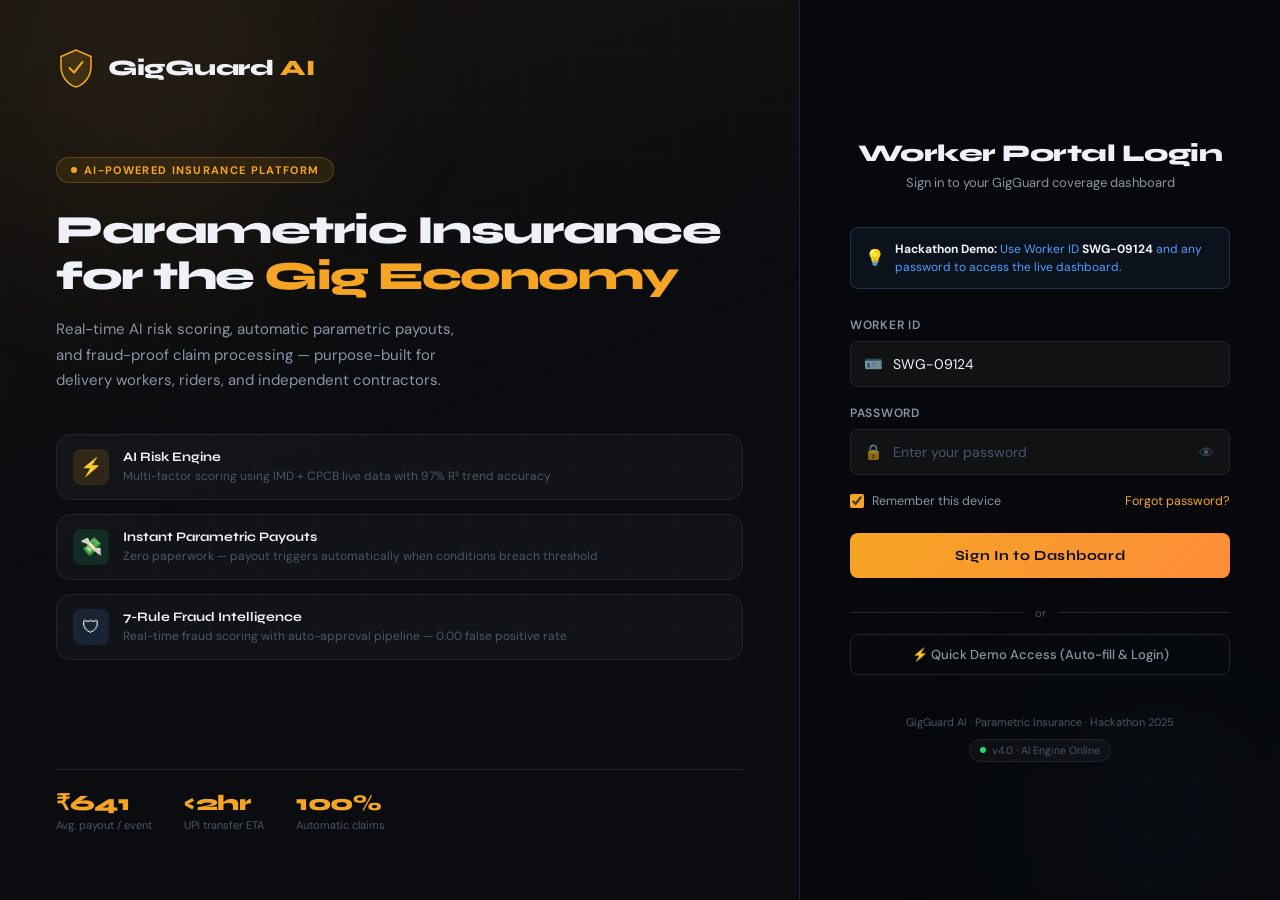
<file: index.html>
<!DOCTYPE html>
<html lang="en">

<head>
    <meta charset="UTF-8" />
    <meta name="viewport" content="width=device-width, initial-scale=1.0" />
    <title>GigGuard AI — Worker Dashboard</title>
    <link rel="stylesheet" href="style.css" />
</head>

<body>

    <!-- ═══════════════════════════════════════════════════════════════
       NAVIGATION BAR
  ════════════════════════════════════════════════════════════════ -->
    <nav class="navbar">
        <a href="index.html" class="nav-logo">
            <svg class="logo-icon" viewBox="0 0 34 34" fill="none">
                <path d="M17 2L4 7.5V17C4 24.18 9.68 30.9 17 33C24.32 30.9 30 24.18 30 17V7.5L17 2Z" fill="#f5a523"
                    fill-opacity="0.15" stroke="#f5a523" stroke-width="1.5" />
                <path d="M12 17l3.5 3.5L22 12" stroke="#f5a523" stroke-width="2" stroke-linecap="round"
                    stroke-linejoin="round" />
            </svg>
            <span class="logo-text">GigGuard <span>AI</span></span>
        </a>
        <ul class="nav-links">
            <li><a href="index.html" class="active">Dashboard</a></li>
            <li><a href="risk-monitor.html">Risk Monitor</a></li>
            <li><a href="payout.html">Payout</a></li>
        </ul>
        <div style="display:flex;align-items:center;gap:8px;">
            <div class="nav-status">
                <span class="dot"></span>
                Coverage Active
            </div>
            <button class="btn-logout" onclick="gigguardLogout()">⏻ Logout</button>
        </div>
    </nav>

    <!-- ═══════════════════════════════════════════════════════════════
       MAIN PAGE CONTENT
  ════════════════════════════════════════════════════════════════ -->
    <main class="page-container">

        <!-- Page Header -->
        <div class="page-header">
            <div class="eyebrow">Worker Dashboard</div>
            <h1>Your Protection Overview</h1>
            <p>AI-powered coverage status and disruption risk for today's shift.</p>
        </div>

        <!-- Pipeline Flow -->
        <div class="pipeline-flow" id="pipelineFlow">
            <div class="pf-step">
                <div class="pf-bubble" id="pf1">🌧</div>
                <div class="pf-label" id="pfl1">Environmental<br>Conditions</div>
            </div>
            <div class="pf-line" id="pfl1x"></div>
            <div class="pf-step">
                <div class="pf-bubble" id="pf2">📊</div>
                <div class="pf-label" id="pfl2">Risk Score<br>Computed</div>
            </div>
            <div class="pf-line" id="pfl2x"></div>
            <div class="pf-step">
                <div class="pf-bubble" id="pf3">🤖</div>
                <div class="pf-label" id="pfl3">AI Decision<br>Explanation</div>
            </div>
            <div class="pf-line" id="pfl3x"></div>
            <div class="pf-step">
                <div class="pf-bubble" id="pf4">💸</div>
                <div class="pf-label" id="pfl4">Payout<br>Decision</div>
            </div>
        </div>

        <!-- API Status Bar -->
        <div class="api-status-bar">
            <span class="api-dot loading" id="apiDot"></span>
            <span id="apiStatusText">Connecting to live AI engine…</span>
        </div>

        <!-- Dynamic Alert Banner -->
        <div class="alert-banner alert-warning" id="alertBanner" style="display:none;">
            <div class="alert-icon">⚠️</div>
            <div>
                <div class="alert-title" id="alertTitle">Disruption Alert Active</div>
                <div class="alert-desc" id="alertDesc">Loading live data…</div>
            </div>
        </div>

        <!-- Anomaly Alert (shown when anomaly_flag = true) -->
        <div class="anomaly-panel hidden" id="anomalyPanel" style="margin-bottom:20px;">
            <div class="anomaly-pulse"></div>
            <div>
                <div class="anomaly-title">🔬 Environmental Anomaly Detected</div>
                <div class="anomaly-desc" id="anomalyDesc">AI engine flagged an unusual spike in environmental readings.
                </div>
            </div>
        </div>

        <!-- Worker Profile -->
        <div class="worker-profile">
            <div class="worker-avatar">RK</div>
            <div class="worker-info">
                <div class="worker-name" id="workerName">Ravi Kumar</div>
                <div class="worker-meta">
                    <span id="workerPlatform">Swiggy Delivery Partner</span>
                    <span id="workerZone">Delhi NCR Zone</span>
                    <span id="workerId">ID #SWG-09124</span>
                </div>
            </div>
            <span class="stat-badge badge-green">✓ Active</span>
        </div>

        <!-- ═══════════════════════════════════════════════════════════
         ROW 1 — Top Stats
    ══════════════════════════════════════════════════════════════ -->
        <div class="grid-4" style="margin-bottom:16px;">

            <div class="card stat-card">
                <div class="card-title">Current Plan</div>
                <div class="stat-value" style="font-size:22px;" id="planName">Weekly Shield</div>
                <div class="stat-label">₹49 / week · Auto-renew</div>
                <span class="stat-badge badge-green">✓ Premium Tier</span>
            </div>

            <div class="card stat-card">
                <div class="card-title">Coverage Cap</div>
                <div class="stat-value amber" id="coverageCap">₹2,500</div>
                <div class="stat-label">Max payout per event</div>
                <span class="stat-badge badge-amber">Per Event</span>
            </div>

            <div class="card stat-card">
                <div class="card-title">Worker Status</div>
                <div class="stat-value green">Active</div>
                <div class="stat-label">Online · Shift active</div>
                <span class="stat-badge badge-green">⚡ On Shift</span>
            </div>

            <div class="card stat-card">
                <div class="card-title">Days Covered</div>
                <div class="stat-value" id="daysCovered">47</div>
                <div class="stat-label">Total protected work days</div>
                <span class="stat-badge badge-blue" id="memberSince">Since Jan 2025</span>
            </div>

        </div>

        <!-- ═══════════════════════════════════════════════════════════
         ROW 2 — Risk Card + Payout Card
    ══════════════════════════════════════════════════════════════ -->
        <div class="grid-3" style="margin-bottom:16px;">

            <!-- Risk Card -->
            <div class="card" style="grid-column: span 2;">
                <div class="card-title">Live Disruption Risk — Today</div>

                <!-- Environmental readings -->
                <div class="grid-3" style="margin-bottom:20px;">
                    <div>
                        <div style="font-size:11px; color:var(--text-muted); margin-bottom:6px;">🌧 Rainfall</div>
                        <div style="font-family:var(--font-display); font-size:22px; font-weight:800; color:#4e9eff;">
                            <span id="rainfallVal">—</span>
                            <span style="font-size:13px; font-weight:400; color:var(--text-secondary);"> mm/hr</span>
                        </div>
                        <div style="font-size:11px; margin-top:4px; color:var(--text-muted);" id="rainfallBand">—</div>
                    </div>
                    <div>
                        <div style="font-size:11px; color:var(--text-muted); margin-bottom:6px;">💨 AQI</div>
                        <div style="font-family:var(--font-display); font-size:22px; font-weight:800; color:#f5a523;">
                            <span id="aqiVal">—</span>
                            <span style="font-size:13px; font-weight:400; color:var(--text-secondary);"> µg/m³</span>
                        </div>
                        <div style="font-size:11px; margin-top:4px; color:var(--text-muted);" id="aqiBand">—</div>
                    </div>
                    <div>
                        <div style="font-size:11px; color:var(--text-muted); margin-bottom:6px;">🌬 Wind</div>
                        <div
                            style="font-family:var(--font-display); font-size:22px; font-weight:800; color:var(--text-primary);">
                            <span id="windVal">—</span>
                            <span style="font-size:13px; font-weight:400; color:var(--text-secondary);"> km/h</span>
                        </div>
                        <div style="font-size:11px; margin-top:4px; color:var(--text-muted);" id="windBand">—</div>
                    </div>
                </div>

                <div class="divider"></div>

                <!-- Risk Score Bar -->
                <div class="score-bar-wrap">
                    <div class="score-bar-label">
                        <span>Disruption Risk Score
                            <span
                                style="margin-left:8px; font-size:11px; padding:2px 8px; border-radius:99px; font-weight:700;"
                                id="riskLevelBadge" class="badge-amber">—</span>
                        </span>
                        <span id="riskScoreDisplay" style="font-weight:700;">—</span>
                    </div>
                    <div class="score-bar-track">
                        <div class="score-bar-fill fill-amber" id="riskScoreBar" style="width:0%;"></div>
                    </div>
                    <div
                        style="display:flex; justify-content:space-between; font-size:10.5px; color:var(--text-muted); margin-top:5px;">
                        <span>Low</span><span>Medium</span><span>High</span><span>Critical</span>
                    </div>
                </div>

                <!-- Primary Hazard + Confidence -->
                <div style="display:flex; gap:10px; margin-top:14px; flex-wrap:wrap;">
                    <span style="font-size:12px; color:var(--text-secondary);">
                        Primary hazard: <strong id="primaryHazard" style="color:var(--text-primary);">—</strong>
                    </span>
                    <span style="font-size:12px; color:var(--text-secondary);">
                        Confidence: <strong id="confidenceScore" style="color:var(--text-primary);">—</strong>
                        <span id="confidenceLabel" style="color:var(--text-muted); font-size:11px;"></span>
                    </span>
                </div>
            </div>

            <!-- Payout Status Card -->
            <div class="card">
                <div class="card-title">Payout Status</div>
                <div style="text-align:center; padding:10px 0 6px;">
                    <div id="payoutStatusIcon"
                        style="width:52px; height:52px; border-radius:50%; background:var(--green-dim); border:2px solid rgba(34,217,122,0.3); display:flex; align-items:center; justify-content:center; margin:0 auto 12px; font-size:22px;">
                        ✓</div>
                    <div id="payoutStatusLabel"
                        style="font-family:var(--font-display); font-size:13px; font-weight:700; color:var(--green); margin-bottom:4px;">
                        Payout Triggered</div>
                    <div id="payoutTierLabel" style="font-size:11px; color:var(--text-muted);">—</div>
                </div>
                <div class="divider"></div>

                <!-- Payout Breakdown -->
                <div class="payout-breakdown">
                    <div class="payout-line">
                        <span class="p-key">Gross Payout</span>
                        <span class="p-val" id="grossPayout">—</span>
                    </div>
                    <div class="payout-line deduct">
                        <span class="p-key">— Platform Fee (10%)</span>
                        <span class="p-val" id="platformFee">—</span>
                    </div>
                    <div class="payout-line deduct">
                        <span class="p-key">— Risk Loading</span>
                        <span class="p-val" id="riskLoading">—</span>
                    </div>
                    <div class="payout-line deduct">
                        <span class="p-key">— Freq. Adjustment</span>
                        <span class="p-val" id="claimAdj">—</span>
                    </div>
                    <div class="payout-line final-line">
                        <span class="p-key">Final Transfer</span>
                        <span class="p-val" id="finalPayout">—</span>
                    </div>
                </div>

                <a href="payout.html" style="display:block; text-align:center; margin-top:14px; padding:10px;
           background:rgba(245,165,35,0.1); border:1px solid rgba(245,165,35,0.25);
           border-radius:var(--radius-sm); font-size:12.5px; font-weight:600;
           color:var(--amber); text-decoration:none;">
                    View Full Payout Details →
                </a>
            </div>

        </div>

        <!-- ═══════════════════════════════════════════════════════════
         ROW 3 — AI Intelligence: Trend | Anomaly | Predicted
    ══════════════════════════════════════════════════════════════ -->
        <div class="grid-3" style="margin-bottom:16px;">

            <!-- Trend Analysis Card -->
            <div class="card">
                <div class="card-title">📈 AI Trend Analysis</div>
                <div style="text-align:center; padding:8px 0 4px;">
                    <div id="trendBadge" class="trend-badge trend-stable" style="display:inline-flex; margin:0 auto;">
                        <span class="trend-arrow" id="trendArrow">→</span>
                        <span id="trendLabel">Stable</span>
                    </div>
                    <div style="font-size:11px; color:var(--text-muted); margin-top:10px;">
                        Velocity: <strong id="trendVelocity" style="color:var(--text-secondary);">—</strong>
                        &nbsp;·&nbsp; R²: <strong id="rSquared" style="color:var(--text-secondary);">—</strong>
                    </div>
                </div>
                <!-- Mini sparkline -->
                <div class="sparkline-wrap" id="sparkline">
                    <!-- Bars injected by JS -->
                </div>
                <div style="font-size:11px; color:var(--text-muted); margin-top:4px; text-align:center;">
                    Last 10 risk score observations
                </div>
            </div>

            <!-- Anomaly Detection Card -->
            <div class="card">
                <div class="card-title">🔬 Anomaly Detection</div>
                <div style="text-align:center; padding:8px 0 4px;">
                    <div id="anomalyStatusIcon" style="font-size:36px; margin-bottom:8px;">✅</div>
                    <div id="anomalyStatusText"
                        style="font-family:var(--font-display); font-size:14px; font-weight:700; color:var(--green);">
                        No Anomaly
                    </div>
                    <div id="anomalySeverityBadge" class="stat-badge badge-green"
                        style="margin:10px auto 0; display:inline-flex;">
                        NONE
                    </div>
                </div>
                <div class="divider"></div>
                <div style="font-size:12px; color:var(--text-muted);">
                    Z-score max: <strong id="maxZScore" style="color:var(--text-secondary);">0.00</strong>
                </div>
                <div id="anomalyDetailsList" style="margin-top:8px; font-size:12px; color:var(--text-secondary);">
                    All sensor readings within normal range.
                </div>
            </div>

            <!-- Predicted Risk Card -->
            <div class="card">
                <div class="card-title">🤖 AI Predicted Risk</div>
                <div class="predicted-score-display">
                    <div class="predicted-number" id="predictedScore">—</div>
                    <div class="predicted-label">Predicted Score (next ~15 min)</div>
                    <div class="predicted-level-badge" id="predictedLevelBadge">— Level</div>
                </div>
                <div class="divider"></div>
                <div style="font-size:12px; color:var(--text-secondary);">
                    <div style="margin-bottom:6px;">Current score:
                        <strong id="currentScoreSmall" style="color:var(--text-primary);">—</strong>
                    </div>
                    <div id="predictionDelta" style="font-size:11.5px; color:var(--text-muted);">
                        Awaiting data…
                    </div>
                </div>
                <!-- Predicted bar -->
                <div class="score-bar-wrap" style="margin-top:12px;">
                    <div class="score-bar-track">
                        <div class="score-bar-fill fill-blue" id="predictedBar" style="width:0%;"></div>
                    </div>
                </div>
            </div>

        </div>

        <!-- ═══════════════════════════════════════════════════════════
         AI INSIGHTS PANEL (full-width) — decision_explanation
    ══════════════════════════════════════════════════════════════ -->
        <div class="ai-insights-panel">
            <div class="ai-panel-header">
                <span class="ai-tag">⚡ AI Engine</span>
                <h3>Decision Intelligence</h3>
            </div>
            <div class="ai-reason-label">DECISION EXPLANATION</div>
            <div class="ai-explanation" id="decisionExplanation">
                Loading AI reasoning…
            </div>
            <div class="ai-reason-label">RISK CATEGORY REASON</div>
            <div class="ai-reason" id="riskCategoryReason">
                Loading risk categorisation…
            </div>
        </div>

        <!-- ═══════════════════════════════════════════════════════════
         ROW 4 — Actuarial Model | Fraud Intelligence
    ══════════════════════════════════════════════════════════════ -->
        <div class="grid-2" style="margin-bottom:16px;">

            <!-- Actuarial Panel -->
            <div class="card">
                <div class="card-title">📊 Actuarial Model
                    <span class="tooltip-wrap"><span class="tooltip-icon">?</span><span class="tooltip-text">Actuarial model estimates expected losses and adjusts premiums dynamically based on live risk scores.</span></span>
                </div>
                <div class="metric-grid">
                    <div class="metric-item">
                        <div class="metric-label">Expected Loss
                            <span class="tooltip-wrap"><span class="tooltip-icon">?</span><span class="tooltip-text">P(event) × Coverage Cap — average payout per policy period.</span></span>
                        </div>
                        <div class="metric-value amber" id="expectedLoss">—</div>
                        <div class="metric-sub">P(event) × coverage cap</div>
                    </div>
                    <div class="metric-item">
                        <div class="metric-label">Event Probability
                            <span class="tooltip-wrap"><span class="tooltip-icon">?</span><span class="tooltip-text">Probability that current conditions trigger a payout event.</span></span>
                        </div>
                        <div class="metric-value" id="eventProbability">—</div>
                        <div class="metric-sub">at current risk state</div>
                        <div class="act-prob-bar-track"><div class="act-prob-bar-fill" id="eventProbBar" style="width:0%;"></div></div>
                    </div>
                    <div class="metric-item">
                        <div class="metric-label">Dynamic Premium</div>
                        <div class="metric-value" id="dynamicPremium">—</div>
                        <div class="metric-sub">risk-adjusted rate</div>
                    </div>
                    <div class="metric-item">
                        <div class="metric-label">Claims Reserve</div>
                        <div class="metric-value" id="claimsReserve">—</div>
                        <div class="metric-sub">solvency buffer per policy</div>
                    </div>
                </div>
                <div class="divider"></div>
                <div style="font-size:12px; color:var(--text-secondary); display:flex; justify-content:space-between; align-items:center;">
                    <span>Loss Ratio: <strong id="lossRatio" style="color:var(--text-primary);">—</strong></span>
                    <span id="premiumAdequacyBadge"></span>
                </div>
            </div>

            <!-- Fraud Intelligence Panel -->
            <div class="card">
                <div class="card-title">🛡 Fraud Intelligence</div>
                <div class="fraud-score-display">
                    <div class="fraud-score-number" id="fraudScoreDisplay" style="color:var(--green);">0.00</div>
                    <div style="font-size:11px; color:var(--text-muted); margin-top:4px;">Fraud Score (0.0 – 1.0)</div>
                    <div class="fraud-score-track">
                        <div class="fraud-score-fill fill-green" id="fraudScoreBar" style="width:0%;"></div>
                    </div>
                    <div class="verdict-badge verdict-SAFE" id="verdictBadge">● SAFE</div>
                </div>
                <div class="divider"></div>
                <div style="font-size:12px; color:var(--text-secondary); margin-bottom:8px;">
                    Auto-approve: <strong id="autoApprove" style="color:var(--green);">Yes</strong>
                    &nbsp;·&nbsp; Flags triggered: <strong id="flagCount" style="color:var(--text-primary);">0</strong>
                </div>
                <div class="fraud-explanation-text" id="fraudExplanation">
                    Loading fraud analysis…
                </div>
            </div>

        </div>

        <!-- ═══════════════════════════════════════════════════════════
         ROW 5 — Plan Details | Activity Log
    ══════════════════════════════════════════════════════════════ -->
        <div class="grid-2">

            <div class="card">
                <div class="card-title">Plan Details — Weekly Shield</div>
                <div class="plan-row"><span class="plan-key">Plan Type</span><span class="plan-val">Parametric Weather
                        Insurance</span></div>
                <div class="plan-row"><span class="plan-key">Premium</span><span class="plan-val">₹49 / week</span>
                </div>
                <div class="plan-row"><span class="plan-key">Coverage Cap</span><span class="plan-val">₹2,500 per
                        event</span></div>
                <div class="plan-row"><span class="plan-key">Trigger: Rainfall</span><span class="plan-val">≥ 50
                        mm/hr</span></div>
                <div class="plan-row"><span class="plan-key">Trigger: AQI</span><span class="plan-val">≥ 250
                        µg/m³</span></div>
                <div class="plan-row"><span class="plan-key">Trigger: Wind</span><span class="plan-val">≥ 45 km/h</span>
                </div>
                <div class="plan-row"><span class="plan-key">Claim Process</span><span class="plan-val">Fully
                        Automatic</span></div>
                <div class="plan-row"><span class="plan-key">Valid Until</span><span class="plan-val"
                        id="validUntil">Mar 16, 2026</span></div>
            </div>

            <div class="card">
                <div class="card-title"><span class="live-dot"></span> Live Activity Log</div>
                <div class="event-log" id="activityLog">
                    <div class="event-item">
                        <div class="event-dot" style="background:var(--text-muted);"></div>
                        <div class="event-time">—</div>
                        <div class="event-desc">Connecting to AI engine…</div>
                    </div>
                </div>
            </div>

        </div>

    </main>

    <footer class="footer">
        GigGuard AI · AI-Powered Parametric Insurance · v4 · Built with ❤️ for Hackathon 2025
    </footer>

    <!-- ═══════════════════════════════════════════════════════════════
       JAVASCRIPT — API Fetch + DOM Population
  ════════════════════════════════════════════════════════════════ -->
    <script>
        /* ── Auth guard ───────────────────────────────────────────────────────── */
        if (!sessionStorage.getItem('gigguard_auth')) { window.location.replace('login.html'); }
        function gigguardLogout() { sessionStorage.clear(); window.location.href = 'login.html'; }

        /* ── Helpers ─────────────────────────────────────────────────────────── */
        const $ = id => document.getElementById(id);
        const fmt = n => n !== undefined && n !== null ? '₹' + Number(n).toLocaleString('en-IN', { maximumFractionDigits: 0 }) : '—';
        const pct = n => n !== undefined && n !== null ? Math.round(n * 100) + '%' : '—';

        // Colour a risk score (0–1) into CSS class
        function riskColour(score) {
            if (score < 0.35) return 'fill-green';
            if (score < 0.60) return 'fill-amber';
            return 'fill-red';
        }
        function riskTextColour(level) {
            const map = { LOW: 'var(--green)', MEDIUM: 'var(--amber)', HIGH: 'var(--red)', CRITICAL: 'var(--red)' };
            return map[level] || 'var(--amber)';
        }

        /* ── animateNumber: count up from current to target ──────────────────── */
        function animateNumber(el, target, prefix, suffix, decimals) {
            if (!el) return;
            const start = 0, duration = 900;
            const startTime = performance.now();
            const fmt = v => prefix + (decimals ? v.toFixed(decimals) : Math.round(v).toLocaleString('en-IN')) + suffix;
            function step(now) {
                const p = Math.min((now - startTime) / duration, 1);
                const ease = 1 - Math.pow(1 - p, 3);
                el.textContent = fmt(start + (target - start) * ease);
                if (p < 1) requestAnimationFrame(step);
            }
            requestAnimationFrame(step);
        }

        /* ── renderExplanation: generate rich AI explanation ─────────────────── */
        function renderExplanation(risk, payout) {
            const score = Math.round((risk.risk_score || 0) * 100);
            const rf = risk.rainfall || 0;
            const aqi = risk.aqi || 0;
            const wind = risk.wind_speed || 0;
            const pred = Math.round((risk.predicted_risk_score || risk.risk_score || 0) * 100);
            const conf = Math.round((risk.confidence?.score || 0) * 100);
            const trend = risk.trend || 'stable';
            const level = risk.risk_level || 'LOW';

            let parts = [];
            if (rf >= 50) parts.push(`Heavy rainfall (${rf} mm/hr)`);
            else if (rf > 0) parts.push(`Moderate rainfall (${rf} mm/hr)`);
            if (aqi >= 250) parts.push(`hazardous AQI ${aqi} µg/m³`);
            else if (aqi >= 100) parts.push(`poor AQI ${aqi} µg/m³`);
            if (wind >= 45) parts.push(`strong wind (${wind} km/h)`);

            let narrative = parts.length
                ? parts.join(', ') + ` increased disruption probability to <strong>${score}%</strong>.`
                : `Current conditions show a risk score of <strong>${score}/100</strong>.`;

            if (payout && payout.triggered)
                narrative += ` This triggered a <strong>${payout.tier_label || 'MILD'}</strong> tier payout (${Math.round((payout.payout_percentage || 0) * 100)}% of coverage cap).`;

            if (trend === 'increasing')
                narrative += ` ↑ Risk is trending upward — AI predicts escalation to <strong>${pred}/100</strong> in ~15 min.`;
            else if (trend === 'decreasing')
                narrative += ` ↓ Risk is easing — AI predicts score will drop to <strong>${pred}/100</strong>.`;

            return { narrative, conf, factors: risk.anomaly_details || [] };
        }

        /* ── updateRiskUI: apply risk-level colour class to a card ───────────── */
        function updateRiskUI(level, cardEl) {
            if (!cardEl) return;
            cardEl.classList.remove('card-critical', 'card-warning');
            if (level === 'CRITICAL' || level === 'HIGH') cardEl.classList.add('card-critical');
            else if (level === 'MEDIUM') cardEl.classList.add('card-warning');
        }

        /* ── updatePipelineFlow ───────────────────────────────────────────────── */
        function updatePipelineFlow(step) {
            for (let i = 1; i <= 4; i++) {
                const b = $('pf' + i), l = $('pfl' + i);
                if (!b) continue;
                if (i < step) { b.classList.add('done'); b.classList.remove('active'); if(l) { l.classList.add('done'); l.classList.remove('active'); } }
                else if (i === step) { b.classList.add('active'); b.classList.remove('done'); if(l) { l.classList.add('active'); l.classList.remove('done'); } }
                else { b.classList.remove('done','active'); if(l) l.classList.remove('done','active'); }
            }
            // connector lines
            for (let i = 1; i <= 3; i++) {
                const ln = $('pfl' + i + 'x');
                if (!ln) continue;
                ln.classList.toggle('done', i < step);
                ln.classList.toggle('active', i === step - 1);
            }
        }

        /* ── API fetch with demo fallback ─────────────────────────────────────── */
        async function loadDashboard() {
            setApiStatus('loading', 'Connecting to AI engine…');
            updatePipelineFlow(1);

            let data;
            try {
                const res = await fetch('http://127.0.0.1:8000/dashboard', { signal: AbortSignal.timeout(5000) });
                if (!res.ok) throw new Error('Bad response');
                data = await res.json();
                setApiStatus('live', 'Live AI engine connected · ' + (data.last_updated || ''));
            } catch (e) {
                setApiStatus('offline', 'API offline — showing demo data');
                data = getDemoData();
            }

            updatePipelineFlow(2);
            populateDashboard(data);
        }

        function setApiStatus(state, msg) {
            const dot = $('apiDot');
            const text = $('apiStatusText');
            dot.className = 'api-dot ' + state;
            text.textContent = msg;
        }

        /* ── Main populator ───────────────────────────────────────────────────── */
        function populateDashboard(d) {
            const risk = d.current_risk;
            const payout = d.payout_status;
            const fraud = payout.fraud_check || {};
            const act = d.actuarial || {};
            const worker = d.worker || {};

            // Worker info
            if (worker.name) $('workerName').textContent = worker.name;
            if (worker.platform) $('workerPlatform').textContent = worker.platform + ' Delivery Partner';
            if (worker.zone) $('workerZone').textContent = worker.zone;
            if (worker.id) $('workerId').textContent = 'ID #' + worker.id;
            if (worker.days_covered) $('daysCovered').textContent = worker.days_covered;
            if (worker.member_since) $('memberSince').textContent = 'Since ' + worker.member_since;
            if (d.plan && d.plan.valid_until) $('validUntil').textContent = d.plan.valid_until;

            // ── Environmental readings ───────────────────────────────────────────
            $('rainfallVal').textContent = risk.rainfall ?? '—';
            $('aqiVal').textContent = risk.aqi ?? '—';
            $('windVal').textContent = risk.wind_speed ?? '—';
            $('rainfallBand').textContent = risk.imd_bands?.rainfall ?? '—';
            $('aqiBand').textContent = risk.imd_bands?.aqi ?? '—';
            $('windBand').textContent = risk.imd_bands?.wind_speed ?? '—';

            // Colour coding for bands
            const rainfallDanger = ['heavy', 'very_heavy', 'extreme'].includes(risk.imd_bands?.rainfall);
            const aqiDanger = ['very_poor', 'severe'].includes(risk.imd_bands?.aqi);
            if (rainfallDanger) $('rainfallBand').style.color = 'var(--red)';
            if (aqiDanger) $('aqiBand').style.color = 'var(--amber)';

            // ── Risk score ─────────────────────────────────────────────────────
            const score = risk.risk_score ?? 0;
            const level = risk.risk_level ?? 'LOW';
            const scorePercent = Math.round(score * 100);

            $('riskScoreDisplay').textContent = scorePercent + ' / 100';
            $('riskScoreDisplay').style.color = riskTextColour(level);

            const bar = $('riskScoreBar');
            bar.className = 'score-bar-fill ' + riskColour(score);
            setTimeout(() => { bar.style.width = scorePercent + '%'; }, 300);

            const levelBadge = $('riskLevelBadge');
            levelBadge.textContent = level;
            const lvlClass = { LOW: 'badge-green', MEDIUM: 'badge-amber', HIGH: 'badge-red', CRITICAL: 'badge-red' };
            levelBadge.className = 'stat-badge ' + (lvlClass[level] || 'badge-amber');

            $('primaryHazard').textContent = risk.primary_hazard ?? '—';
            $('confidenceScore').textContent = risk.confidence?.score !== undefined
                ? (Math.round(risk.confidence.score * 100) + '%') : '—';
            $('confidenceLabel').textContent = ' (' + (risk.confidence?.label ?? '') + ')';

            // ── Alert banner ────────────────────────────────────────────────────
            const banner = $('alertBanner');
            if (payout.triggered) {
                banner.style.display = 'flex';
                $('alertTitle').textContent = 'Disruption Alert — ' + level;
                $('alertDesc').innerHTML = 'Risk score <strong>' + scorePercent + '/100</strong>. '
                    + 'Payout threshold met — <strong>' + (payout.tier_label || 'MILD') + '</strong> tier activated. '
                    + (risk.risk_trend?.message || '');
            } else {
                banner.style.display = 'none';
            }

            // ── Payout card ─────────────────────────────────────────────────────
            const triggered = payout.triggered;
            $('payoutStatusIcon').textContent = triggered ? '✓' : '—';
            $('payoutStatusIcon').style.background = triggered ? 'var(--green-dim)' : 'var(--bg-base)';
            $('payoutStatusLabel').textContent = triggered ? 'Payout Triggered' : 'No Payout Yet';
            $('payoutStatusLabel').style.color = triggered ? 'var(--green)' : 'var(--text-muted)';
            $('payoutTierLabel').textContent = payout.tier_label ? payout.tier_label + ' tier · ' + pct(payout.payout_percentage) + ' of cap' : '—';
            $('grossPayout').textContent = fmt(payout.gross_payout);
            $('platformFee').textContent = fmt(payout.platform_fee);
            $('riskLoading').textContent = payout.risk_loading !== undefined ? (Math.round(payout.risk_loading * 100) + '% applied') : '—';
            $('claimAdj').textContent = payout.claim_adjustment !== undefined ? (Math.round(payout.claim_adjustment * 100) + '% of net') : '—';
            $('finalPayout').textContent = fmt(payout.final_payout ?? payout.effective_payout);

            // ── Trend card ──────────────────────────────────────────────────────
            const trend = risk.trend || 'stable'; // increasing | stable | decreasing
            const trendConfig = {
                increasing: { arrow: '↑', label: 'Increasing', cls: 'trend-up' },
                stable: { arrow: '→', label: 'Stable', cls: 'trend-stable' },
                decreasing: { arrow: '↓', label: 'Decreasing', cls: 'trend-down' },
            };
            const tc = trendConfig[trend] || trendConfig.stable;
            $('trendArrow').textContent = tc.arrow;
            $('trendLabel').textContent = tc.label;
            const badge = $('trendBadge');
            badge.className = 'trend-badge ' + tc.cls;

            $('trendVelocity').textContent = risk.trend_velocity !== undefined ? risk.trend_velocity.toFixed(4) : '—';
            $('rSquared').textContent = risk.r_squared !== undefined ? risk.r_squared.toFixed(3) : '—';

            // Sparkline — build from single score as demo (real usage: keep a local array)
            buildSparkline(score, level);

            // ── Anomaly card ────────────────────────────────────────────────────
            const anomaly = risk.anomaly_flag;
            const anomalySev = risk.anomaly_severity || 'NONE';

            if (anomaly) {
                $('anomalyPanel').classList.remove('hidden');
                const details = (risk.anomaly_details || []).join(', ') || 'Unknown spike';
                $('anomalyDesc').textContent = 'Detected: ' + details + ' · Z-score: ' + (risk.max_z_score ?? '—');
                $('anomalyStatusIcon').textContent = '🚨';
                $('anomalyStatusText').textContent = 'Anomaly Detected';
                $('anomalyStatusText').style.color = 'var(--red)';
                $('anomalySeverityBadge').textContent = anomalySev;
                $('anomalySeverityBadge').className = 'stat-badge ' + (anomalySev === 'SEVERE' ? 'badge-red' : 'badge-amber');
            } else {
                $('anomalyPanel').classList.add('hidden');
                $('anomalyStatusIcon').textContent = '✅';
                $('anomalyStatusText').textContent = 'No Anomaly';
                $('anomalyStatusText').style.color = 'var(--green)';
                $('anomalySeverityBadge').textContent = 'NONE';
                $('anomalySeverityBadge').className = 'stat-badge badge-green';
            }
            $('maxZScore').textContent = (risk.max_z_score ?? 0).toFixed(2);
            $('anomalyDetailsList').textContent = anomaly
                ? (risk.anomaly_details || []).join(' · ')
                : 'All sensor readings within normal range.';

            // ── Predicted risk card ─────────────────────────────────────────────
            const pred = risk.predicted_risk_score ?? score;
            const predLevel = risk.predicted_risk_level ?? level;
            const predPct = Math.round(pred * 100);

            $('predictedScore').textContent = predPct;
            $('predictedScore').style.color = riskTextColour(predLevel);
            $('predictedLevelBadge').textContent = predLevel + ' level';
            $('currentScoreSmall').textContent = scorePercent + ' / 100';

            const delta = pred - score;
            const deltaStr = (delta >= 0 ? '↑ +' : '↓ ') + Math.abs(Math.round(delta * 100)) + ' pts';
            $('predictionDelta').textContent = 'Change: ' + deltaStr + ' from current score';
            $('predictionDelta').style.color = delta > 0.05 ? 'var(--red)' : (delta < -0.05 ? 'var(--green)' : 'var(--text-muted)');

            const predBar = $('predictedBar');
            predBar.className = 'score-bar-fill ' + riskColour(pred);
            setTimeout(() => { predBar.style.width = predPct + '%'; }, 500);

            // ── AI Insights panel (dynamic explanation) ──────────────────────────
            updatePipelineFlow(3);
            const exp = renderExplanation(risk, payout);
            const expEl = $('decisionExplanation');
            expEl.innerHTML = `<div class="ai-conf-row"><span class="ai-conf-badge"><span class="pulse-dot"></span> Confidence: ${exp.conf}%</span><span style="font-size:11px;color:var(--text-muted);">Primary hazard: <strong style="color:var(--text-primary);">${risk.primary_hazard || '—'}</strong></span></div>` + exp.narrative;
            $('riskCategoryReason').textContent = risk.risk_category_reason || 'Risk category analysis not available.';

            // ── Payout pipeline step ─────────────────────────────────────────────
            if (payout.triggered) updatePipelineFlow(4);

            // ── Apply critical glow ─────────────────────────────────────────────
            updateRiskUI(level, document.querySelector('.card'));

            // ── Actuarial panel ──────────────────────────────────────────────────
            $('expectedLoss').textContent = fmt(act.expected_loss);
            const evProb = act.event_probability !== undefined ? act.event_probability : 0;
            $('eventProbability').textContent = evProb ? Math.round(evProb * 100) + '%' : '—';
            setTimeout(() => { const eb = $('eventProbBar'); if(eb) eb.style.width = Math.round(evProb * 100) + '%'; }, 500);
            $('dynamicPremium').textContent = fmt(act.dynamic_premium);
            $('claimsReserve').textContent = fmt(act.claims_reserve);
            $('lossRatio').textContent = act.expected_loss_ratio !== undefined ? act.expected_loss_ratio.toFixed(2) : '—';
            // Premium adequacy badge
            const adq = act.premium_adequacy || '';
            const adqCls = adq.includes('UNDER') ? 'adequacy-under' : adq.includes('OVER') ? 'adequacy-over' : 'adequacy-ok';
            const adqBadge = $('premiumAdequacyBadge');
            if(adqBadge) adqBadge.innerHTML = `<span class="adequacy-badge ${adqCls}">${adq || '—'}</span>`;

            // ── Fraud panel ──────────────────────────────────────────────────────
            const fs = fraud.fraud_score ?? 0;
            const verdict = fraud.verdict || 'SAFE';
            $('fraudScoreDisplay').textContent = fs.toFixed(2);
            $('fraudScoreDisplay').style.color = fs > 0.50 ? 'var(--red)' : (fs > 0.25 ? 'var(--amber)' : 'var(--green)');

            const fraudBar = $('fraudScoreBar');
            fraudBar.className = 'fraud-score-fill ' + (fs > 0.50 ? 'fill-red' : (fs > 0.25 ? 'fill-amber' : 'fill-green'));
            setTimeout(() => { fraudBar.style.width = (fs * 100) + '%'; }, 400);

            const vBadge = $('verdictBadge');
            vBadge.textContent = '● ' + verdict;
            vBadge.className = 'verdict-badge verdict-' + verdict;

            $('autoApprove').textContent = fraud.auto_approve ? 'Yes' : 'No';
            $('autoApprove').style.color = fraud.auto_approve ? 'var(--green)' : 'var(--red)';
            $('flagCount').textContent = (fraud.flags || []).length;
            $('fraudExplanation').textContent = fraud.fraud_explanation || fraud.reason || 'No fraud signals detected.';

            // ── Activity log ─────────────────────────────────────────────────────
            buildActivityLog(risk, payout, d.last_updated);

            // ── Animate all score bars ────────────────────────────────────────────
            document.querySelectorAll('.score-bar-fill').forEach(el => {
                const target = el.style.width;
                if (!target || target === '0%') return;
                el.style.width = '0%';
                setTimeout(() => { el.style.width = target; }, 300);
            });
        }

        /* ── Sparkline builder ────────────────────────────────────────────────── */
        // Store rolling scores in sessionStorage for sparkline continuity
        function buildSparkline(currentScore, level) {
            const key = 'gg_sparkline';
            let history = JSON.parse(sessionStorage.getItem(key) || '[]');
            history.push(currentScore);
            if (history.length > 10) history = history.slice(-10);
            sessionStorage.setItem(key, JSON.stringify(history));

            const container = $('sparkline');
            container.innerHTML = '';
            // Pad to 10 bars
            const padded = Array(10 - history.length).fill(0).concat(history);
            padded.forEach(score => {
                const bar = document.createElement('div');
                bar.className = 'spark-bar ' + (score > 0.6 ? 'high' : score > 0.35 ? 'medium' : 'low');
                bar.style.height = Math.max(4, Math.round(score * 32)) + 'px';
                container.appendChild(bar);
            });
        }

        /* ── Activity log builder ─────────────────────────────────────────────── */
        function buildActivityLog(risk, payout, timestamp) {
            const log = $('activityLog');
            const now = timestamp ? timestamp.split(' ')[1] : new Date().toLocaleTimeString('en-IN', { hour: '2-digit', minute: '2-digit' });

            const entries = [];

            if (payout.triggered) {
                entries.push({ color: 'var(--green)', time: now, text: `<strong>Payout triggered</strong> — ${payout.tier_label} tier · ${fmt(payout.final_payout)} initiated.` });
            }
            if (risk.anomaly_flag) {
                entries.push({ color: 'var(--red)', time: now, text: `<strong>Anomaly detected</strong> — ${(risk.anomaly_details || []).join(', ')} (Z=${risk.max_z_score?.toFixed(2)}).` });
            }
            if (risk.trend === 'increasing') {
                entries.push({ color: 'var(--amber)', time: now, text: `<strong>Risk trending up</strong> — slope +${(risk.trend_velocity || 0).toFixed(4)}/step. Predicted: ${Math.round((risk.predicted_risk_score || 0) * 100)}/100.` });
            }
            entries.push({ color: 'var(--blue)', time: now, text: `<strong>AI engine update</strong> — Risk score ${Math.round((risk.risk_score || 0) * 100)}/100 · ${risk.risk_level} · ${risk.confidence?.label || ''}` });
            entries.push({ color: 'var(--text-muted)', time: '09:00', text: '<strong>Plan active</strong> — Weekly Shield auto-renewed for ₹49.' });

            log.innerHTML = entries.map(e => `
      <div class="event-item">
        <div class="event-dot" style="background:${e.color};"></div>
        <div class="event-time">${e.time}</div>
        <div class="event-desc">${e.text}</div>
      </div>
    `).join('');
        }

        /* ── Demo data (API fallback) ─────────────────────────────────────────── */
        function getDemoData() {
            return {
                worker: {
                    name: "Ravi Kumar", platform: "Swiggy", zone: "Delhi NCR — Laxmi Nagar",
                    id: "SWG-09124", days_covered: 47, member_since: "Jan 2025"
                },
                plan: { plan_name: "Weekly Shield", coverage_cap_inr: 2500, valid_until: "2026-03-16" },
                current_risk: {
                    risk_score: 0.7020, risk_level: "HIGH", primary_hazard: "AQI",
                    rainfall: 87.0, aqi: 312.0, wind_speed: 54.0,
                    imd_bands: { rainfall: "heavy", aqi: "severe", wind_speed: "fresh" },
                    confidence: { score: 0.62, label: "HIGH_CONF" },
                    risk_trend: { trend: "HIGH", message: "High disruption risk expected within 1–2 hours — heavy rainfall and hazardous air quality detected.", eta_hours: 1, contributing_factors: ["heavy rainfall", "hazardous AQI"], confidence: 0.8 },
                    trend: "increasing", trend_velocity: 0.1503, slope: 0.1503, r_squared: 0.97,
                    anomaly_flag: false, anomaly_severity: "NONE", anomaly_details: [], max_z_score: 1.4,
                    predicted_risk_score: 0.85, predicted_risk_level: "HIGH",
                    risk_category_reason: "Multiple parameters in danger bands. Primary driver: AQI. Score 0.702 exceeds the HIGH threshold (0.60).",
                    decision_explanation: "Risk is trending upward (slope +0.1503/step, R²=0.97) based on the last 7 readings. AI model predicts escalation to 0.850 (HIGH) within the next 3 observation windows (~15 min). Prediction confidence: 62% based on 7/10 historical data points."
                },
                payout_status: {
                    triggered: true, tier_label: "MILD", payout_percentage: 0.30,
                    gross_payout: 750, platform_fee: 75, net_payout: 675,
                    risk_loading: 0.05, claim_adjustment: 1.0, final_payout: 641, effective_payout: 641, amount_inr: 641,
                    exclusion: { is_excluded: false, exclusion_code: "SAFE" },
                    fraud_check: {
                        raw_score: 0, fraud_score: 0.0, fraud_flag: false, verdict: "SAFE",
                        flag_codes: [], reason: "All fraud checks passed.",
                        fraud_explanation: "All fraud detection rules passed. No suspicious patterns detected. Fraud score: 0.00 (SAFE threshold ≤ 0.25). Claim approved for automatic processing.",
                        auto_approve: true, flags: []
                    },
                    message: "Automatic payout triggered.", payout_explanation: "MILD tier activated.",
                    delivery: { method: "UPI Auto-Transfer", upi_id_masked: "rkumar**91@upi", eta_hours: 2 }
                },
                actuarial: {
                    pure_premium: 346.5, loaded_premium: 485.1, premium_adequacy: "UNDER-PRICED",
                    expected_loss_ratio: 7.07, claims_reserve: 481.25, expected_weekly_payout: 346.5,
                    event_probability: 0.40, expected_loss: 1000.0, dynamic_premium: 83.4,
                    risk_loading: 0.05, claim_adjustment: 1.0
                },
                last_updated: new Date().toLocaleString('en-IN')
            };
        }

        /* ── Boot ─────────────────────────────────────────────────────────────── */
        document.addEventListener('DOMContentLoaded', () => {
            loadDashboard();
            // Refresh every 60 seconds
            setInterval(loadDashboard, 60000);
        });
    </script>

</body>

</html>
</file>
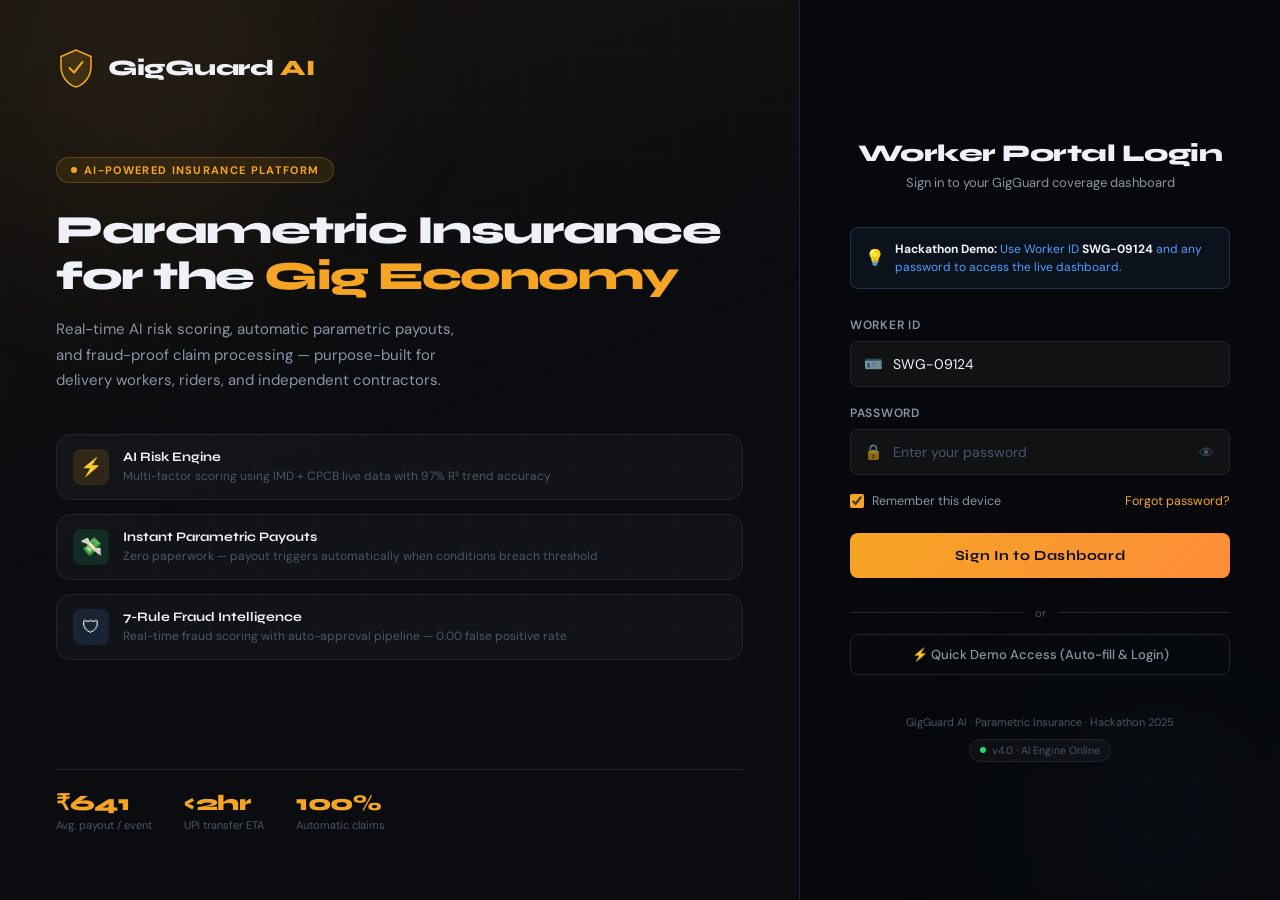
<file: login.html>
<!DOCTYPE html>
<html lang="en">

<head>
    <meta charset="UTF-8" />
    <meta name="viewport" content="width=device-width, initial-scale=1.0" />
    <title>GigGuard AI — Secure Login</title>
    <link rel="preconnect" href="https://fonts.googleapis.com" />
    <link
        href="https://fonts.googleapis.com/css2?family=Syne:wght@400;600;700;800&family=DM+Sans:wght@300;400;500;600&display=swap"
        rel="stylesheet" />
    <style>
        *,
        *::before,
        *::after {
            box-sizing: border-box;
            margin: 0;
            padding: 0;
        }

        :root {
            --bg-base: #0a0c10;
            --bg-card: #11141b;
            --border: #1e2530;
            --amber: #f5a523;
            --amber-light: #ffc85c;
            --green: #22d97a;
            --green-dim: #22d97a33;
            --red: #ff4b5c;
            --blue: #4e9eff;
            --text-primary: #eef1f7;
            --text-secondary: #8a94a6;
            --text-muted: #4a5568;
            --radius-sm: 8px;
            --radius-md: 14px;
            --radius-lg: 20px;
            --font-display: 'Syne', sans-serif;
            --font-body: 'DM Sans', sans-serif;
        }

        html,
        body {
            height: 100%;
            background: var(--bg-base);
            font-family: var(--font-body);
            color: var(--text-primary);
            overflow-x: hidden;
        }

        /* ── Background grid + glows ── */
        body::before {
            content: '';
            position: fixed;
            inset: 0;
            background-image:
                linear-gradient(rgba(245, 165, 35, 0.025) 1px, transparent 1px),
                linear-gradient(90deg, rgba(245, 165, 35, 0.025) 1px, transparent 1px);
            background-size: 52px 52px;
            pointer-events: none;
            z-index: 0;
        }

        .glow-orb {
            position: fixed;
            border-radius: 50%;
            filter: blur(80px);
            pointer-events: none;
            z-index: 0;
        }

        .glow-orb-1 {
            width: 500px;
            height: 500px;
            background: radial-gradient(circle, rgba(245, 165, 35, 0.10) 0%, transparent 70%);
            top: -180px;
            left: -100px;
        }

        .glow-orb-2 {
            width: 400px;
            height: 400px;
            background: radial-gradient(circle, rgba(78, 158, 255, 0.07) 0%, transparent 70%);
            bottom: -120px;
            right: -80px;
        }

        /* ── Layout ── */
        .login-wrapper {
            display: flex;
            min-height: 100vh;
            position: relative;
            z-index: 1;
        }

        /* ─── LEFT PANEL ─── */
        .login-left {
            flex: 1;
            display: flex;
            flex-direction: column;
            justify-content: space-between;
            padding: 48px 56px;
            background: linear-gradient(160deg, rgba(245, 165, 35, 0.06) 0%, transparent 50%);
            border-right: 1px solid var(--border);
            min-height: 100vh;
        }

        .brand-block {
            display: flex;
            align-items: center;
            gap: 12px;
        }

        .brand-shield {
            width: 40px;
            height: 40px;
        }

        .brand-name {
            font-family: var(--font-display);
            font-size: 22px;
            font-weight: 800;
            color: var(--text-primary);
            letter-spacing: -0.3px;
        }

        .brand-name span {
            color: var(--amber);
        }

        .left-main {
            flex: 1;
            display: flex;
            flex-direction: column;
            justify-content: center;
            padding: 40px 0;
        }

        .left-tag {
            display: inline-flex;
            align-items: center;
            gap: 7px;
            font-size: 11px;
            font-weight: 700;
            letter-spacing: 0.12em;
            text-transform: uppercase;
            color: var(--amber);
            background: rgba(245, 165, 35, 0.10);
            border: 1px solid rgba(245, 165, 35, 0.25);
            border-radius: 99px;
            padding: 5px 14px;
            margin-bottom: 24px;
            width: fit-content;
        }

        .left-tag .dot {
            width: 6px;
            height: 6px;
            border-radius: 50%;
            background: var(--amber);
            animation: pulse-a 1.6s infinite;
        }

        @keyframes pulse-a {

            0%,
            100% {
                opacity: 1;
                transform: scale(1);
            }

            50% {
                opacity: .4;
                transform: scale(.75);
            }
        }

        .left-headline {
            font-family: var(--font-display);
            font-size: 40px;
            font-weight: 800;
            line-height: 1.15;
            letter-spacing: -1.5px;
            color: var(--text-primary);
            margin-bottom: 18px;
        }

        .left-headline .hl {
            color: var(--amber);
        }

        .left-sub {
            font-size: 15px;
            color: var(--text-secondary);
            line-height: 1.7;
            max-width: 420px;
            margin-bottom: 40px;
        }

        /* Feature list */
        .feature-list {
            display: flex;
            flex-direction: column;
            gap: 14px;
            margin-bottom: 40px;
        }

        .feature-item {
            display: flex;
            align-items: flex-start;
            gap: 14px;
            padding: 14px 16px;
            background: rgba(255, 255, 255, 0.03);
            border: 1px solid var(--border);
            border-radius: var(--radius-md);
            transition: border-color 0.2s;
        }

        .feature-item:hover {
            border-color: rgba(245, 165, 35, 0.25);
        }

        .feature-icon {
            width: 36px;
            height: 36px;
            border-radius: 8px;
            display: flex;
            align-items: center;
            justify-content: center;
            font-size: 18px;
            flex-shrink: 0;
        }

        .feature-icon.amber {
            background: rgba(245, 165, 35, 0.12);
        }

        .feature-icon.green {
            background: rgba(34, 217, 122, 0.12);
        }

        .feature-icon.blue {
            background: rgba(78, 158, 255, 0.12);
        }

        .feature-text .f-title {
            font-family: var(--font-display);
            font-size: 13px;
            font-weight: 700;
            color: var(--text-primary);
            margin-bottom: 2px;
        }

        .feature-text .f-desc {
            font-size: 12px;
            color: var(--text-muted);
            line-height: 1.5;
        }

        /* Stats strip */
        .stats-strip {
            display: flex;
            gap: 32px;
            padding: 20px 0;
            border-top: 1px solid var(--border);
        }

        .stat-pill .sp-num {
            font-family: var(--font-display);
            font-size: 22px;
            font-weight: 800;
            color: var(--amber);
            letter-spacing: -0.5px;
        }

        .stat-pill .sp-label {
            font-size: 11px;
            color: var(--text-muted);
            margin-top: 2px;
        }

        /* ─── RIGHT PANEL (FORM) ─── */
        .login-right {
            width: 480px;
            flex-shrink: 0;
            display: flex;
            flex-direction: column;
            justify-content: center;
            align-items: center;
            padding: 48px 48px;
            background: rgba(0, 0, 0, 0.3);
        }

        .login-card {
            width: 100%;
            max-width: 380px;
        }

        .login-card-header {
            text-align: center;
            margin-bottom: 36px;
        }

        .login-card-title {
            font-family: var(--font-display);
            font-size: 24px;
            font-weight: 800;
            color: var(--text-primary);
            letter-spacing: -0.5px;
            margin-bottom: 6px;
        }

        .login-card-sub {
            font-size: 13px;
            color: var(--text-secondary);
        }

        /* Demo notice */
        .demo-notice {
            display: flex;
            align-items: center;
            gap: 10px;
            padding: 12px 14px;
            background: rgba(78, 158, 255, 0.07);
            border: 1px solid rgba(78, 158, 255, 0.22);
            border-radius: var(--radius-sm);
            font-size: 12px;
            color: var(--blue);
            margin-bottom: 28px;
            line-height: 1.5;
        }

        .demo-notice strong {
            color: var(--text-primary);
        }

        /* Form fields */
        .form-group {
            margin-bottom: 18px;
        }

        .form-label {
            display: block;
            font-size: 12px;
            font-weight: 600;
            color: var(--text-secondary);
            letter-spacing: 0.06em;
            text-transform: uppercase;
            margin-bottom: 8px;
        }

        .form-input-wrap {
            position: relative;
        }

        .form-input-icon {
            position: absolute;
            left: 14px;
            top: 50%;
            transform: translateY(-50%);
            font-size: 15px;
            pointer-events: none;
            opacity: 0.6;
        }

        .form-input {
            width: 100%;
            padding: 13px 14px 13px 42px;
            background: rgba(255, 255, 255, 0.04);
            border: 1px solid var(--border);
            border-radius: var(--radius-sm);
            font-family: var(--font-body);
            font-size: 14px;
            color: var(--text-primary);
            outline: none;
            transition: border-color 0.2s, box-shadow 0.2s;
        }

        .form-input:focus {
            border-color: var(--amber);
            box-shadow: 0 0 0 3px rgba(245, 165, 35, 0.10);
        }

        .form-input::placeholder {
            color: var(--text-muted);
        }

        /* Password toggle */
        .pw-toggle {
            position: absolute;
            right: 12px;
            top: 50%;
            transform: translateY(-50%);
            background: none;
            border: none;
            cursor: pointer;
            color: var(--text-muted);
            font-size: 15px;
            padding: 4px;
            transition: color 0.2s;
        }

        .pw-toggle:hover {
            color: var(--text-secondary);
        }

        /* Options row */
        .form-options {
            display: flex;
            align-items: center;
            justify-content: space-between;
            margin-bottom: 24px;
            font-size: 12.5px;
        }

        .check-label {
            display: flex;
            align-items: center;
            gap: 8px;
            color: var(--text-secondary);
            cursor: pointer;
            user-select: none;
        }

        .check-label input[type=checkbox] {
            accent-color: var(--amber);
            width: 14px;
            height: 14px;
        }

        .forgot-link {
            color: var(--amber);
            text-decoration: none;
            font-size: 12.5px;
            transition: opacity 0.2s;
        }

        .forgot-link:hover {
            opacity: 0.75;
        }

        /* Login button */
        .btn-login {
            width: 100%;
            padding: 14px;
            background: linear-gradient(135deg, #f5a523 0%, #ff8c3a 100%);
            border: none;
            border-radius: var(--radius-sm);
            font-family: var(--font-display);
            font-size: 14px;
            font-weight: 700;
            color: #0a0c10;
            letter-spacing: 0.04em;
            cursor: pointer;
            transition: opacity 0.2s, transform 0.15s;
            margin-bottom: 14px;
            position: relative;
            overflow: hidden;
        }

        .btn-login:hover {
            opacity: 0.92;
            transform: translateY(-1px);
        }

        .btn-login:active {
            transform: translateY(0px) scale(0.99);
        }

        .btn-login:disabled {
            opacity: 0.5;
            cursor: not-allowed;
            transform: none;
        }

        /* Shimmer on button */
        .btn-login::after {
            content: '';
            position: absolute;
            top: 0;
            left: -100%;
            width: 60%;
            height: 100%;
            background: linear-gradient(90deg, transparent, rgba(255, 255, 255, 0.15), transparent);
            transform: skewX(-20deg);
            transition: left 0.6s;
        }

        .btn-login:hover::after {
            left: 150%;
        }

        /* Demo quick-login */
        .btn-demo {
            width: 100%;
            padding: 11px;
            background: transparent;
            border: 1px solid var(--border);
            border-radius: var(--radius-sm);
            font-family: var(--font-body);
            font-size: 13px;
            font-weight: 500;
            color: var(--text-secondary);
            cursor: pointer;
            transition: border-color 0.2s, color 0.2s, background 0.2s;
        }

        .btn-demo:hover {
            border-color: rgba(78, 158, 255, 0.4);
            color: var(--blue);
            background: rgba(78, 158, 255, 0.05);
        }

        /* Divider */
        .form-divider {
            display: flex;
            align-items: center;
            gap: 12px;
            margin: 14px 0;
            font-size: 11px;
            color: var(--text-muted);
        }

        .form-divider::before,
        .form-divider::after {
            content: '';
            flex: 1;
            height: 1px;
            background: var(--border);
        }

        /* Error message */
        .form-error {
            display: none;
            padding: 10px 12px;
            background: rgba(255, 75, 92, 0.08);
            border: 1px solid rgba(255, 75, 92, 0.25);
            border-radius: var(--radius-sm);
            font-size: 12.5px;
            color: var(--red);
            margin-bottom: 16px;
        }

        .form-error.visible {
            display: block;
        }

        /* Success state */
        .login-success {
            display: none;
            flex-direction: column;
            align-items: center;
            text-align: center;
            gap: 12px;
        }

        .login-success.visible {
            display: flex;
        }

        .success-icon {
            width: 64px;
            height: 64px;
            border-radius: 50%;
            background: var(--green-dim);
            border: 2px solid rgba(34, 217, 122, 0.4);
            display: flex;
            align-items: center;
            justify-content: center;
            font-size: 28px;
            animation: pop-in 0.4s cubic-bezier(0.34, 1.56, 0.64, 1) both;
        }

        @keyframes pop-in {
            from {
                transform: scale(0);
                opacity: 0;
            }

            to {
                transform: scale(1);
                opacity: 1;
            }
        }

        /* Footer */
        .login-footer {
            margin-top: 40px;
            text-align: center;
            font-size: 11px;
            color: var(--text-muted);
        }

        /* Version badge */
        .version-badge {
            display: inline-flex;
            align-items: center;
            gap: 6px;
            font-size: 10.5px;
            color: var(--text-muted);
            background: rgba(255, 255, 255, 0.03);
            border: 1px solid var(--border);
            border-radius: 99px;
            padding: 4px 10px;
            margin-top: 10px;
        }

        .version-badge .live-dot {
            width: 6px;
            height: 6px;
            border-radius: 50%;
            background: var(--green);
            animation: pulse-a 1.8s infinite;
        }

        /* Loading spinner inside button */
        @keyframes spin {
            to {
                transform: rotate(360deg);
            }
        }

        .btn-spinner {
            display: inline-block;
            width: 14px;
            height: 14px;
            border: 2px solid rgba(10, 12, 16, 0.3);
            border-top-color: #0a0c10;
            border-radius: 50%;
            animation: spin 0.7s linear infinite;
            vertical-align: middle;
            margin-right: 6px;
        }

        /* Responsive */
        @media (max-width: 900px) {
            .login-left {
                display: none;
            }

            .login-right {
                width: 100%;
                padding: 40px 24px;
            }
        }

        @keyframes fadeUp {
            from {
                opacity: 0;
                transform: translateY(20px);
            }

            to {
                opacity: 1;
                transform: translateY(0);
            }
        }

        .login-card {
            animation: fadeUp 0.5s ease both;
        }
    </style>
</head>

<body>
    <div class="glow-orb glow-orb-1"></div>
    <div class="glow-orb glow-orb-2"></div>

    <div class="login-wrapper">

        <!-- ─── LEFT PANEL ─── -->
        <div class="login-left">
            <div class="brand-block">
                <svg class="brand-shield" viewBox="0 0 40 40" fill="none">
                    <path d="M20 2L5 8.5V19C5 28 11.5 36.5 20 39C28.5 36.5 35 28 35 19V8.5L20 2Z" fill="#f5a523"
                        fill-opacity="0.15" stroke="#f5a523" stroke-width="1.5" />
                    <path d="M13.5 20L18 24.5L26.5 14" stroke="#f5a523" stroke-width="2" stroke-linecap="round"
                        stroke-linejoin="round" />
                </svg>
                <span class="brand-name">GigGuard <span>AI</span></span>
            </div>

            <div class="left-main">
                <div class="left-tag">
                    <span class="dot"></span>
                    AI-Powered Insurance Platform
                </div>
                <h1 class="left-headline">
                    Parametric Insurance<br />
                    for the <span class="hl">Gig Economy</span>
                </h1>
                <p class="left-sub">
                    Real-time AI risk scoring, automatic parametric payouts, and
                    fraud-proof claim processing — purpose-built for delivery
                    workers, riders, and independent contractors.
                </p>

                <div class="feature-list">
                    <div class="feature-item">
                        <div class="feature-icon amber">⚡</div>
                        <div class="feature-text">
                            <div class="f-title">AI Risk Engine</div>
                            <div class="f-desc">Multi-factor scoring using IMD + CPCB live data with 97% R² trend
                                accuracy</div>
                        </div>
                    </div>
                    <div class="feature-item">
                        <div class="feature-icon green">💸</div>
                        <div class="feature-text">
                            <div class="f-title">Instant Parametric Payouts</div>
                            <div class="f-desc">Zero paperwork — payout triggers automatically when conditions breach
                                threshold</div>
                        </div>
                    </div>
                    <div class="feature-item">
                        <div class="feature-icon blue">🛡</div>
                        <div class="feature-text">
                            <div class="f-title">7-Rule Fraud Intelligence</div>
                            <div class="f-desc">Real-time fraud scoring with auto-approval pipeline — 0.00 false
                                positive rate</div>
                        </div>
                    </div>
                </div>
            </div>

            <div class="stats-strip">
                <div class="stat-pill">
                    <div class="sp-num">₹641</div>
                    <div class="sp-label">Avg. payout / event</div>
                </div>
                <div class="stat-pill">
                    <div class="sp-num">&lt;2hr</div>
                    <div class="sp-label">UPI transfer ETA</div>
                </div>
                <div class="stat-pill">
                    <div class="sp-num">100%</div>
                    <div class="sp-label">Automatic claims</div>
                </div>
            </div>
        </div>

        <!-- ─── RIGHT PANEL ─── -->
        <div class="login-right">
            <div class="login-card">

                <div class="login-card-header">
                    <div class="login-card-title">Worker Portal Login</div>
                    <div class="login-card-sub">Sign in to your GigGuard coverage dashboard</div>
                </div>

                <div class="demo-notice">
                    <span style="font-size:16px;">💡</span>
                    <span>
                        <strong>Hackathon Demo:</strong> Use Worker ID
                        <strong>SWG-09124</strong> and any password to access the live dashboard.
                    </span>
                </div>

                <!-- Error placeholder -->
                <div class="form-error" id="formError">Invalid Worker ID or password. Please try again.</div>

                <!-- Login form -->
                <form id="loginForm" autocomplete="off">
                    <div class="form-group">
                        <label class="form-label" for="workerId">Worker ID</label>
                        <div class="form-input-wrap">
                            <span class="form-input-icon">🪪</span>
                            <input class="form-input" id="workerId" name="workerId" type="text"
                                placeholder="e.g. SWG-09124" value="SWG-09124" autocomplete="off" required />
                        </div>
                    </div>

                    <div class="form-group">
                        <label class="form-label" for="password">Password</label>
                        <div class="form-input-wrap">
                            <span class="form-input-icon">🔒</span>
                            <input class="form-input" id="password" name="password" type="password"
                                placeholder="Enter your password" autocomplete="current-password" required />
                            <button type="button" class="pw-toggle" id="pwToggle" title="Show/Hide password">👁</button>
                        </div>
                    </div>

                    <div class="form-options">
                        <label class="check-label">
                            <input type="checkbox" id="rememberMe" checked />
                            Remember this device
                        </label>
                        <a href="#" class="forgot-link"
                            onclick="alert('Please contact support@gigguard.ai'); return false;">
                            Forgot password?
                        </a>
                    </div>

                    <button type="submit" class="btn-login" id="loginBtn">
                        Sign In to Dashboard
                    </button>

                    <div class="form-divider">or</div>

                    <button type="button" class="btn-demo" id="demoBtn">
                        ⚡ Quick Demo Access (Auto-fill &amp; Login)
                    </button>
                </form>

                <!-- Success state -->
                <div class="login-success" id="loginSuccess">
                    <div class="success-icon">✓</div>
                    <div>
                        <div style="font-family:'Syne',sans-serif; font-size:16px; font-weight:700; margin-bottom:4px;">
                            Welcome back, Ravi Kumar
                        </div>
                        <div style="font-size:13px; color:#8a94a6;">
                            Redirecting to your dashboard…
                        </div>
                    </div>
                </div>

                <div class="login-footer">
                    <div>GigGuard AI · Parametric Insurance · Hackathon 2025</div>
                    <div class="version-badge">
                        <span class="live-dot"></span>
                        v4.0 · AI Engine Online
                    </div>
                </div>
            </div>
        </div>
    </div>

    <script>
        // If already authenticated, skip login
        if (sessionStorage.getItem('gigguard_auth')) {
            window.location.replace('index.html');
        }

        const $ = id => document.getElementById(id);

        // Password show/hide
        $('pwToggle').addEventListener('click', function () {
            const inp = $('password');
            const isText = inp.type === 'text';
            inp.type = isText ? 'password' : 'text';
            this.textContent = isText ? '👁' : '🙈';
        });

        // Demo quick-fill
        $('demoBtn').addEventListener('click', function () {
            $('workerId').value = 'SWG-09124';
            $('password').value = 'demo2025';
            $('loginForm').dispatchEvent(new Event('submit', { bubbles: true, cancelable: true }));
        });

        // Form submit
        $('loginForm').addEventListener('submit', function (e) {
            e.preventDefault();
            const wid = $('workerId').value.trim();
            const pw = $('password').value.trim();

            $('formError').classList.remove('visible');

            if (!wid || !pw) {
                $('formError').textContent = 'Please enter both Worker ID and password.';
                $('formError').classList.add('visible');
                return;
            }

            // Show loading state
            const btn = $('loginBtn');
            btn.disabled = true;
            btn.innerHTML = '<span class="btn-spinner"></span>Authenticating…';

            // Simulate async auth (demo: always succeeds)
            setTimeout(function () {
                // Store auth
                sessionStorage.setItem('gigguard_auth', 'true');
                sessionStorage.setItem('gigguard_worker_id', wid);

                // Show success
                $('loginForm').style.display = 'none';
                $('loginSuccess').classList.add('visible');

                // Redirect after brief pause
                setTimeout(function () {
                    window.location.href = 'index.html';
                }, 900);
            }, 1100);
        });
    </script>
</body>

</html>
</file>
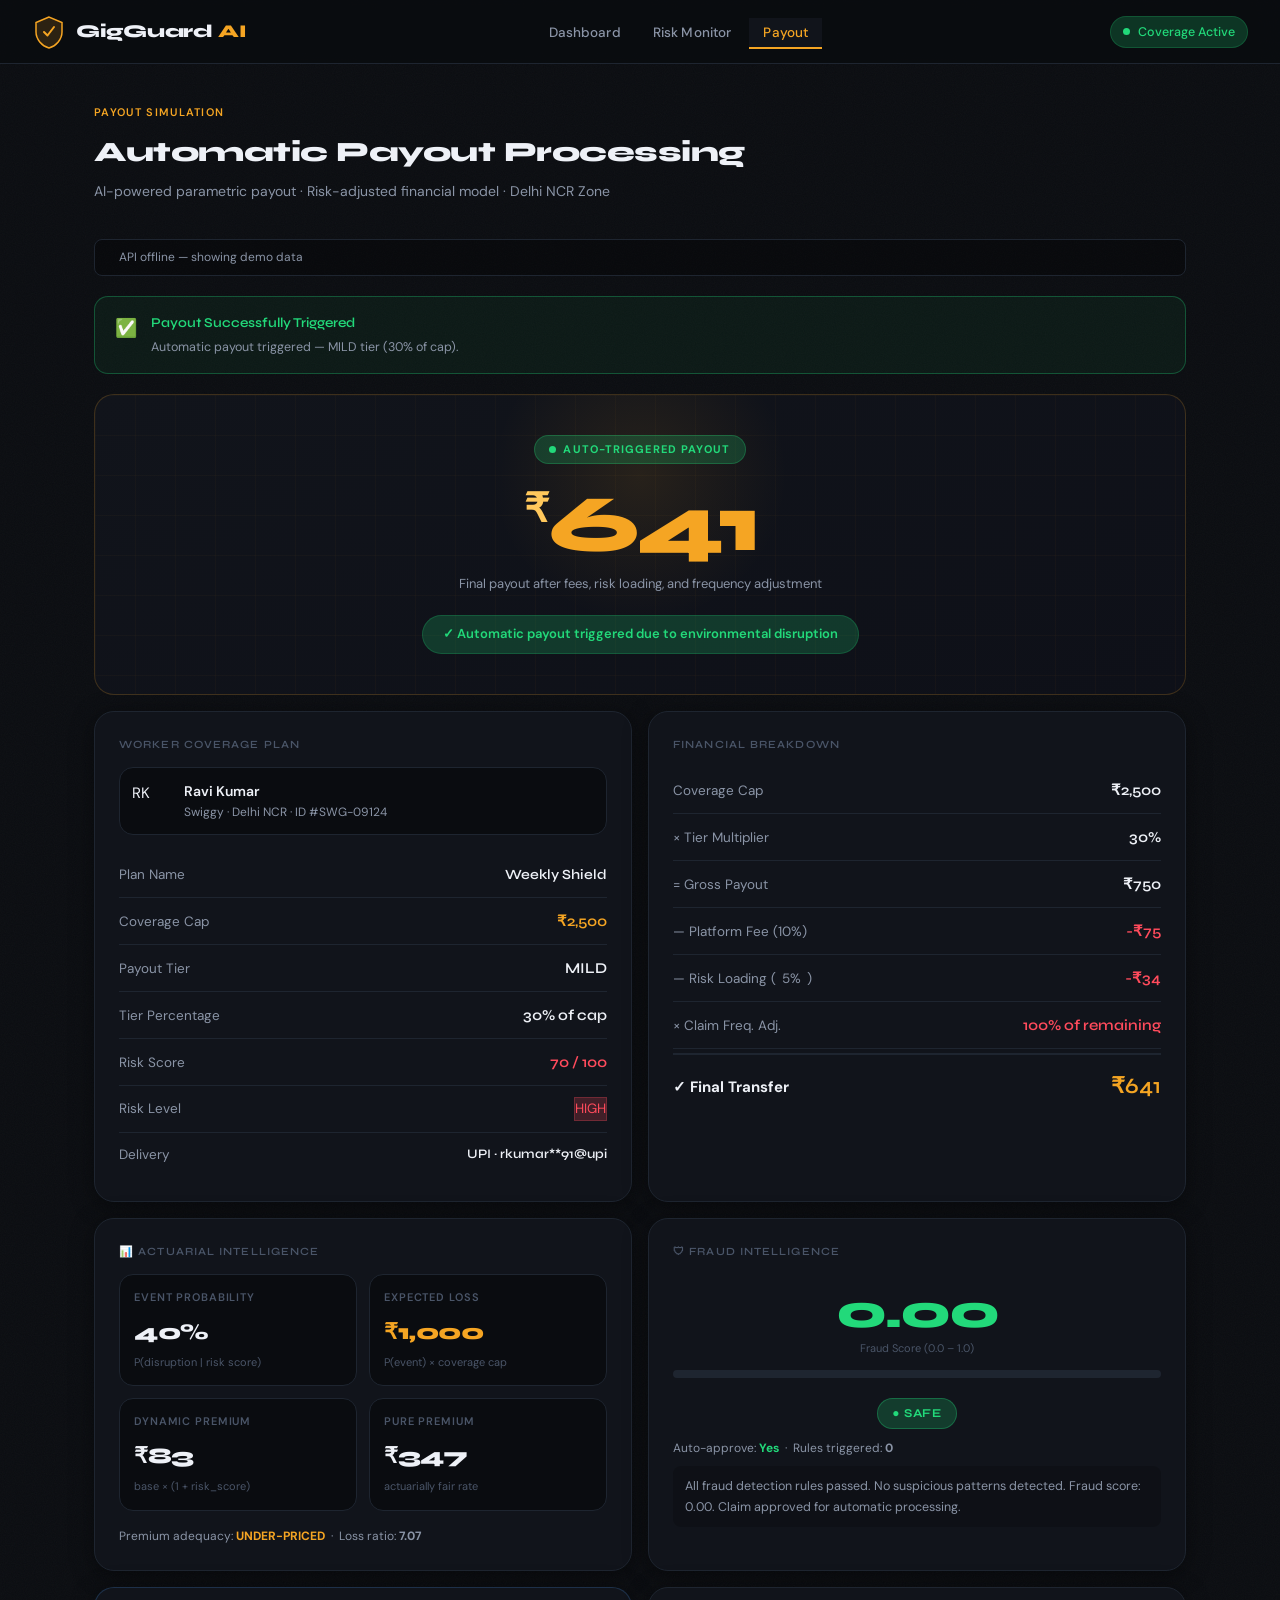
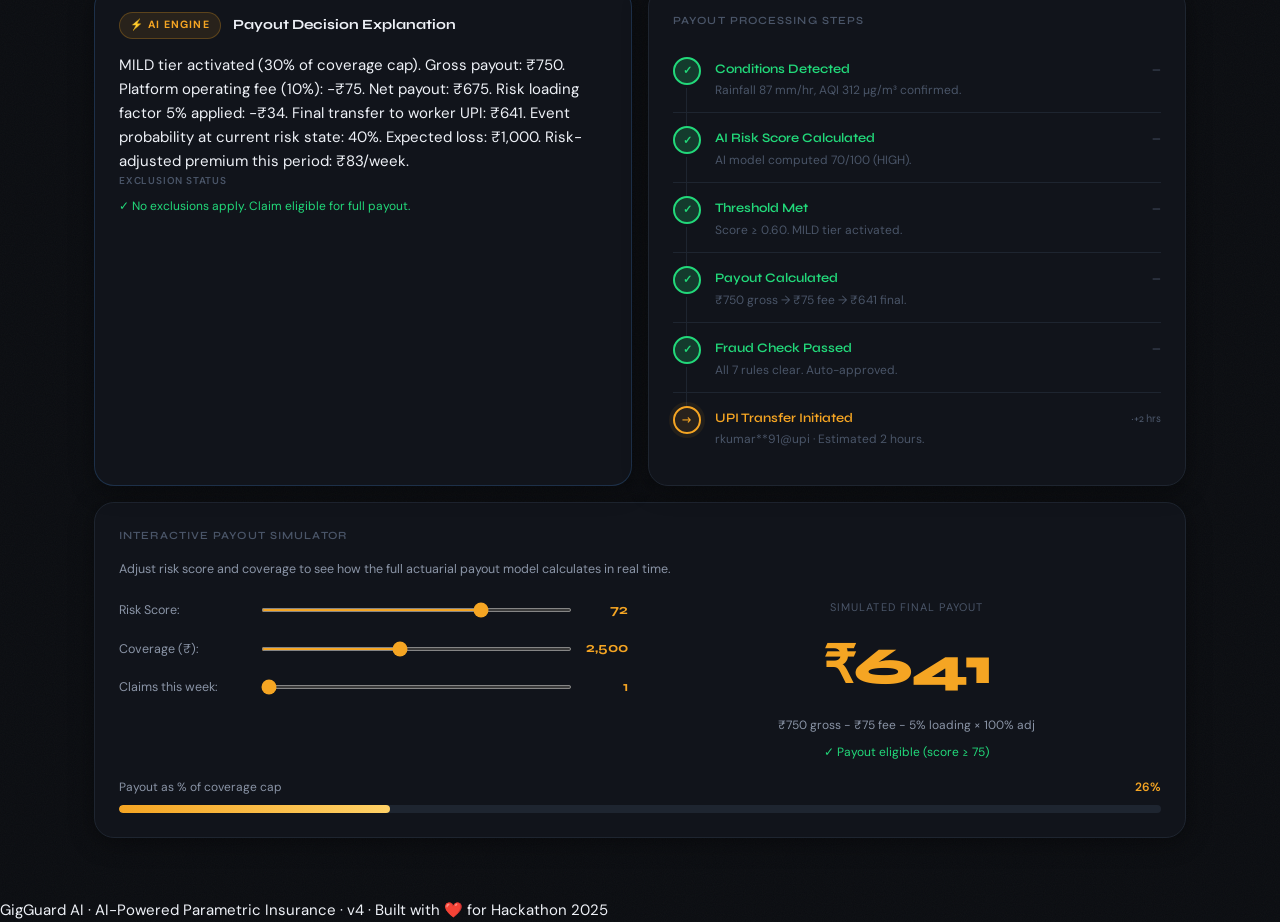
<file: payout.html>
<!DOCTYPE html>
<html lang="en">

<head>
    <meta charset="UTF-8" />
    <meta name="viewport" content="width=device-width, initial-scale=1.0" />
    <title>GigGuard AI — Payout Simulation</title>
    <link rel="stylesheet" href="style.css" />
    <style>
        .payout-hero {
            display: flex;
            flex-direction: column;
            align-items: center;
            padding: 40px 32px;
            background: linear-gradient(160deg, #11141b 0%, #0e1018 100%);
            border: 1px solid rgba(245, 165, 35, 0.2);
            border-radius: var(--radius-lg);
            position: relative;
            overflow: hidden;
            text-align: center;
            margin-bottom: 16px;
        }

        .payout-hero::before {
            content: '';
            position: absolute;
            top: -80px;
            left: 50%;
            transform: translateX(-50%);
            width: 320px;
            height: 320px;
            background: radial-gradient(circle, rgba(245, 165, 35, 0.10) 0%, transparent 65%);
            pointer-events: none;
        }

        .payout-hero::after {
            content: '';
            position: absolute;
            inset: 0;
            background-image: linear-gradient(rgba(245, 165, 35, 0.03) 1px, transparent 1px),
                linear-gradient(90deg, rgba(245, 165, 35, 0.03) 1px, transparent 1px);
            background-size: 40px 40px;
            pointer-events: none;
        }

        .hero-badge {
            display: inline-flex;
            align-items: center;
            gap: 7px;
            font-size: 11px;
            font-weight: 700;
            letter-spacing: 0.1em;
            text-transform: uppercase;
            color: var(--green);
            background: var(--green-dim);
            border: 1px solid rgba(34, 217, 122, 0.25);
            border-radius: 99px;
            padding: 5px 14px;
            margin-bottom: 20px;
            position: relative;
            z-index: 1;
        }

        .hero-badge .pulse {
            width: 7px;
            height: 7px;
            border-radius: 50%;
            background: var(--green);
            animation: pulse-green 1.6s infinite;
        }

        .hero-amount {
            font-family: var(--font-display);
            font-size: 80px;
            font-weight: 800;
            color: var(--amber);
            letter-spacing: -4px;
            line-height: 1;
            position: relative;
            z-index: 1;
        }

        .hero-amount .currency {
            font-size: 40px;
            vertical-align: super;
            color: var(--amber-light);
            letter-spacing: 0;
        }

        .hero-sub {
            font-size: 13px;
            color: var(--text-secondary);
            margin-top: 10px;
            position: relative;
            z-index: 1;
        }

        .hero-trigger-msg {
            display: inline-flex;
            align-items: center;
            gap: 8px;
            background: var(--green-dim);
            border: 1px solid rgba(34, 217, 122, 0.2);
            border-radius: 99px;
            padding: 8px 20px;
            font-size: 13px;
            font-weight: 600;
            color: var(--green);
            margin-top: 20px;
            position: relative;
            z-index: 1;
        }

        .breakdown-row {
            display: flex;
            justify-content: space-between;
            align-items: center;
            padding: 11px 0;
            border-bottom: 1px solid var(--border);
            font-size: 13.5px;
        }

        .breakdown-row:last-child {
            border-bottom: none;
        }

        .breakdown-row .b-key {
            color: var(--text-secondary);
            display: flex;
            align-items: center;
            gap: 6px;
        }

        .breakdown-row .b-val {
            font-weight: 600;
            font-family: var(--font-display);
            font-size: 15px;
        }

        .breakdown-row.deduct .b-val {
            color: var(--red);
        }

        .breakdown-row.total-row {
            padding-top: 14px;
            border-top: 2px solid var(--border);
            border-bottom: none;
            margin-top: 4px;
        }

        .breakdown-row.total-row .b-key {
            color: var(--text-primary);
            font-weight: 700;
            font-size: 15px;
        }

        .breakdown-row.total-row .b-val {
            font-size: 22px;
            color: var(--amber);
        }

        .step-list {
            display: flex;
            flex-direction: column;
            gap: 0;
        }
    </style>
</head>

<body>

    <!-- NAVIGATION -->
    <nav class="navbar">
        <a href="index.html" class="nav-logo">
            <svg class="logo-icon" viewBox="0 0 34 34" fill="none">
                <path d="M17 2L4 7.5V17C4 24.18 9.68 30.9 17 33C24.32 30.9 30 24.18 30 17V7.5L17 2Z" fill="#f5a523"
                    fill-opacity="0.15" stroke="#f5a523" stroke-width="1.5" />
                <path d="M12 17l3.5 3.5L22 12" stroke="#f5a523" stroke-width="2" stroke-linecap="round"
                    stroke-linejoin="round" />
            </svg>
            <span class="logo-text">GigGuard <span>AI</span></span>
        </a>
        <ul class="nav-links">
            <li><a href="index.html">Dashboard</a></li>
            <li><a href="risk-monitor.html">Risk Monitor</a></li>
            <li><a href="payout.html" class="active">Payout</a></li>
        </ul>
        <div class="nav-status"><span class="dot"></span>Coverage Active</div>
    </nav>

    <main class="page-container">

        <div class="page-header">
            <div class="eyebrow">Payout Simulation</div>
            <h1>Automatic Payout Processing</h1>
            <p>AI-powered parametric payout · Risk-adjusted financial model · Delhi NCR Zone</p>
        </div>

        <div class="api-status-bar">
            <span class="api-dot loading" id="apiDot"></span>
            <span id="apiStatusText">Loading payout simulation…</span>
        </div>

        <!-- Success banner -->
        <div class="alert-banner alert-success" id="payoutAlert" style="display:none;">
            <div class="alert-icon">✅</div>
            <div>
                <div class="alert-title">Payout Successfully Triggered</div>
                <div class="alert-desc" id="payoutAlertDesc">—</div>
            </div>
        </div>

        <!-- No payout banner -->
        <div class="alert-banner alert-info" id="noPayoutAlert" style="display:none;">
            <div class="alert-icon">ℹ️</div>
            <div>
                <div class="alert-title">No Payout Triggered</div>
                <div class="alert-desc" id="noPayoutDesc">Risk score is below the payout threshold. No disruption event
                    detected.</div>
            </div>
        </div>

        <!-- Fraud warning -->
        <div class="alert-banner alert-danger" id="fraudAlert" style="display:none;">
            <div class="alert-icon">🛡</div>
            <div>
                <div class="alert-title" id="fraudAlertTitle">Fraud Detection Alert</div>
                <div class="alert-desc" id="fraudAlertDesc">—</div>
            </div>
        </div>

        <!-- ══════════════════════════════════════════════════════
         PAYOUT HERO
    ══════════════════════════════════════════════════════ -->
        <div class="payout-hero">
            <div class="hero-badge">
                <span class="pulse"></span>
                <span id="heroBadgeText">Auto-Triggered Payout</span>
            </div>
            <div class="hero-amount">
                <span class="currency">₹</span><span id="heroAmount">0</span>
            </div>
            <div class="hero-sub" id="heroSub">Final payout after all deductions</div>
            <div class="hero-trigger-msg" id="heroMsg">
                ✓ Automatic payout triggered due to environmental disruption
            </div>
        </div>

        <!-- ══════════════════════════════════════════════════════
         ROW 1: Coverage Plan | Financial Breakdown
    ══════════════════════════════════════════════════════ -->
        <div class="grid-2" style="margin-bottom:16px;">

            <!-- Coverage Plan -->
            <div class="card">
                <div class="card-title">Worker Coverage Plan</div>
                <div
                    style="display:flex; align-items:center; gap:12px; margin-bottom:18px; padding:12px; background:var(--bg-base); border-radius:var(--radius-md); border:1px solid var(--border);">
                    <div class="worker-avatar" style="width:40px; height:40px; font-size:15px;">RK</div>
                    <div>
                        <div style="font-weight:600; font-size:14px;">Ravi Kumar</div>
                        <div style="font-size:12px; color:var(--text-secondary);">Swiggy · Delhi NCR · ID #SWG-09124
                        </div>
                    </div>
                </div>
                <div class="breakdown-row">
                    <span class="b-key">Plan Name</span>
                    <span class="b-val" style="font-size:14px;" id="planName">Weekly Shield</span>
                </div>
                <div class="breakdown-row">
                    <span class="b-key">Coverage Cap</span>
                    <span class="b-val" style="color:var(--amber);" id="coverageCap">₹2,500</span>
                </div>
                <div class="breakdown-row">
                    <span class="b-key">Payout Tier</span>
                    <span class="b-val" id="tierLabel">—</span>
                </div>
                <div class="breakdown-row">
                    <span class="b-key">Tier Percentage</span>
                    <span class="b-val" id="tierPct">—</span>
                </div>
                <div class="breakdown-row">
                    <span class="b-key">Risk Score</span>
                    <span class="b-val" id="riskScoreVal" style="color:var(--red);">—</span>
                </div>
                <div class="breakdown-row">
                    <span class="b-key">Risk Level</span>
                    <span id="riskLevelBadge" class="stat-badge badge-amber">—</span>
                </div>
                <div class="breakdown-row">
                    <span class="b-key">Delivery</span>
                    <span class="b-val" style="font-size:13px;">UPI · rkumar**91@upi</span>
                </div>
            </div>

            <!-- Full Financial Breakdown -->
            <div class="card">
                <div class="card-title">Financial Breakdown</div>

                <div class="breakdown-row">
                    <span class="b-key">Coverage Cap</span>
                    <span class="b-val" id="brkCap">—</span>
                </div>
                <div class="breakdown-row">
                    <span class="b-key">× Tier Multiplier</span>
                    <span class="b-val" id="brkTierMul">—</span>
                </div>
                <div class="breakdown-row">
                    <span class="b-key">= Gross Payout</span>
                    <span class="b-val" id="brkGross" style="color:var(--text-primary);">—</span>
                </div>
                <div class="breakdown-row deduct">
                    <span class="b-key">— Platform Fee (10%)</span>
                    <span class="b-val" id="brkFee">—</span>
                </div>
                <div class="breakdown-row deduct">
                    <span class="b-key">— Risk Loading (<span id="brkLoadingPct">—</span>)</span>
                    <span class="b-val" id="brkLoadingAmt">—</span>
                </div>
                <div class="breakdown-row deduct">
                    <span class="b-key">× Claim Freq. Adj.</span>
                    <span class="b-val" id="brkClaimAdj">—</span>
                </div>
                <div class="breakdown-row total-row">
                    <span class="b-key">✓ Final Transfer</span>
                    <span class="b-val" id="brkFinal">—</span>
                </div>
            </div>
        </div>

        <!-- ══════════════════════════════════════════════════════
         ROW 2: Actuarial | Fraud Status
    ══════════════════════════════════════════════════════ -->
        <div class="grid-2" style="margin-bottom:16px;">

            <!-- Actuarial Intelligence -->
            <div class="card">
                <div class="card-title">📊 Actuarial Intelligence</div>
                <div class="metric-grid">
                    <div class="metric-item">
                        <div class="metric-label">Event Probability</div>
                        <div class="metric-value" id="actEventProb">—</div>
                        <div class="metric-sub">P(disruption | risk score)</div>
                    </div>
                    <div class="metric-item">
                        <div class="metric-label">Expected Loss</div>
                        <div class="metric-value amber" id="actExpLoss">—</div>
                        <div class="metric-sub">P(event) × coverage cap</div>
                    </div>
                    <div class="metric-item">
                        <div class="metric-label">Dynamic Premium</div>
                        <div class="metric-value" id="actDynPrem">—</div>
                        <div class="metric-sub">base × (1 + risk_score)</div>
                    </div>
                    <div class="metric-item">
                        <div class="metric-label">Pure Premium</div>
                        <div class="metric-value" id="actPurePrem">—</div>
                        <div class="metric-sub">actuarially fair rate</div>
                    </div>
                </div>
                <div class="divider"></div>
                <div style="font-size:12px; color:var(--text-secondary);">
                    Premium adequacy: <strong id="actAdequacy" style="color:var(--amber);">—</strong>
                    &nbsp;·&nbsp; Loss ratio: <strong id="actLossRatio">—</strong>
                </div>
            </div>

            <!-- Fraud Status -->
            <div class="card">
                <div class="card-title">🛡 Fraud Intelligence</div>
                <div class="fraud-score-display">
                    <div class="fraud-score-number" id="fraudScore" style="color:var(--green);">0.00</div>
                    <div style="font-size:11px; color:var(--text-muted); margin-top:4px;">Fraud Score (0.0 – 1.0)</div>
                    <div class="fraud-score-track">
                        <div class="fraud-score-fill fill-green" id="fraudBar" style="width:0%;"></div>
                    </div>
                    <div class="verdict-badge verdict-SAFE" id="fraudVerdict">● SAFE</div>
                </div>
                <div class="divider"></div>
                <div style="font-size:12px; color:var(--text-secondary); margin-bottom:8px;">
                    Auto-approve: <strong id="autoApprove" style="color:var(--green);">Yes</strong>
                    &nbsp;·&nbsp; Rules triggered: <strong id="fraudFlagCount">0</strong>
                </div>
                <div class="fraud-explanation-text" id="fraudExplText">All checks passed.</div>
            </div>
        </div>

        <!-- ══════════════════════════════════════════════════════
         ROW 3: AI Payout Explanation + Processing Steps
    ══════════════════════════════════════════════════════ -->
        <div class="grid-2" style="margin-bottom:16px;">

            <!-- AI Payout Explanation -->
            <div class="card" style="border-color:rgba(78,158,255,0.2);">
                <div class="ai-panel-header" style="margin-bottom:14px;">
                    <span class="ai-tag">⚡ AI Engine</span>
                    <h3 style="font-family:var(--font-display); font-size:14px; font-weight:700;">Payout Decision
                        Explanation</h3>
                </div>
                <div class="ai-explanation" id="payoutExplanation">
                    Loading AI payout reasoning…
                </div>
                <div class="divider"></div>
                <div
                    style="font-size:10px; font-weight:600; letter-spacing:0.08em; text-transform:uppercase; color:var(--text-muted); margin-bottom:8px;">
                    Exclusion Status
                </div>
                <div id="exclusionStatus" style="font-size:12px; color:var(--green);">✓ No exclusions apply</div>
            </div>

            <!-- Processing Steps -->
            <div class="card">
                <div class="card-title">Payout Processing Steps</div>
                <div class="step-list">
                    <div class="step-item">
                        <div class="step-num done" id="step1Num">✓</div>
                        <div class="step-text">
                            <div class="step-title" style="color:var(--green);">Conditions Detected</div>
                            <div class="step-desc" id="step1Desc">IMD + CPCB data confirmed environmental disruption.
                            </div>
                        </div>
                        <div class="step-time" id="step1Time">—</div>
                    </div>
                    <div class="step-item">
                        <div class="step-num done" id="step2Num">✓</div>
                        <div class="step-text">
                            <div class="step-title" style="color:var(--green);">AI Risk Score Calculated</div>
                            <div class="step-desc" id="step2Desc">Weighted model computed risk score.</div>
                        </div>
                        <div class="step-time" id="step2Time">—</div>
                    </div>
                    <div class="step-item">
                        <div class="step-num" id="step3Num">3</div>
                        <div class="step-text">
                            <div class="step-title" id="step3Title">Threshold Check</div>
                            <div class="step-desc" id="step3Desc">Checking if payout threshold is met.</div>
                        </div>
                        <div class="step-time" id="step3Time">—</div>
                    </div>
                    <div class="step-item">
                        <div class="step-num" id="step4Num">4</div>
                        <div class="step-text">
                            <div class="step-title" id="step4Title">Financial Calculation</div>
                            <div class="step-desc" id="step4Desc">Computing gross, fee, risk loading, and final payout.
                            </div>
                        </div>
                        <div class="step-time">—</div>
                    </div>
                    <div class="step-item">
                        <div class="step-num" id="step5Num">5</div>
                        <div class="step-text">
                            <div class="step-title" id="step5Title">Fraud Check</div>
                            <div class="step-desc" id="step5Desc">Running 7-rule fraud detection engine.</div>
                        </div>
                        <div class="step-time">—</div>
                    </div>
                    <div class="step-item">
                        <div class="step-num" id="step6Num">6</div>
                        <div class="step-text">
                            <div class="step-title" id="step6Title">UPI Transfer</div>
                            <div class="step-desc">rkumar**91@upi · Estimated 2 hours.</div>
                        </div>
                        <div class="step-time">~+2 hrs</div>
                    </div>
                </div>
            </div>
        </div>

        <!-- ══════════════════════════════════════════════════════
         INTERACTIVE SIMULATOR
    ══════════════════════════════════════════════════════ -->
        <div class="card">
            <div class="card-title">Interactive Payout Simulator</div>
            <p style="font-size:12.5px; color:var(--text-secondary); margin-bottom:20px;">
                Adjust risk score and coverage to see how the full actuarial payout model calculates in real time.
            </p>

            <div class="grid-2" style="gap:24px;">
                <div>
                    <div class="sim-control">
                        <span class="sim-label">Risk Score:</span>
                        <input type="range" id="simRisk" min="0" max="100" value="72" />
                        <span class="sim-value-display" id="simRiskVal">72</span>
                    </div>
                    <div class="sim-control">
                        <span class="sim-label">Coverage (₹):</span>
                        <input type="range" id="simCoverage" min="500" max="5000" step="100" value="2500" />
                        <span class="sim-value-display" id="simCovVal">2,500</span>
                    </div>
                    <div class="sim-control">
                        <span class="sim-label">Claims this week:</span>
                        <input type="range" id="simClaims" min="1" max="4" step="1" value="1" />
                        <span class="sim-value-display" id="simClaimVal">1</span>
                    </div>
                </div>
                <div
                    style="text-align:center; display:flex; flex-direction:column; align-items:center; justify-content:center; gap:8px;">
                    <div
                        style="font-size:11px; letter-spacing:0.1em; text-transform:uppercase; color:var(--text-muted);">
                        Simulated Final Payout</div>
                    <div style="font-family:var(--font-display); font-size:52px; font-weight:800; color:var(--amber); letter-spacing:-2px;"
                        id="simResult">₹0</div>
                    <div id="simBreakdown" style="font-size:12px; color:var(--text-secondary);">—</div>
                    <div id="simEligible" style="font-size:12px; color:var(--green);">✓ Eligible</div>
                </div>
            </div>

            <div class="score-bar-wrap" style="margin-top:16px;">
                <div class="score-bar-label">
                    <span>Payout as % of coverage cap</span>
                    <span id="simPct" style="color:var(--amber); font-weight:600;">0%</span>
                </div>
                <div class="score-bar-track">
                    <div class="score-bar-fill fill-amber" id="simBar" style="width:0%;"></div>
                </div>
            </div>
        </div>

    </main>

    <footer class="footer">
        GigGuard AI · AI-Powered Parametric Insurance · v4 · Built with ❤️ for Hackathon 2025
    </footer>

    <script>
        const $ = id => document.getElementById(id);
        const fmt = n => n != null ? '₹' + Number(n).toLocaleString('en-IN', { maximumFractionDigits: 0 }) : '—';

        /* ── API fetch ──────────────────────────────────────────────────────── */
        async function loadPayout() {
            setApi('loading', 'Loading payout simulation…');
            let data;
            try {
                const res = await fetch('http://127.0.0.1:8000/simulate', { signal: AbortSignal.timeout(5000) });
                if (!res.ok) throw new Error();
                data = await res.json();
                setApi('live', 'Live simulation · ' + (data.timestamp || ''));
            } catch {
                setApi('offline', 'API offline — showing demo data');
                data = demoData();
            }
            populate(data);
        }

        function setApi(state, msg) {
            $('apiDot').className = 'api-dot ' + state; $('apiStatusText').textContent = msg;
        }

        /* ── Populate ───────────────────────────────────────────────────────── */
        function populate(d) {
            const triggered = d.payout_triggered;
            const score = d.risk_score ?? 0;
            const level = d.risk_level ?? 'LOW';
            const fraud = d.fraud_check || {};
            const act = d.actuarial || {};
            const excl = d.exclusion || {};

            const finalPayout = d.final_payout ?? d.effective_payout ?? d.payout ?? 0;
            const gross = d.gross_payout ?? 0;
            const fee = d.platform_fee ?? 0;
            const loading = d.risk_loading ?? 0.05;
            const adj = d.claim_adjustment ?? 1.0;
            const pct = d.payout_percentage ?? 0;

            // Hero
            animateAmount('heroAmount', finalPayout);
            $('heroBadgeText').textContent = triggered ? 'Auto-Triggered Payout' : 'No Payout';
            $('heroSub').textContent = 'Final payout after fees, risk loading, and frequency adjustment';
            $('heroMsg').textContent = triggered
                ? '✓ Automatic payout triggered due to environmental disruption'
                : '✗ Risk score below payout threshold — no disruption event';
            $('heroMsg').style.color = triggered ? 'var(--green)' : 'var(--text-muted)';

            // Banners
            $('payoutAlert').style.display = triggered && fraud.verdict === 'SAFE' ? 'flex' : 'none';
            $('noPayoutAlert').style.display = !triggered ? 'flex' : 'none';
            $('fraudAlert').style.display = fraud.verdict && fraud.verdict !== 'SAFE' ? 'flex' : 'none';
            if (triggered) {
                $('payoutAlertDesc').textContent = (d.payout_message || '');
            }
            if (fraud.verdict && fraud.verdict !== 'SAFE') {
                $('fraudAlertTitle').textContent = 'Fraud Alert — ' + fraud.verdict;
                $('fraudAlertDesc').textContent = fraud.reason || '—';
            }

            // Plan card
            $('tierLabel').textContent = d.tier_label || '—';
            $('tierPct').textContent = Math.round(pct * 100) + '% of cap';
            $('riskScoreVal').textContent = Math.round(score * 100) + ' / 100';
            $('riskScoreVal').style.color = score > 0.60 ? 'var(--red)' : score > 0.35 ? 'var(--amber)' : 'var(--green)';
            const lvlBadge = $('riskLevelBadge');
            lvlBadge.textContent = level;
            lvlBadge.className = 'stat-badge ' + ({ LOW: 'badge-green', MEDIUM: 'badge-amber', HIGH: 'badge-red', CRITICAL: 'badge-red' }[level] || 'badge-amber');

            // Breakdown
            $('brkCap').textContent = fmt(d.coverage_cap);
            $('brkTierMul').textContent = Math.round(pct * 100) + '%';
            $('brkGross').textContent = fmt(gross);
            $('brkFee').textContent = '-' + fmt(fee);
            $('brkLoadingPct').textContent = Math.round(loading * 100) + '%';

            // Risk loading amount
            const loadingAmt = Math.round((gross - fee) * loading);
            $('brkLoadingAmt').textContent = '-' + fmt(loadingAmt);
            $('brkClaimAdj').textContent = Math.round(adj * 100) + '% of remaining';
            $('brkFinal').textContent = fmt(finalPayout);

            // Actuarial
            $('actEventProb').textContent = act.event_probability != null ? Math.round(act.event_probability * 100) + '%' : '—';
            $('actExpLoss').textContent = fmt(act.expected_loss);
            $('actDynPrem').textContent = fmt(act.dynamic_premium);
            $('actPurePrem').textContent = fmt(act.pure_premium);
            $('actAdequacy').textContent = act.premium_adequacy || '—';
            $('actLossRatio').textContent = act.expected_loss_ratio != null ? act.expected_loss_ratio.toFixed(2) : '—';

            // Fraud
            const fs = fraud.fraud_score ?? 0;
            $('fraudScore').textContent = fs.toFixed(2);
            $('fraudScore').style.color = fs > 0.50 ? 'var(--red)' : fs > 0.25 ? 'var(--amber)' : 'var(--green)';
            $('fraudBar').className = 'fraud-score-fill ' + (fs > 0.50 ? 'fill-red' : fs > 0.25 ? 'fill-amber' : 'fill-green');
            setTimeout(() => { $('fraudBar').style.width = (fs * 100) + '%'; }, 400);
            const vBadge = $('fraudVerdict');
            vBadge.textContent = '● ' + (fraud.verdict || 'SAFE');
            vBadge.className = 'verdict-badge verdict-' + (fraud.verdict || 'SAFE');
            $('autoApprove').textContent = fraud.auto_approve ? 'Yes' : 'No';
            $('autoApprove').style.color = fraud.auto_approve ? 'var(--green)' : 'var(--red)';
            $('fraudFlagCount').textContent = (fraud.flags || []).length;
            $('fraudExplText').textContent = fraud.fraud_explanation || fraud.reason || '—';

            // AI explanation
            $('payoutExplanation').textContent = d.payout_explanation || d.payout_message || '—';

            // Exclusion
            if (excl.is_excluded) {
                $('exclusionStatus').textContent = '⚠ ' + excl.exclusion_code + ': ' + excl.reason?.slice(0, 80) + '…';
                $('exclusionStatus').style.color = excl.is_partial ? 'var(--amber)' : 'var(--red)';
            } else {
                $('exclusionStatus').textContent = '✓ No exclusions apply. Claim eligible for full payout.';
                $('exclusionStatus').style.color = 'var(--green)';
            }

            // Processing steps
            const now = d.timestamp ? d.timestamp.split(' ')[1] : new Date().toLocaleTimeString('en-IN', { hour: '2-digit', minute: '2-digit' });
            updateStep(1, 'done', 'Conditions Detected', 'Rainfall ' + d.rainfall + ' mm/hr, AQI ' + d.aqi + ' µg/m³ confirmed.', now);
            updateStep(2, 'done', 'Risk Score Calculated', 'AI model computed ' + Math.round(score * 100) + '/100 (' + level + ').', now);
            if (triggered) {
                updateStep(3, 'done', 'Threshold Met', 'Score ≥ 0.60. ' + d.tier_label + ' tier activated.', now);
                updateStep(4, 'done', 'Payout Calculated', fmt(gross) + ' gross → ' + fmt(fee) + ' fee → ' + fmt(finalPayout) + ' final.', now);
                if (fraud.verdict === 'SAFE') {
                    updateStep(5, 'done', 'Fraud Check Passed', 'All 7 rules clear. Auto-approved.', now);
                    updateStep(6, 'active', 'UPI Transfer Initiated', 'rkumar**91@upi · Within 2 hours.', now);
                } else {
                    updateStep(5, '', 'Fraud Flag Raised', 'Verdict: ' + fraud.verdict + '. Payout held.', now);
                    updateStep(6, '', 'Transfer Pending', 'Awaiting fraud review outcome.', now);
                }
            } else {
                updateStep(3, '', 'Threshold Not Met', 'Score ' + Math.round(score * 100) + '/100 < 60. No payout.', now);
                updateStep(4, '', 'Not Applicable', 'No payout to calculate.', now);
                updateStep(5, '', 'Not Applicable', 'Fraud check skipped.', now);
                updateStep(6, '', 'No Transfer', 'No disruption event detected.', now);
            }
        }

        function updateStep(num, state, title, desc, time) {
            const n = $('step' + num + 'Num');
            const t = $('step' + num + 'Title');
            const d = $('step' + num + 'Desc');
            if (!n) return;
            if (state === 'done') {
                n.className = 'step-num done'; n.textContent = '✓';
                if (t) t.style.color = 'var(--green)';
            } else if (state === 'active') {
                n.className = 'step-num active'; n.textContent = '→';
                if (t) t.style.color = 'var(--amber)';
            } else {
                n.className = 'step-num'; n.textContent = num;
                if (t) t.style.color = 'var(--text-secondary)';
            }
            if (t) t.textContent = title;
            if (d) d.textContent = desc;
        }

        /* ── Animate counter ──────────────────────────────────────────────────── */
        function animateAmount(id, target) {
            const el = $(id); let count = 0;
            const step = Math.max(1, Math.ceil(target / 60));
            const iv = setInterval(() => {
                count = Math.min(count + step, target);
                el.textContent = Number(count).toLocaleString('en-IN');
                if (count >= target) clearInterval(iv);
            }, 18);
        }

        /* ── Interactive simulator ────────────────────────────────────────────── */
        const TIERS = [[0.60, 0.00], [0.75, 0.30], [0.90, 0.50], [1.01, 0.80]];
        const FREQ = { 1: 1.0, 2: 0.80, 3: 0.60, 4: 0.40 };

        function calcSim() {
            const risk = parseInt($('simRisk').value) / 100;
            const cap = parseInt($('simCoverage').value);
            const cl = parseInt($('simClaims').value);

            $('simRiskVal').textContent = Math.round(risk * 100);
            $('simCovVal').textContent = Number(cap).toLocaleString('en-IN');
            $('simClaimVal').textContent = cl;

            let pct = 0;
            for (const [thresh, p] of TIERS) { if (risk < thresh) { pct = p; break; } }

            const gross = cap * pct;
            const fee = gross * 0.10;
            const netPre = gross - fee;
            const loading = Math.min(0.30, 0.05 + Math.max(0, cl - 1) * 0.08);
            const adj = FREQ[cl] || 0.40;
            const final = Math.round(netPre * (1 - loading) * adj);

            const simBar = $('simBar');
            const pctOfCap = cap > 0 ? Math.round(final / cap * 100) : 0;

            if (pct === 0) {
                $('simResult').textContent = '₹0';
                $('simEligible').textContent = '✕ Score < 0.60 — not eligible';
                $('simEligible').style.color = 'var(--text-muted)';
                $('simBreakdown').textContent = 'Increase risk score above 60 to trigger payout.';
                simBar.style.width = '0%';
                simBar.className = 'score-bar-fill fill-green';
            } else {
                $('simResult').textContent = '₹' + Number(final).toLocaleString('en-IN');
                $('simEligible').textContent = '✓ Payout eligible (score ≥ ' + Math.round(TIERS.find(([t]) => risk < t)?.[0] * 100 || 60) + ')';
                $('simEligible').style.color = 'var(--green)';
                $('simBreakdown').textContent = '₹' + gross.toFixed(0) + ' gross − ₹' + fee.toFixed(0) + ' fee − ' + Math.round(loading * 100) + '% loading × ' + Math.round(adj * 100) + '% adj';
                simBar.className = 'score-bar-fill ' + (risk > 0.60 ? 'fill-amber' : 'fill-green');
                setTimeout(() => { simBar.style.width = pctOfCap + '%'; }, 100);
            }
            $('simPct').textContent = pctOfCap + '%';
        }

        /* ── Demo data ────────────────────────────────────────────────────────── */
        function demoData() {
            return {
                rainfall: 87.0, aqi: 312.0, wind_speed: 54.0,
                risk_score: 0.7020, risk_level: 'HIGH',
                payout_triggered: true, tier_label: 'MILD', payout_percentage: 0.30,
                coverage_cap: 2500, gross_payout: 750, platform_fee: 75, net_payout: 675,
                risk_loading: 0.05, claim_adjustment: 1.0, final_payout: 641, effective_payout: 641, payout: 641,
                payout_message: 'Automatic payout triggered — MILD tier (30% of cap).',
                payout_explanation: 'MILD tier activated (30% of coverage cap). Gross payout: ₹750. Platform operating fee (10%): −₹75. Net payout: ₹675. Risk loading factor 5% applied: −₹34. Final transfer to worker UPI: ₹641. Event probability at current risk state: 40%. Expected loss: ₹1,000. Risk-adjusted premium this period: ₹83/week.',
                exclusion: { is_excluded: false, exclusion_code: 'SAFE', reason: 'No exclusions apply.' },
                fraud_check: { raw_score: 0, fraud_score: 0.0, fraud_flag: false, verdict: 'SAFE', flags: [], flag_codes: [], reason: 'All fraud checks passed.', fraud_explanation: 'All fraud detection rules passed. No suspicious patterns detected. Fraud score: 0.00. Claim approved for automatic processing.', auto_approve: true },
                actuarial: { event_probability: 0.40, expected_loss: 1000, dynamic_premium: 83.4, pure_premium: 346.5, premium_adequacy: 'UNDER-PRICED', expected_loss_ratio: 7.07, claims_reserve: 481.25 },
                timestamp: new Date().toLocaleString('en-IN')
            };
        }

        /* ── Boot ─────────────────────────────────────────────────────────────── */
        document.addEventListener('DOMContentLoaded', () => {
            loadPayout();

            // Simulator listeners
            ['simRisk', 'simCoverage', 'simClaims'].forEach(id => {
                $(id).addEventListener('input', calcSim);
            });
            calcSim();
        });
    </script>

</body>

</html>
</file>
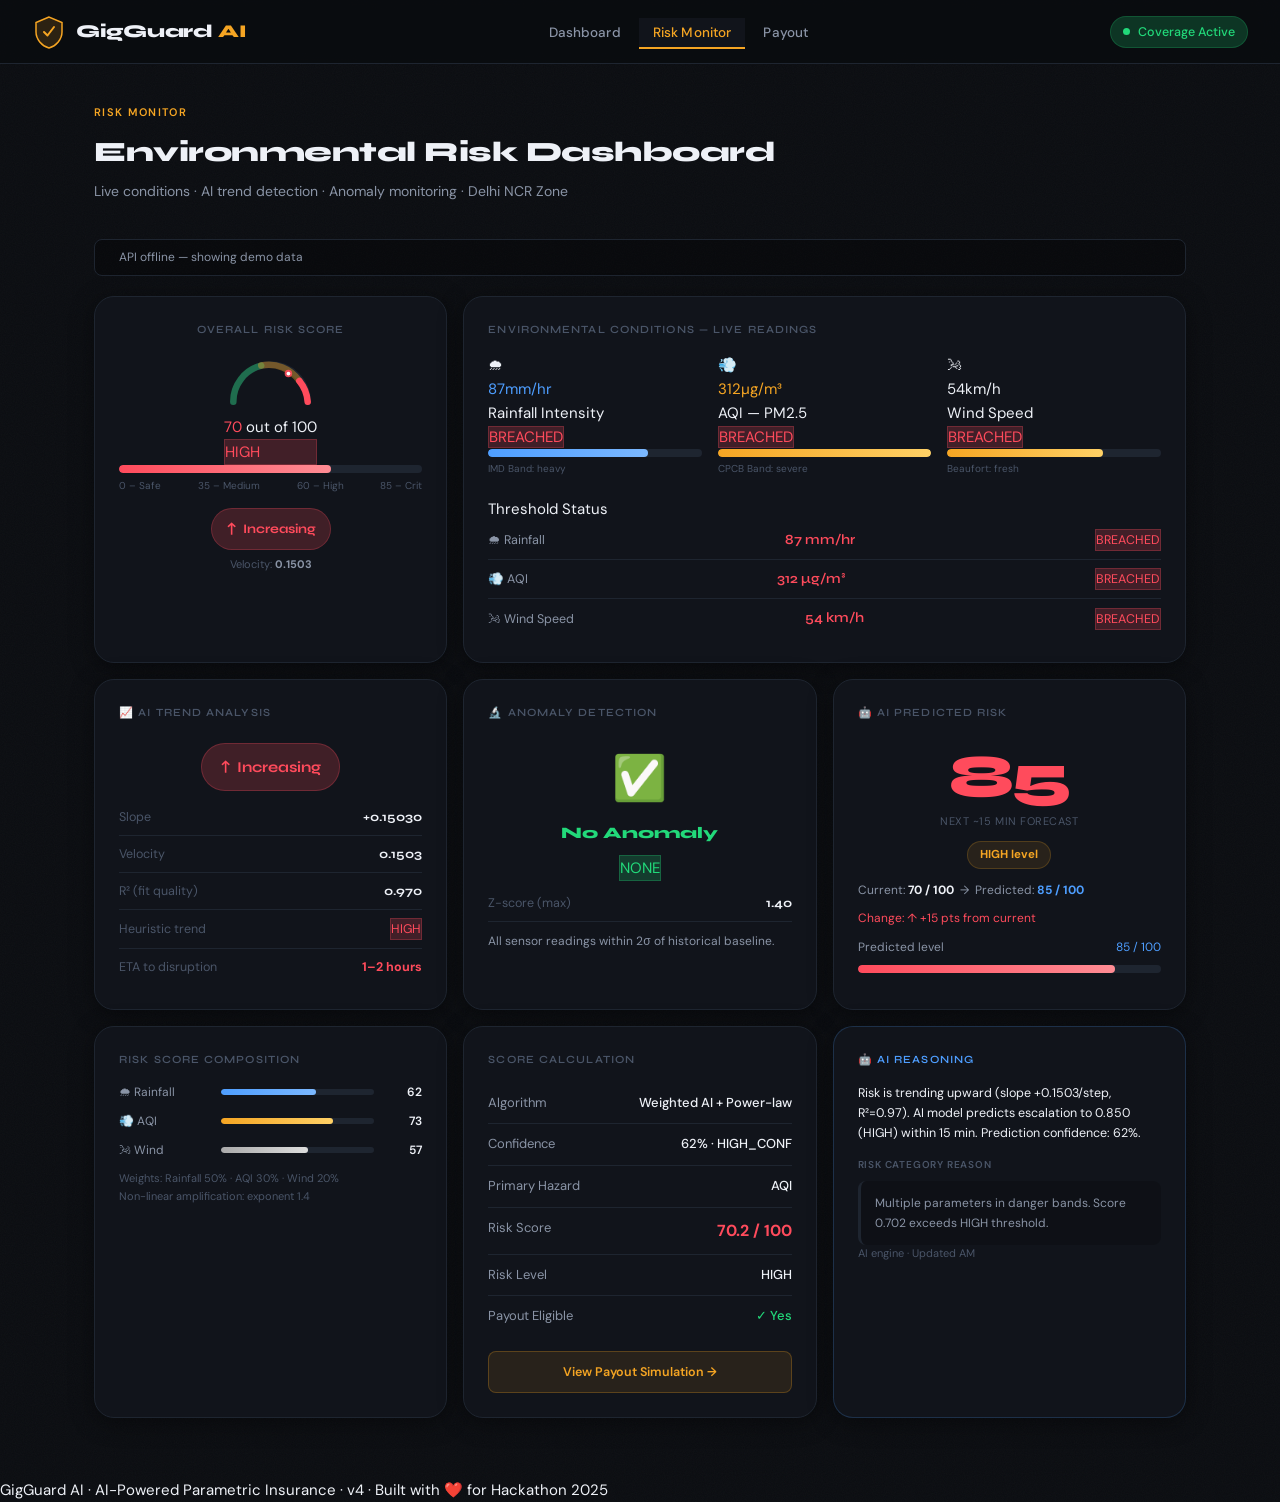
<file: risk-monitor.html>
<!DOCTYPE html>
<html lang="en">

<head>
    <meta charset="UTF-8" />
    <meta name="viewport" content="width=device-width, initial-scale=1.0" />
    <title>GigGuard AI — Risk Monitor</title>
    <link rel="stylesheet" href="style.css" />
    <style>
        /* Page-specific additions */
        .gauge-arc {
            transition: stroke-dasharray 1.2s cubic-bezier(0.4, 0, 0.2, 1);
        }

        .condition-status {
            display: flex;
            align-items: center;
            justify-content: space-between;
            padding: 8px 0;
            border-bottom: 1px solid var(--border);
            font-size: 12.5px;
        }

        .condition-status:last-child {
            border-bottom: none;
        }

        .condition-status .cond-name {
            color: var(--text-secondary);
            display: flex;
            align-items: center;
            gap: 8px;
        }

        .condition-status .cond-value {
            font-weight: 600;
            font-family: var(--font-display);
            font-size: 14px;
        }

        .factor-row {
            display: flex;
            align-items: center;
            gap: 12px;
            margin-bottom: 10px;
        }

        .factor-name {
            width: 90px;
            font-size: 12px;
            color: var(--text-secondary);
            flex-shrink: 0;
        }

        .factor-bar-track {
            flex: 1;
            height: 6px;
            background: var(--border);
            border-radius: 99px;
            overflow: hidden;
        }

        .factor-bar-fill {
            height: 100%;
            border-radius: 99px;
            transition: width 1.4s cubic-bezier(0.4, 0, 0.2, 1);
        }

        .factor-pct {
            width: 36px;
            text-align: right;
            font-size: 12px;
            font-weight: 600;
            flex-shrink: 0;
        }

        .trend-history-row {
            display: flex;
            align-items: center;
            justify-content: space-between;
            padding: 8px 0;
            border-bottom: 1px solid var(--border);
            font-size: 12.5px;
        }

        .trend-history-row:last-child {
            border-bottom: none;
        }
    </style>
</head>

<body>

    <!-- NAVIGATION -->
    <nav class="navbar">
        <a href="index.html" class="nav-logo">
            <svg class="logo-icon" viewBox="0 0 34 34" fill="none">
                <path d="M17 2L4 7.5V17C4 24.18 9.68 30.9 17 33C24.32 30.9 30 24.18 30 17V7.5L17 2Z" fill="#f5a523"
                    fill-opacity="0.15" stroke="#f5a523" stroke-width="1.5" />
                <path d="M12 17l3.5 3.5L22 12" stroke="#f5a523" stroke-width="2" stroke-linecap="round"
                    stroke-linejoin="round" />
            </svg>
            <span class="logo-text">GigGuard <span>AI</span></span>
        </a>
        <ul class="nav-links">
            <li><a href="index.html">Dashboard</a></li>
            <li><a href="risk-monitor.html" class="active">Risk Monitor</a></li>
            <li><a href="payout.html">Payout</a></li>
        </ul>
        <div class="nav-status"><span class="dot"></span>Coverage Active</div>
    </nav>

    <main class="page-container">

        <div class="page-header">
            <div class="eyebrow">Risk Monitor</div>
            <h1>Environmental Risk Dashboard</h1>
            <p>Live conditions · AI trend detection · Anomaly monitoring · Delhi NCR Zone</p>
        </div>

        <!-- API Status -->
        <div class="api-status-bar">
            <span class="api-dot loading" id="apiDot"></span>
            <span id="apiStatusText">Loading live risk data…</span>
        </div>

        <!-- Anomaly Alert -->
        <div class="anomaly-panel hidden" id="anomalyPanel" style="margin-bottom:20px;">
            <div class="anomaly-pulse"></div>
            <div>
                <div class="anomaly-title">🔬 Sensor Anomaly Detected by AI Engine</div>
                <div class="anomaly-desc" id="anomalyDesc">—</div>
            </div>
        </div>

        <!-- ROW 1: Gauge + Conditions + Trend/Anomaly -->
        <div class="grid-3" style="margin-bottom:16px;">

            <!-- Risk Gauge -->
            <div class="card" style="display:flex; flex-direction:column; align-items:center;">
                <div class="card-title" style="text-align:center; width:100%;">Overall Risk Score</div>
                <div class="gauge-container">
                    <svg class="gauge-svg" viewBox="0 0 200 120">
                        <path d="M 20 105 A 80 80 0 0 1 180 105" fill="none" stroke="#1e2530" stroke-width="14"
                            stroke-linecap="round" />
                        <path d="M 20 105 A 80 80 0 0 1 80 27" fill="none" stroke="#22d97a" stroke-width="14"
                            stroke-linecap="round" opacity="0.4" />
                        <path d="M 80 27 A 80 80 0 0 1 162 60" fill="none" stroke="#f5a523" stroke-width="14"
                            stroke-linecap="round" opacity="0.4" />
                        <path d="M 162 60 A 80 80 0 0 1 180 105" fill="none" stroke="#ff4b5c" stroke-width="14"
                            stroke-linecap="round" id="criticalArc" />
                        <circle id="needleDot" cx="100" cy="105" r="8" fill="#ff4b5c" opacity="0" />
                        <circle id="needleInner" cx="100" cy="105" r="4" fill="#fff" opacity="0" />
                    </svg>
                    <div class="gauge-score-text">
                        <span class="gauge-score-number" id="gaugeNumber" style="color:var(--amber);">—</span>
                        <span class="gauge-score-label">out of 100</span>
                    </div>
                    <div class="risk-level badge-amber" id="riskLevelBadge">—</div>
                </div>
                <div style="width:100%;">
                    <div class="score-bar-track">
                        <div class="score-bar-fill fill-amber" id="mainRiskBar" style="width:0%;"></div>
                    </div>
                    <div
                        style="display:flex; justify-content:space-between; font-size:10px; color:var(--text-muted); margin-top:5px;">
                        <span>0 – Safe</span><span>35 – Medium</span><span>60 – High</span><span>85 – Crit</span>
                    </div>
                </div>

                <!-- Trend badge inside gauge card -->
                <div style="margin-top:14px; text-align:center; width:100%;">
                    <div class="trend-badge trend-stable" id="trendBadgeGauge" style="display:inline-flex;">
                        <span class="trend-arrow" id="gaugeTrendArrow">→</span>
                        <span id="gaugeTrendLabel">Stable</span>
                    </div>
                    <div style="font-size:11px; color:var(--text-muted); margin-top:6px;">
                        Velocity: <strong id="gaugeVelocity" style="color:var(--text-secondary);">—</strong>
                    </div>
                </div>
            </div>

            <!-- Environmental Conditions -->
            <div class="card" style="grid-column: span 2;">
                <div class="card-title">Environmental Conditions — Live Readings</div>

                <div class="grid-3" style="margin-bottom:20px;">

                    <!-- Rainfall -->
                    <div class="env-card">
                        <div class="env-icon">🌧</div>
                        <div>
                            <div class="env-metric-value" style="color:#4e9eff;">
                                <span id="rainfallVal">—</span><span class="env-metric-unit">mm/hr</span>
                            </div>
                            <div class="env-metric-label">Rainfall Intensity</div>
                        </div>
                        <span class="stat-badge badge-green" id="rainfallBadge">—</span>
                        <div class="score-bar-wrap" style="margin-top:0;">
                            <div class="score-bar-track">
                                <div class="score-bar-fill fill-red" id="rainfallBar"
                                    style="width:0%; background:linear-gradient(90deg,#4e9eff,#7bb8ff);"></div>
                            </div>
                            <div style="font-size:10px; color:var(--text-muted); margin-top:4px;">IMD Band: <span
                                    id="rainfallBand">—</span></div>
                        </div>
                    </div>

                    <!-- AQI -->
                    <div class="env-card">
                        <div class="env-icon">💨</div>
                        <div>
                            <div class="env-metric-value" style="color:var(--amber);">
                                <span id="aqiVal">—</span><span class="env-metric-unit">µg/m³</span>
                            </div>
                            <div class="env-metric-label">AQI — PM2.5</div>
                        </div>
                        <span class="stat-badge badge-red" id="aqiBadge">—</span>
                        <div class="score-bar-wrap" style="margin-top:0;">
                            <div class="score-bar-track">
                                <div class="score-bar-fill fill-amber" id="aqiBar" style="width:0%;"></div>
                            </div>
                            <div style="font-size:10px; color:var(--text-muted); margin-top:4px;">CPCB Band: <span
                                    id="aqiBand">—</span></div>
                        </div>
                    </div>

                    <!-- Wind -->
                    <div class="env-card">
                        <div class="env-icon">🌬</div>
                        <div>
                            <div class="env-metric-value" style="color:var(--text-primary);">
                                <span id="windVal">—</span><span class="env-metric-unit">km/h</span>
                            </div>
                            <div class="env-metric-label">Wind Speed</div>
                        </div>
                        <span class="stat-badge badge-amber" id="windBadge">—</span>
                        <div class="score-bar-wrap" style="margin-top:0;">
                            <div class="score-bar-track">
                                <div class="score-bar-fill fill-amber" id="windBar" style="width:0%;"></div>
                            </div>
                            <div style="font-size:10px; color:var(--text-muted); margin-top:4px;">Beaufort: <span
                                    id="windBand">—</span></div>
                        </div>
                    </div>
                </div>

                <div class="divider"></div>

                <!-- Threshold status -->
                <div class="section-label">Threshold Status</div>
                <div class="condition-status">
                    <span class="cond-name">🌧 Rainfall</span>
                    <span class="cond-value" id="rainfallThreshVal">—</span>
                    <span class="stat-badge" id="rainfallThreshBadge">—</span>
                </div>
                <div class="condition-status">
                    <span class="cond-name">💨 AQI</span>
                    <span class="cond-value" id="aqiThreshVal">—</span>
                    <span class="stat-badge" id="aqiThreshBadge">—</span>
                </div>
                <div class="condition-status">
                    <span class="cond-name">🌬 Wind Speed</span>
                    <span class="cond-value" id="windThreshVal">—</span>
                    <span class="stat-badge" id="windThreshBadge">—</span>
                </div>
            </div>

        </div>

        <!-- ROW 2: AI Trend | Anomaly Detection | Predicted Score -->
        <div class="grid-3" style="margin-bottom:16px;">

            <!-- AI Trend Analysis -->
            <div class="card">
                <div class="card-title">📈 AI Trend Analysis</div>
                <div style="text-align:center; padding:8px 0;">
                    <div class="trend-badge trend-stable" id="trendBadgeBig"
                        style="display:inline-flex; font-size:15px; padding:10px 18px;">
                        <span class="trend-arrow" id="trendArrowBig">→</span>
                        <span id="trendLabelBig">Stable</span>
                    </div>
                </div>
                <div class="divider"></div>
                <div class="trend-history-row">
                    <span style="color:var(--text-muted);">Slope</span>
                    <strong id="trendSlope" style="font-family:var(--font-display);">—</strong>
                </div>
                <div class="trend-history-row">
                    <span style="color:var(--text-muted);">Velocity</span>
                    <strong id="trendVelocity" style="font-family:var(--font-display);">—</strong>
                </div>
                <div class="trend-history-row">
                    <span style="color:var(--text-muted);">R² (fit quality)</span>
                    <strong id="trendR2" style="font-family:var(--font-display);">—</strong>
                </div>
                <div class="trend-history-row">
                    <span style="color:var(--text-muted);">Heuristic trend</span>
                    <span class="stat-badge" id="heuristicTrendBadge">—</span>
                </div>
                <div class="trend-history-row" style="border-bottom:none;">
                    <span style="color:var(--text-muted);">ETA to disruption</span>
                    <strong id="etaHours" style="color:var(--red);">—</strong>
                </div>
            </div>

            <!-- Anomaly Detection -->
            <div class="card">
                <div class="card-title">🔬 Anomaly Detection</div>
                <div style="text-align:center; padding:8px 0 4px;">
                    <div id="anomalyIcon" style="font-size:44px; margin-bottom:6px;">✅</div>
                    <div id="anomalyStatusText"
                        style="font-family:var(--font-display); font-size:16px; font-weight:800; color:var(--green);">No
                        Anomaly</div>
                    <div id="anomalySeverityBadge" class="stat-badge badge-green"
                        style="margin:10px auto 0; display:inline-flex;">NONE</div>
                </div>
                <div class="divider"></div>
                <div class="trend-history-row">
                    <span style="color:var(--text-muted);">Z-score (max)</span>
                    <strong id="maxZScore" style="font-family:var(--font-display);">—</strong>
                </div>
                <div style="margin-top:10px; font-size:12px; color:var(--text-secondary); line-height:1.6;"
                    id="anomalyDetails">
                    All sensor readings within 2σ of historical baseline.
                </div>
            </div>

            <!-- Predicted Risk Score -->
            <div class="card">
                <div class="card-title">🤖 AI Predicted Risk</div>
                <div class="predicted-score-display">
                    <div class="predicted-number" id="predictedScore">—</div>
                    <div class="predicted-label">Next ~15 min forecast</div>
                    <div class="predicted-level-badge" id="predictedLevelBadge">— Level</div>
                </div>
                <div class="divider"></div>
                <div style="font-size:12px; color:var(--text-secondary); margin-bottom:8px;">
                    Current: <strong id="currentScore" style="color:var(--text-primary);">—</strong>
                    &nbsp;→&nbsp;
                    Predicted: <strong id="predictedScoreSmall" style="color:var(--blue);">—</strong>
                </div>
                <div id="predDelta" style="font-size:12px; color:var(--text-muted); margin-bottom:10px;">—</div>
                <div class="score-bar-wrap" style="margin-top:0;">
                    <div class="score-bar-label">
                        <span>Predicted level</span>
                        <span id="predictedPct" style="color:var(--blue);">—</span>
                    </div>
                    <div class="score-bar-track">
                        <div class="score-bar-fill fill-blue" id="predictedBar" style="width:0%;"></div>
                    </div>
                </div>
            </div>

        </div>

        <!-- ROW 3: Factor Breakdown | Score Details | AI Explanation -->
        <div class="grid-3">

            <!-- Risk factor breakdown -->
            <div class="card">
                <div class="card-title">Risk Score Composition</div>
                <div style="margin-top:4px;">
                    <div class="factor-row">
                        <div class="factor-name">🌧 Rainfall</div>
                        <div class="factor-bar-track">
                            <div class="factor-bar-fill" id="rfBar"
                                style="width:0%; background:linear-gradient(90deg,#4e9eff,#7bb8ff);"></div>
                        </div>
                        <div class="factor-pct" id="rfPct">—</div>
                    </div>
                    <div class="factor-row">
                        <div class="factor-name">💨 AQI</div>
                        <div class="factor-bar-track">
                            <div class="factor-bar-fill" id="aqiFactorBar"
                                style="width:0%; background:linear-gradient(90deg,#f5a523,#ffd166);"></div>
                        </div>
                        <div class="factor-pct" id="aqiPct">—</div>
                    </div>
                    <div class="factor-row">
                        <div class="factor-name">🌬 Wind</div>
                        <div class="factor-bar-track">
                            <div class="factor-bar-fill" id="wBar"
                                style="width:0%; background:linear-gradient(90deg,#aaa,#ddd);"></div>
                        </div>
                        <div class="factor-pct" id="wPct">—</div>
                    </div>
                </div>
                <div class="divider"></div>
                <div style="font-size:11px; color:var(--text-muted);">
                    Weights: Rainfall 50% · AQI 30% · Wind 20%<br />
                    Non-linear amplification: exponent 1.4
                </div>
            </div>

            <!-- Score Calculation Details -->
            <div class="card">
                <div class="card-title">Score Calculation</div>
                <div class="risk-detail-row"
                    style="display:flex; justify-content:space-between; padding:10px 0; border-bottom:1px solid var(--border); font-size:13px;">
                    <span style="color:var(--text-secondary);">Algorithm</span>
                    <span style="font-weight:500;">Weighted AI + Power-law</span>
                </div>
                <div class="risk-detail-row"
                    style="display:flex; justify-content:space-between; padding:10px 0; border-bottom:1px solid var(--border); font-size:13px;">
                    <span style="color:var(--text-secondary);">Confidence</span>
                    <span style="font-weight:500;" id="confDetail">—</span>
                </div>
                <div class="risk-detail-row"
                    style="display:flex; justify-content:space-between; padding:10px 0; border-bottom:1px solid var(--border); font-size:13px;">
                    <span style="color:var(--text-secondary);">Primary Hazard</span>
                    <span style="font-weight:500;" id="primaryHazardDetail">—</span>
                </div>
                <div class="risk-detail-row"
                    style="display:flex; justify-content:space-between; padding:10px 0; border-bottom:1px solid var(--border); font-size:13px;">
                    <span style="color:var(--text-secondary);">Risk Score</span>
                    <span style="font-weight:700; font-size:16px; color:var(--red);" id="scoreDetail">—</span>
                </div>
                <div class="risk-detail-row"
                    style="display:flex; justify-content:space-between; padding:10px 0; border-bottom:1px solid var(--border); font-size:13px;">
                    <span style="color:var(--text-secondary);">Risk Level</span>
                    <span style="font-weight:500;" id="levelDetail">—</span>
                </div>
                <div class="risk-detail-row"
                    style="display:flex; justify-content:space-between; padding:10px 0; font-size:13px;">
                    <span style="color:var(--text-secondary);">Payout Eligible</span>
                    <span style="font-weight:500;" id="payoutEligible">—</span>
                </div>
                <div style="margin-top:14px;">
                    <a href="payout.html"
                        style="display:block; text-align:center; padding:10px; background:rgba(245,165,35,0.1); border:1px solid rgba(245,165,35,0.25); border-radius:var(--radius-sm); font-size:12.5px; font-weight:600; color:var(--amber); text-decoration:none;">
                        View Payout Simulation →
                    </a>
                </div>
            </div>

            <!-- AI Decision Explanation -->
            <div class="card" style="border-color:rgba(78,158,255,0.2);">
                <div class="card-title" style="color:var(--blue);">🤖 AI Reasoning</div>
                <div class="ai-explanation" id="decisionExp" style="font-size:12.5px; margin-bottom:14px;">
                    Loading AI explanation…
                </div>
                <div
                    style="font-size:10px; font-weight:600; letter-spacing:0.08em; text-transform:uppercase; color:var(--text-muted); margin-bottom:8px;">
                    Risk Category Reason
                </div>
                <div class="ai-reason" id="catReason" style="font-size:12px;">
                    Loading…
                </div>
                <div class="divider"></div>
                <div style="font-size:11px; color:var(--text-muted);">
                    <span class="live-dot"></span>
                    AI engine · Updated <span id="lastUpdated">—</span>
                </div>
            </div>

        </div>

    </main>

    <footer class="footer">
        GigGuard AI · AI-Powered Parametric Insurance · v4 · Built with ❤️ for Hackathon 2025
    </footer>

    <script>
        const $ = id => document.getElementById(id);

        async function loadRisk() {
            setApiStatus('loading', 'Loading live risk data…');
            let data;
            try {
                const res = await fetch('http://127.0.0.1:8000/risk', { signal: AbortSignal.timeout(5000) });
                if (!res.ok) throw new Error();
                data = await res.json();
                setApiStatus('live', 'Live data · ' + (data.timestamp || ''));
            } catch {
                setApiStatus('offline', 'API offline — showing demo data');
                data = getDemoRisk();
            }
            populate(data);
        }

        function setApiStatus(state, msg) {
            $('apiDot').className = 'api-dot ' + state;
            $('apiStatusText').textContent = msg;
        }

        function populate(d) {
            const score = d.risk_score ?? 0;
            const level = d.risk_level ?? 'LOW';
            const scoreInt = Math.round(score * 100);

            // Gauge
            $('gaugeNumber').textContent = scoreInt;
            $('gaugeNumber').style.color = score > 0.60 ? 'var(--red)' : score > 0.35 ? 'var(--amber)' : 'var(--green)';
            const lvlBadge = $('riskLevelBadge');
            lvlBadge.textContent = level;
            lvlBadge.className = 'risk-level ' + { LOW: 'badge-green', MEDIUM: 'badge-amber', HIGH: 'badge-red', CRITICAL: 'badge-red' }[level];
            $('mainRiskBar').className = 'score-bar-fill ' + (score > 0.60 ? 'fill-red' : score > 0.35 ? 'fill-amber' : 'fill-green');
            setTimeout(() => { $('mainRiskBar').style.width = scoreInt + '%'; }, 300);

            // Needle position (approximate)
            const needleAngle = score * 160 - 80; // maps 0–1 to roughly -80 to +80 degrees around centre
            const nx = 100 + 72 * Math.cos((needleAngle - 90) * Math.PI / 180);
            const ny = 105 + 72 * Math.sin((needleAngle - 90) * Math.PI / 180);
            $('needleDot').setAttribute('cx', nx); $('needleDot').setAttribute('cy', ny);
            $('needleDot').setAttribute('opacity', '0.9');
            $('needleInner').setAttribute('cx', nx); $('needleInner').setAttribute('cy', ny);
            $('needleInner').setAttribute('opacity', '1');

            // Env readings
            $('rainfallVal').textContent = d.rainfall ?? '—';
            $('aqiVal').textContent = d.aqi ?? '—';
            $('windVal').textContent = d.wind_speed ?? '—';
            $('rainfallBand').textContent = d.imd_bands?.rainfall ?? '—';
            $('aqiBand').textContent = d.imd_bands?.aqi ?? '—';
            $('windBand').textContent = d.imd_bands?.wind_speed ?? '—';

            // Env bars (scale to % of critical)
            const rfPct = Math.min(100, Math.round((d.rainfall ?? 0) / 115.6 * 100));
            const aqiPct = Math.min(100, Math.round((d.aqi ?? 0) / 250.0 * 100));
            const wPct = Math.min(100, Math.round((d.wind_speed ?? 0) / 74.0 * 100));
            setTimeout(() => {
                $('rainfallBar').style.width = rfPct + '%';
                $('aqiBar').style.width = aqiPct + '%';
                $('windBar').style.width = wPct + '%';
            }, 300);

            const badgeCfg = (val, thresh) => val >= thresh
                ? { cls: 'badge-red', txt: 'BREACHED' }
                : { cls: 'badge-green', txt: 'Normal' };

            const rfB = badgeCfg(d.rainfall, 50);
            $('rainfallBadge').textContent = rfB.txt; $('rainfallBadge').className = 'stat-badge ' + rfB.cls;
            $('rainfallThreshVal').textContent = (d.rainfall ?? '—') + ' mm/hr';
            $('rainfallThreshVal').style.color = rfB.cls === 'badge-red' ? 'var(--red)' : 'var(--green)';
            $('rainfallThreshBadge').textContent = rfB.txt; $('rainfallThreshBadge').className = 'stat-badge ' + rfB.cls;

            const aqiB = badgeCfg(d.aqi, 250);
            $('aqiBadge').textContent = aqiB.txt; $('aqiBadge').className = 'stat-badge ' + aqiB.cls;
            $('aqiThreshVal').textContent = (d.aqi ?? '—') + ' µg/m³';
            $('aqiThreshVal').style.color = aqiB.cls === 'badge-red' ? 'var(--red)' : 'var(--green)';
            $('aqiThreshBadge').textContent = aqiB.txt; $('aqiThreshBadge').className = 'stat-badge ' + aqiB.cls;

            const wB = badgeCfg(d.wind_speed, 45);
            $('windBadge').textContent = wB.txt; $('windBadge').className = 'stat-badge ' + wB.cls;
            $('windThreshVal').textContent = (d.wind_speed ?? '—') + ' km/h';
            $('windThreshVal').style.color = wB.cls === 'badge-red' ? 'var(--red)' : 'var(--green)';
            $('windThreshBadge').textContent = wB.txt; $('windThreshBadge').className = 'stat-badge ' + wB.cls;

            // Factor scores
            const cs = d.component_scores || {};
            const rfScore = Math.round((cs.rainfall_score ?? 0) * 100);
            const asScore = Math.round((cs.aqi_score ?? 0) * 100);
            const wsScore = Math.round((cs.wind_score ?? 0) * 100);
            setTimeout(() => {
                $('rfBar').style.width = rfScore + '%';
                $('aqiFactorBar').style.width = asScore + '%';
                $('wBar').style.width = wsScore + '%';
            }, 400);
            $('rfPct').textContent = rfScore;
            $('aqiPct').textContent = asScore;
            $('wPct').textContent = wsScore;

            // Trend
            const trend = d.trend || 'stable';
            const trendCfg = {
                increasing: { arrow: '↑', label: 'Increasing', cls: 'trend-up' },
                stable: { arrow: '→', label: 'Stable', cls: 'trend-stable' },
                decreasing: { arrow: '↓', label: 'Decreasing', cls: 'trend-down' },
            };
            const tc = trendCfg[trend] || trendCfg.stable;

            for (const [aId, lId, bId] of [
                ['gaugeTrendArrow', 'gaugeTrendLabel', 'trendBadgeGauge'],
                ['trendArrowBig', 'trendLabelBig', 'trendBadgeBig'],
            ]) {
                $(aId).textContent = tc.arrow;
                $(lId).textContent = tc.label;
                $(bId).className = 'trend-badge ' + tc.cls;
            }

            $('gaugeVelocity').textContent = (d.trend_velocity ?? 0).toFixed(4);
            $('trendSlope').textContent = (d.slope ?? 0) > 0 ? '+' + (d.slope).toFixed(5) : (d.slope ?? 0).toFixed(5);
            $('trendVelocity').textContent = (d.trend_velocity ?? 0).toFixed(4);
            $('trendR2').textContent = (d.r_squared ?? 0).toFixed(3);

            const ht = d.risk_trend?.trend || '—';
            const htBadge = $('heuristicTrendBadge');
            htBadge.textContent = ht;
            htBadge.className = 'stat-badge ' + { HIGH: 'badge-red', RISING: 'badge-amber', LOW: 'badge-green' }[ht] || 'badge-blue';

            const eta = d.risk_trend?.eta_hours;
            $('etaHours').textContent = eta !== null && eta !== undefined ? eta + '–' + (eta + 1) + ' hours' : 'N/A';

            // Anomaly
            const anomaly = d.anomaly_flag;
            const sev = d.anomaly_severity || 'NONE';
            if (anomaly) {
                $('anomalyPanel').classList.remove('hidden');
                $('anomalyDesc').textContent = (d.anomaly_details || []).join(', ') + ' · Z-score: ' + (d.max_z_score ?? 0).toFixed(2);
            } else {
                $('anomalyPanel').classList.add('hidden');
            }
            $('anomalyIcon').textContent = anomaly ? '🚨' : '✅';
            $('anomalyStatusText').textContent = anomaly ? 'Anomaly Detected' : 'No Anomaly';
            $('anomalyStatusText').style.color = anomaly ? 'var(--red)' : 'var(--green)';
            $('anomalySeverityBadge').textContent = sev;
            $('anomalySeverityBadge').className = 'stat-badge ' + { NONE: 'badge-green', MILD: 'badge-amber', SEVERE: 'badge-red' }[sev];
            $('maxZScore').textContent = (d.max_z_score ?? 0).toFixed(2);
            $('anomalyDetails').textContent = anomaly
                ? (d.anomaly_details || []).join(' · ')
                : 'All sensor readings within 2σ of historical baseline.';

            // Predicted
            const pred = d.predicted_risk_score ?? score;
            const predLevel = d.predicted_risk_level ?? level;
            const predPct = Math.round(pred * 100);
            $('predictedScore').textContent = predPct;
            $('predictedScore').style.color = pred > 0.60 ? 'var(--red)' : pred > 0.35 ? 'var(--amber)' : 'var(--green)';
            $('predictedLevelBadge').textContent = predLevel + ' level';
            $('currentScore').textContent = scoreInt + ' / 100';
            $('predictedScoreSmall').textContent = predPct + ' / 100';
            $('predictedPct').textContent = predPct + ' / 100';
            const delta = pred - score;
            $('predDelta').textContent = 'Change: ' + (delta >= 0 ? '↑ +' : '↓ ') + Math.abs(Math.round(delta * 100)) + ' pts from current';
            $('predDelta').style.color = delta > 0.05 ? 'var(--red)' : delta < -0.05 ? 'var(--green)' : 'var(--text-muted)';
            const predBar = $('predictedBar');
            predBar.className = 'score-bar-fill ' + (pred > 0.60 ? 'fill-red' : pred > 0.35 ? 'fill-amber' : 'fill-green');
            setTimeout(() => { predBar.style.width = predPct + '%'; }, 500);

            // Score details
            $('confDetail').textContent = Math.round((d.confidence?.score ?? 0) * 100) + '% · ' + (d.confidence?.label || '—');
            $('primaryHazardDetail').textContent = d.primary_hazard || '—';
            $('scoreDetail').textContent = (score * 100).toFixed(1) + ' / 100';
            $('levelDetail').textContent = level;
            $('payoutEligible').textContent = d.payout_triggered ? '✓ Yes' : '✗ No';
            $('payoutEligible').style.color = d.payout_triggered ? 'var(--green)' : 'var(--text-muted)';

            // AI explanation
            $('decisionExp').textContent = d.decision_explanation || 'AI reasoning not available.';
            $('catReason').textContent = d.risk_category_reason || '—';
            $('lastUpdated').textContent = d.timestamp ? d.timestamp.split(' ')[1] : '—';
        }

        function getDemoRisk() {
            return {
                rainfall: 87.0, aqi: 312.0, wind_speed: 54.0, scenario_label: 'Demo',
                component_scores: { rainfall_score: 0.62, aqi_score: 0.73, wind_score: 0.57 },
                risk_score: 0.7020, risk_level: 'HIGH', primary_hazard: 'AQI',
                imd_bands: { rainfall: 'heavy', aqi: 'severe', wind_speed: 'fresh' },
                confidence: { score: 0.62, label: 'HIGH_CONF' },
                risk_trend: { trend: 'HIGH', message: 'High disruption risk expected within 1–2 hours.', eta_hours: 1, contributing_factors: ['heavy rainfall', 'hazardous AQI'], confidence: 0.8 },
                trend: 'increasing', trend_velocity: 0.1503, slope: 0.1503, r_squared: 0.97,
                anomaly_flag: false, anomaly_severity: 'NONE', anomaly_details: [], max_z_score: 1.4,
                predicted_risk_score: 0.85, predicted_risk_level: 'HIGH',
                risk_category_reason: 'Multiple parameters in danger bands. Score 0.702 exceeds HIGH threshold.',
                decision_explanation: 'Risk is trending upward (slope +0.1503/step, R²=0.97). AI model predicts escalation to 0.850 (HIGH) within 15 min. Prediction confidence: 62%.',
                payout_triggered: true, timestamp: new Date().toLocaleTimeString()
            };
        }

        document.addEventListener('DOMContentLoaded', () => {
            loadRisk();
            setInterval(loadRisk, 60000);
        });
    </script>

</body>

</html>
</file>
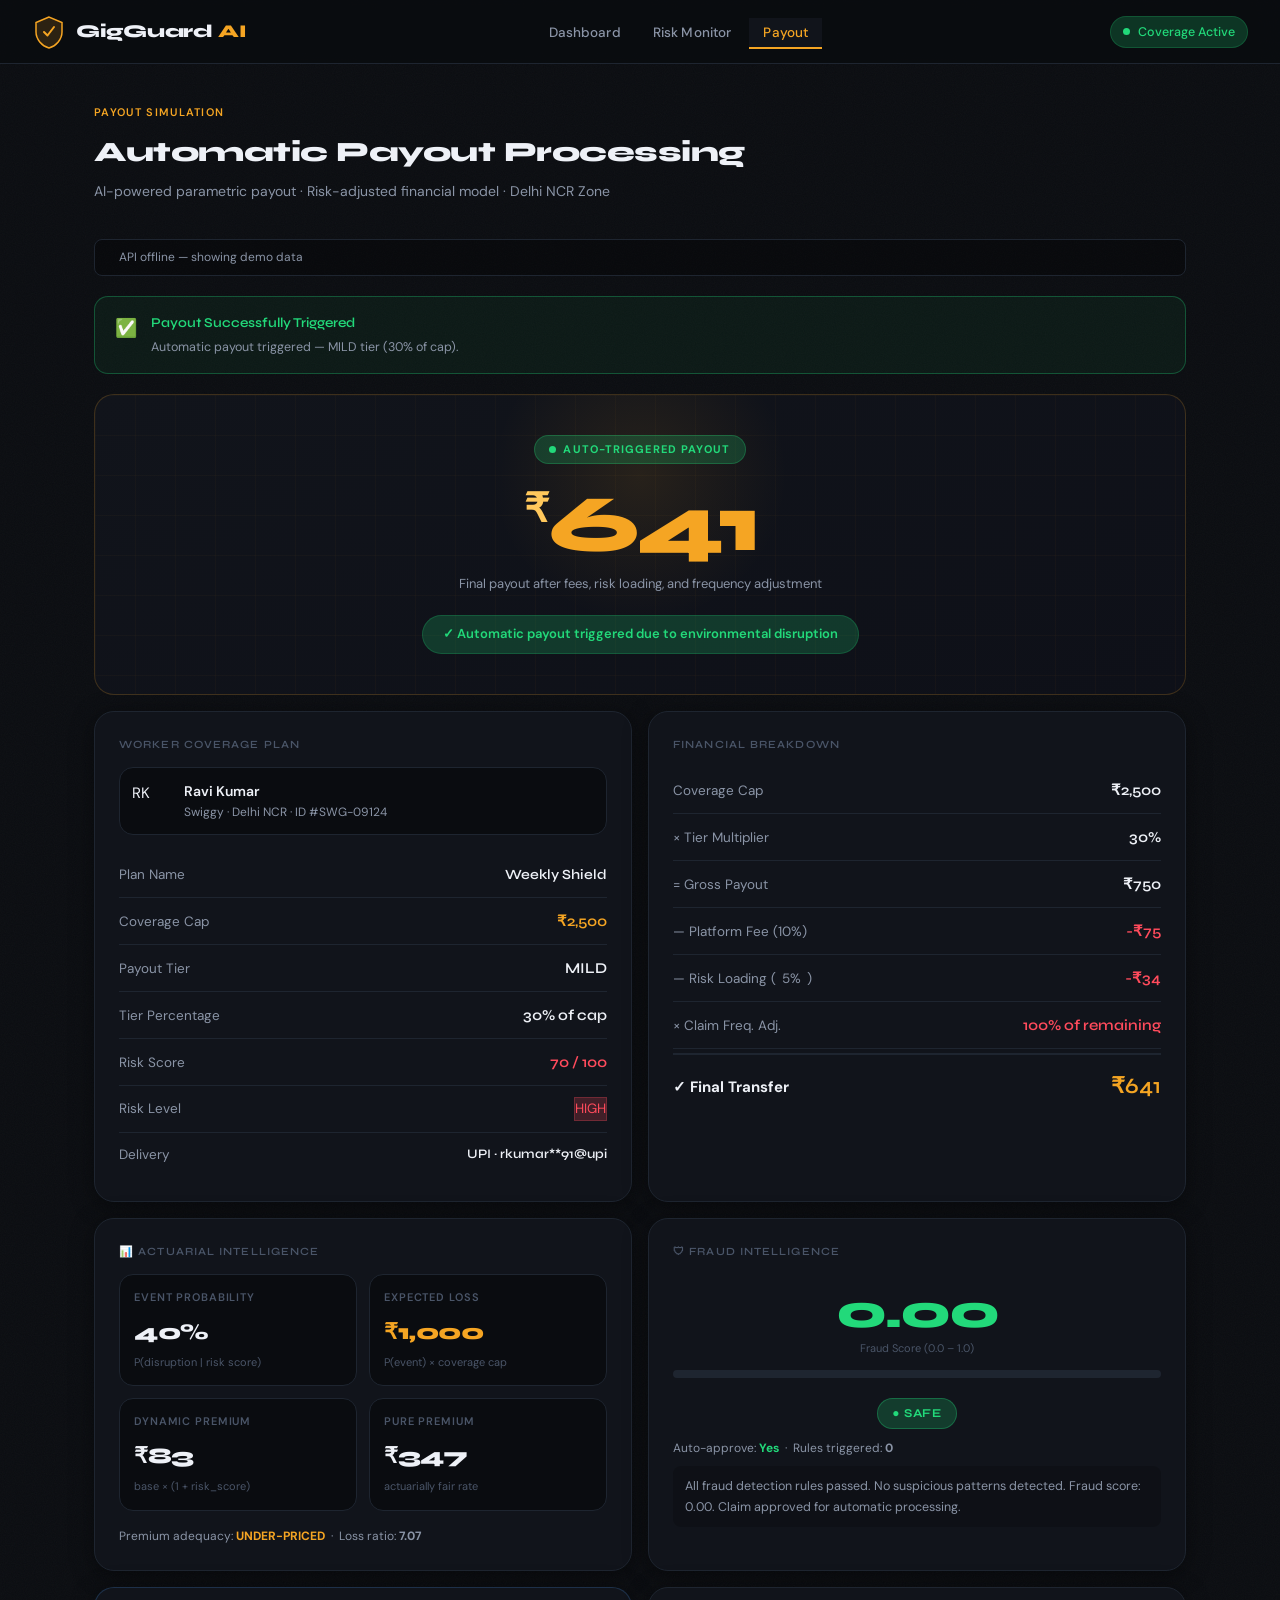
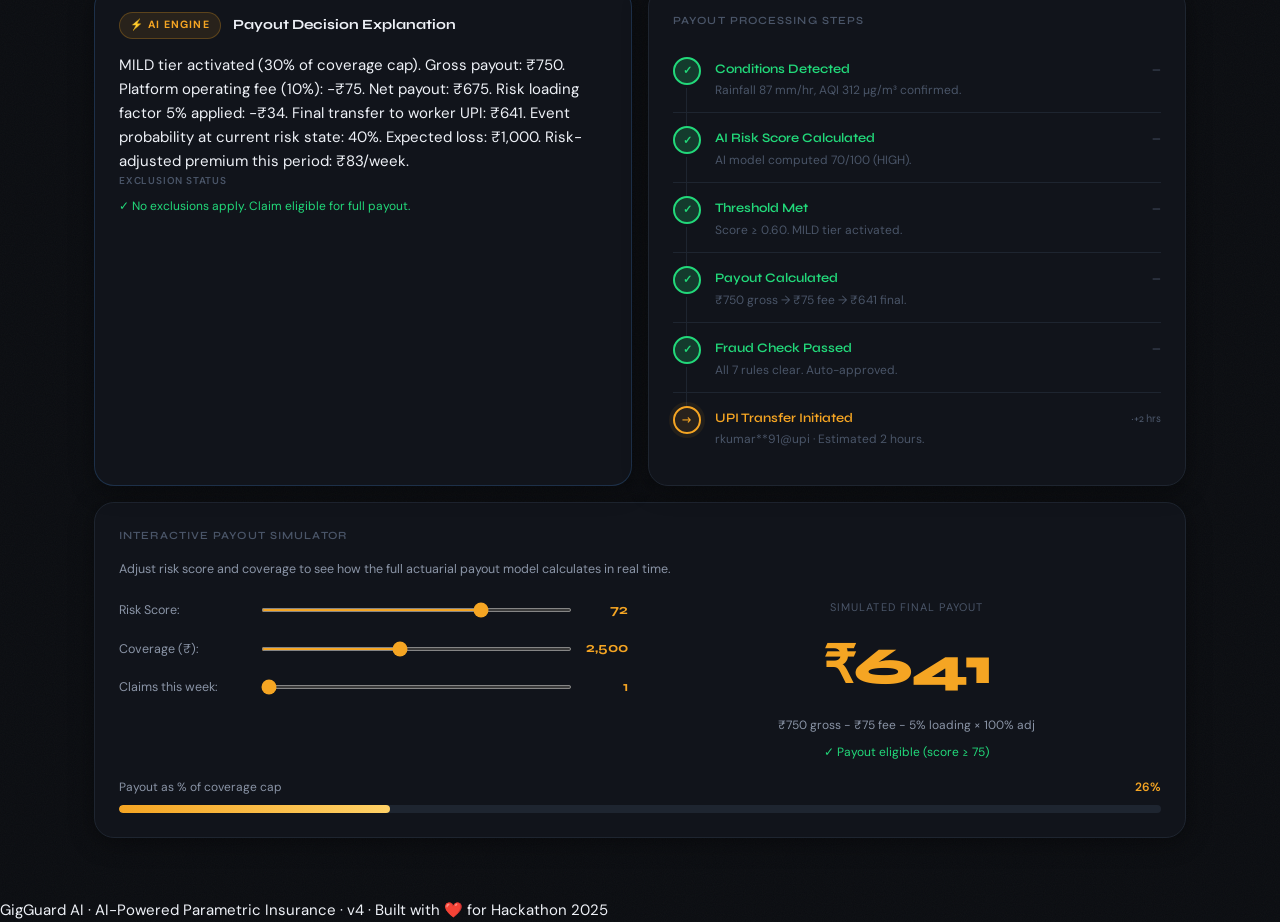
<file: frontend/payout.html>
<!DOCTYPE html>
<html lang="en">

<head>
    <meta charset="UTF-8" />
    <meta name="viewport" content="width=device-width, initial-scale=1.0" />
    <title>GigGuard AI — Payout Simulation</title>
    <link rel="stylesheet" href="style.css" />
    <style>
        .payout-hero {
            display: flex;
            flex-direction: column;
            align-items: center;
            padding: 40px 32px;
            background: linear-gradient(160deg, #11141b 0%, #0e1018 100%);
            border: 1px solid rgba(245, 165, 35, 0.2);
            border-radius: var(--radius-lg);
            position: relative;
            overflow: hidden;
            text-align: center;
            margin-bottom: 16px;
        }

        .payout-hero::before {
            content: '';
            position: absolute;
            top: -80px;
            left: 50%;
            transform: translateX(-50%);
            width: 320px;
            height: 320px;
            background: radial-gradient(circle, rgba(245, 165, 35, 0.10) 0%, transparent 65%);
            pointer-events: none;
        }

        .payout-hero::after {
            content: '';
            position: absolute;
            inset: 0;
            background-image: linear-gradient(rgba(245, 165, 35, 0.03) 1px, transparent 1px),
                linear-gradient(90deg, rgba(245, 165, 35, 0.03) 1px, transparent 1px);
            background-size: 40px 40px;
            pointer-events: none;
        }

        .hero-badge {
            display: inline-flex;
            align-items: center;
            gap: 7px;
            font-size: 11px;
            font-weight: 700;
            letter-spacing: 0.1em;
            text-transform: uppercase;
            color: var(--green);
            background: var(--green-dim);
            border: 1px solid rgba(34, 217, 122, 0.25);
            border-radius: 99px;
            padding: 5px 14px;
            margin-bottom: 20px;
            position: relative;
            z-index: 1;
        }

        .hero-badge .pulse {
            width: 7px;
            height: 7px;
            border-radius: 50%;
            background: var(--green);
            animation: pulse-green 1.6s infinite;
        }

        .hero-amount {
            font-family: var(--font-display);
            font-size: 80px;
            font-weight: 800;
            color: var(--amber);
            letter-spacing: -4px;
            line-height: 1;
            position: relative;
            z-index: 1;
        }

        .hero-amount .currency {
            font-size: 40px;
            vertical-align: super;
            color: var(--amber-light);
            letter-spacing: 0;
        }

        .hero-sub {
            font-size: 13px;
            color: var(--text-secondary);
            margin-top: 10px;
            position: relative;
            z-index: 1;
        }

        .hero-trigger-msg {
            display: inline-flex;
            align-items: center;
            gap: 8px;
            background: var(--green-dim);
            border: 1px solid rgba(34, 217, 122, 0.2);
            border-radius: 99px;
            padding: 8px 20px;
            font-size: 13px;
            font-weight: 600;
            color: var(--green);
            margin-top: 20px;
            position: relative;
            z-index: 1;
        }

        .breakdown-row {
            display: flex;
            justify-content: space-between;
            align-items: center;
            padding: 11px 0;
            border-bottom: 1px solid var(--border);
            font-size: 13.5px;
        }

        .breakdown-row:last-child {
            border-bottom: none;
        }

        .breakdown-row .b-key {
            color: var(--text-secondary);
            display: flex;
            align-items: center;
            gap: 6px;
        }

        .breakdown-row .b-val {
            font-weight: 600;
            font-family: var(--font-display);
            font-size: 15px;
        }

        .breakdown-row.deduct .b-val {
            color: var(--red);
        }

        .breakdown-row.total-row {
            padding-top: 14px;
            border-top: 2px solid var(--border);
            border-bottom: none;
            margin-top: 4px;
        }

        .breakdown-row.total-row .b-key {
            color: var(--text-primary);
            font-weight: 700;
            font-size: 15px;
        }

        .breakdown-row.total-row .b-val {
            font-size: 22px;
            color: var(--amber);
        }

        .step-list {
            display: flex;
            flex-direction: column;
            gap: 0;
        }
    </style>
</head>

<body>

    <!-- NAVIGATION -->
    <nav class="navbar">
        <a href="index.html" class="nav-logo">
            <svg class="logo-icon" viewBox="0 0 34 34" fill="none">
                <path d="M17 2L4 7.5V17C4 24.18 9.68 30.9 17 33C24.32 30.9 30 24.18 30 17V7.5L17 2Z" fill="#f5a523"
                    fill-opacity="0.15" stroke="#f5a523" stroke-width="1.5" />
                <path d="M12 17l3.5 3.5L22 12" stroke="#f5a523" stroke-width="2" stroke-linecap="round"
                    stroke-linejoin="round" />
            </svg>
            <span class="logo-text">GigGuard <span>AI</span></span>
        </a>
        <ul class="nav-links">
            <li><a href="index.html">Dashboard</a></li>
            <li><a href="risk-monitor.html">Risk Monitor</a></li>
            <li><a href="payout.html" class="active">Payout</a></li>
        </ul>
        <div class="nav-status"><span class="dot"></span>Coverage Active</div>
    </nav>

    <main class="page-container">

        <div class="page-header">
            <div class="eyebrow">Payout Simulation</div>
            <h1>Automatic Payout Processing</h1>
            <p>AI-powered parametric payout · Risk-adjusted financial model · Delhi NCR Zone</p>
        </div>

        <div class="api-status-bar">
            <span class="api-dot loading" id="apiDot"></span>
            <span id="apiStatusText">Loading payout simulation…</span>
        </div>

        <!-- Success banner -->
        <div class="alert-banner alert-success" id="payoutAlert" style="display:none;">
            <div class="alert-icon">✅</div>
            <div>
                <div class="alert-title">Payout Successfully Triggered</div>
                <div class="alert-desc" id="payoutAlertDesc">—</div>
            </div>
        </div>

        <!-- No payout banner -->
        <div class="alert-banner alert-info" id="noPayoutAlert" style="display:none;">
            <div class="alert-icon">ℹ️</div>
            <div>
                <div class="alert-title">No Payout Triggered</div>
                <div class="alert-desc" id="noPayoutDesc">Risk score is below the payout threshold. No disruption event
                    detected.</div>
            </div>
        </div>

        <!-- Fraud warning -->
        <div class="alert-banner alert-danger" id="fraudAlert" style="display:none;">
            <div class="alert-icon">🛡</div>
            <div>
                <div class="alert-title" id="fraudAlertTitle">Fraud Detection Alert</div>
                <div class="alert-desc" id="fraudAlertDesc">—</div>
            </div>
        </div>

        <!-- ══════════════════════════════════════════════════════
         PAYOUT HERO
    ══════════════════════════════════════════════════════ -->
        <div class="payout-hero">
            <div class="hero-badge">
                <span class="pulse"></span>
                <span id="heroBadgeText">Auto-Triggered Payout</span>
            </div>
            <div class="hero-amount">
                <span class="currency">₹</span><span id="heroAmount">0</span>
            </div>
            <div class="hero-sub" id="heroSub">Final payout after all deductions</div>
            <div class="hero-trigger-msg" id="heroMsg">
                ✓ Automatic payout triggered due to environmental disruption
            </div>
        </div>

        <!-- ══════════════════════════════════════════════════════
         ROW 1: Coverage Plan | Financial Breakdown
    ══════════════════════════════════════════════════════ -->
        <div class="grid-2" style="margin-bottom:16px;">

            <!-- Coverage Plan -->
            <div class="card">
                <div class="card-title">Worker Coverage Plan</div>
                <div
                    style="display:flex; align-items:center; gap:12px; margin-bottom:18px; padding:12px; background:var(--bg-base); border-radius:var(--radius-md); border:1px solid var(--border);">
                    <div class="worker-avatar" style="width:40px; height:40px; font-size:15px;">RK</div>
                    <div>
                        <div style="font-weight:600; font-size:14px;">Ravi Kumar</div>
                        <div style="font-size:12px; color:var(--text-secondary);">Swiggy · Delhi NCR · ID #SWG-09124
                        </div>
                    </div>
                </div>
                <div class="breakdown-row">
                    <span class="b-key">Plan Name</span>
                    <span class="b-val" style="font-size:14px;" id="planName">Weekly Shield</span>
                </div>
                <div class="breakdown-row">
                    <span class="b-key">Coverage Cap</span>
                    <span class="b-val" style="color:var(--amber);" id="coverageCap">₹2,500</span>
                </div>
                <div class="breakdown-row">
                    <span class="b-key">Payout Tier</span>
                    <span class="b-val" id="tierLabel">—</span>
                </div>
                <div class="breakdown-row">
                    <span class="b-key">Tier Percentage</span>
                    <span class="b-val" id="tierPct">—</span>
                </div>
                <div class="breakdown-row">
                    <span class="b-key">Risk Score</span>
                    <span class="b-val" id="riskScoreVal" style="color:var(--red);">—</span>
                </div>
                <div class="breakdown-row">
                    <span class="b-key">Risk Level</span>
                    <span id="riskLevelBadge" class="stat-badge badge-amber">—</span>
                </div>
                <div class="breakdown-row">
                    <span class="b-key">Delivery</span>
                    <span class="b-val" style="font-size:13px;">UPI · rkumar**91@upi</span>
                </div>
            </div>

            <!-- Full Financial Breakdown -->
            <div class="card">
                <div class="card-title">Financial Breakdown</div>

                <div class="breakdown-row">
                    <span class="b-key">Coverage Cap</span>
                    <span class="b-val" id="brkCap">—</span>
                </div>
                <div class="breakdown-row">
                    <span class="b-key">× Tier Multiplier</span>
                    <span class="b-val" id="brkTierMul">—</span>
                </div>
                <div class="breakdown-row">
                    <span class="b-key">= Gross Payout</span>
                    <span class="b-val" id="brkGross" style="color:var(--text-primary);">—</span>
                </div>
                <div class="breakdown-row deduct">
                    <span class="b-key">— Platform Fee (10%)</span>
                    <span class="b-val" id="brkFee">—</span>
                </div>
                <div class="breakdown-row deduct">
                    <span class="b-key">— Risk Loading (<span id="brkLoadingPct">—</span>)</span>
                    <span class="b-val" id="brkLoadingAmt">—</span>
                </div>
                <div class="breakdown-row deduct">
                    <span class="b-key">× Claim Freq. Adj.</span>
                    <span class="b-val" id="brkClaimAdj">—</span>
                </div>
                <div class="breakdown-row total-row">
                    <span class="b-key">✓ Final Transfer</span>
                    <span class="b-val" id="brkFinal">—</span>
                </div>
            </div>
        </div>

        <!-- ══════════════════════════════════════════════════════
         ROW 2: Actuarial | Fraud Status
    ══════════════════════════════════════════════════════ -->
        <div class="grid-2" style="margin-bottom:16px;">

            <!-- Actuarial Intelligence -->
            <div class="card">
                <div class="card-title">📊 Actuarial Intelligence</div>
                <div class="metric-grid">
                    <div class="metric-item">
                        <div class="metric-label">Event Probability</div>
                        <div class="metric-value" id="actEventProb">—</div>
                        <div class="metric-sub">P(disruption | risk score)</div>
                    </div>
                    <div class="metric-item">
                        <div class="metric-label">Expected Loss</div>
                        <div class="metric-value amber" id="actExpLoss">—</div>
                        <div class="metric-sub">P(event) × coverage cap</div>
                    </div>
                    <div class="metric-item">
                        <div class="metric-label">Dynamic Premium</div>
                        <div class="metric-value" id="actDynPrem">—</div>
                        <div class="metric-sub">base × (1 + risk_score)</div>
                    </div>
                    <div class="metric-item">
                        <div class="metric-label">Pure Premium</div>
                        <div class="metric-value" id="actPurePrem">—</div>
                        <div class="metric-sub">actuarially fair rate</div>
                    </div>
                </div>
                <div class="divider"></div>
                <div style="font-size:12px; color:var(--text-secondary);">
                    Premium adequacy: <strong id="actAdequacy" style="color:var(--amber);">—</strong>
                    &nbsp;·&nbsp; Loss ratio: <strong id="actLossRatio">—</strong>
                </div>
            </div>

            <!-- Fraud Status -->
            <div class="card">
                <div class="card-title">🛡 Fraud Intelligence</div>
                <div class="fraud-score-display">
                    <div class="fraud-score-number" id="fraudScore" style="color:var(--green);">0.00</div>
                    <div style="font-size:11px; color:var(--text-muted); margin-top:4px;">Fraud Score (0.0 – 1.0)</div>
                    <div class="fraud-score-track">
                        <div class="fraud-score-fill fill-green" id="fraudBar" style="width:0%;"></div>
                    </div>
                    <div class="verdict-badge verdict-SAFE" id="fraudVerdict">● SAFE</div>
                </div>
                <div class="divider"></div>
                <div style="font-size:12px; color:var(--text-secondary); margin-bottom:8px;">
                    Auto-approve: <strong id="autoApprove" style="color:var(--green);">Yes</strong>
                    &nbsp;·&nbsp; Rules triggered: <strong id="fraudFlagCount">0</strong>
                </div>
                <div class="fraud-explanation-text" id="fraudExplText">All checks passed.</div>
            </div>
        </div>

        <!-- ══════════════════════════════════════════════════════
         ROW 3: AI Payout Explanation + Processing Steps
    ══════════════════════════════════════════════════════ -->
        <div class="grid-2" style="margin-bottom:16px;">

            <!-- AI Payout Explanation -->
            <div class="card" style="border-color:rgba(78,158,255,0.2);">
                <div class="ai-panel-header" style="margin-bottom:14px;">
                    <span class="ai-tag">⚡ AI Engine</span>
                    <h3 style="font-family:var(--font-display); font-size:14px; font-weight:700;">Payout Decision
                        Explanation</h3>
                </div>
                <div class="ai-explanation" id="payoutExplanation">
                    Loading AI payout reasoning…
                </div>
                <div class="divider"></div>
                <div
                    style="font-size:10px; font-weight:600; letter-spacing:0.08em; text-transform:uppercase; color:var(--text-muted); margin-bottom:8px;">
                    Exclusion Status
                </div>
                <div id="exclusionStatus" style="font-size:12px; color:var(--green);">✓ No exclusions apply</div>
            </div>

            <!-- Processing Steps -->
            <div class="card">
                <div class="card-title">Payout Processing Steps</div>
                <div class="step-list">
                    <div class="step-item">
                        <div class="step-num done" id="step1Num">✓</div>
                        <div class="step-text">
                            <div class="step-title" style="color:var(--green);">Conditions Detected</div>
                            <div class="step-desc" id="step1Desc">IMD + CPCB data confirmed environmental disruption.
                            </div>
                        </div>
                        <div class="step-time" id="step1Time">—</div>
                    </div>
                    <div class="step-item">
                        <div class="step-num done" id="step2Num">✓</div>
                        <div class="step-text">
                            <div class="step-title" style="color:var(--green);">AI Risk Score Calculated</div>
                            <div class="step-desc" id="step2Desc">Weighted model computed risk score.</div>
                        </div>
                        <div class="step-time" id="step2Time">—</div>
                    </div>
                    <div class="step-item">
                        <div class="step-num" id="step3Num">3</div>
                        <div class="step-text">
                            <div class="step-title" id="step3Title">Threshold Check</div>
                            <div class="step-desc" id="step3Desc">Checking if payout threshold is met.</div>
                        </div>
                        <div class="step-time" id="step3Time">—</div>
                    </div>
                    <div class="step-item">
                        <div class="step-num" id="step4Num">4</div>
                        <div class="step-text">
                            <div class="step-title" id="step4Title">Financial Calculation</div>
                            <div class="step-desc" id="step4Desc">Computing gross, fee, risk loading, and final payout.
                            </div>
                        </div>
                        <div class="step-time">—</div>
                    </div>
                    <div class="step-item">
                        <div class="step-num" id="step5Num">5</div>
                        <div class="step-text">
                            <div class="step-title" id="step5Title">Fraud Check</div>
                            <div class="step-desc" id="step5Desc">Running 7-rule fraud detection engine.</div>
                        </div>
                        <div class="step-time">—</div>
                    </div>
                    <div class="step-item">
                        <div class="step-num" id="step6Num">6</div>
                        <div class="step-text">
                            <div class="step-title" id="step6Title">UPI Transfer</div>
                            <div class="step-desc">rkumar**91@upi · Estimated 2 hours.</div>
                        </div>
                        <div class="step-time">~+2 hrs</div>
                    </div>
                </div>
            </div>
        </div>

        <!-- ══════════════════════════════════════════════════════
         INTERACTIVE SIMULATOR
    ══════════════════════════════════════════════════════ -->
        <div class="card">
            <div class="card-title">Interactive Payout Simulator</div>
            <p style="font-size:12.5px; color:var(--text-secondary); margin-bottom:20px;">
                Adjust risk score and coverage to see how the full actuarial payout model calculates in real time.
            </p>

            <div class="grid-2" style="gap:24px;">
                <div>
                    <div class="sim-control">
                        <span class="sim-label">Risk Score:</span>
                        <input type="range" id="simRisk" min="0" max="100" value="72" />
                        <span class="sim-value-display" id="simRiskVal">72</span>
                    </div>
                    <div class="sim-control">
                        <span class="sim-label">Coverage (₹):</span>
                        <input type="range" id="simCoverage" min="500" max="5000" step="100" value="2500" />
                        <span class="sim-value-display" id="simCovVal">2,500</span>
                    </div>
                    <div class="sim-control">
                        <span class="sim-label">Claims this week:</span>
                        <input type="range" id="simClaims" min="1" max="4" step="1" value="1" />
                        <span class="sim-value-display" id="simClaimVal">1</span>
                    </div>
                </div>
                <div
                    style="text-align:center; display:flex; flex-direction:column; align-items:center; justify-content:center; gap:8px;">
                    <div
                        style="font-size:11px; letter-spacing:0.1em; text-transform:uppercase; color:var(--text-muted);">
                        Simulated Final Payout</div>
                    <div style="font-family:var(--font-display); font-size:52px; font-weight:800; color:var(--amber); letter-spacing:-2px;"
                        id="simResult">₹0</div>
                    <div id="simBreakdown" style="font-size:12px; color:var(--text-secondary);">—</div>
                    <div id="simEligible" style="font-size:12px; color:var(--green);">✓ Eligible</div>
                </div>
            </div>

            <div class="score-bar-wrap" style="margin-top:16px;">
                <div class="score-bar-label">
                    <span>Payout as % of coverage cap</span>
                    <span id="simPct" style="color:var(--amber); font-weight:600;">0%</span>
                </div>
                <div class="score-bar-track">
                    <div class="score-bar-fill fill-amber" id="simBar" style="width:0%;"></div>
                </div>
            </div>
        </div>

    </main>

    <footer class="footer">
        GigGuard AI · AI-Powered Parametric Insurance · v4 · Built with ❤️ for Hackathon 2025
    </footer>

    <script>
        const $ = id => document.getElementById(id);
        const fmt = n => n != null ? '₹' + Number(n).toLocaleString('en-IN', { maximumFractionDigits: 0 }) : '—';

        /* ── API fetch ──────────────────────────────────────────────────────── */
        async function loadPayout() {
            setApi('loading', 'Loading payout simulation…');
            let data;
            try {
                const res = await fetch('http://127.0.0.1:8000/simulate', { signal: AbortSignal.timeout(5000) });
                if (!res.ok) throw new Error();
                data = await res.json();
                setApi('live', 'Live simulation · ' + (data.timestamp || ''));
            } catch {
                setApi('offline', 'API offline — showing demo data');
                data = demoData();
            }
            populate(data);
        }

        function setApi(state, msg) {
            $('apiDot').className = 'api-dot ' + state; $('apiStatusText').textContent = msg;
        }

        /* ── Populate ───────────────────────────────────────────────────────── */
        function populate(d) {
            const triggered = d.payout_triggered;
            const score = d.risk_score ?? 0;
            const level = d.risk_level ?? 'LOW';
            const fraud = d.fraud_check || {};
            const act = d.actuarial || {};
            const excl = d.exclusion || {};

            const finalPayout = d.final_payout ?? d.effective_payout ?? d.payout ?? 0;
            const gross = d.gross_payout ?? 0;
            const fee = d.platform_fee ?? 0;
            const loading = d.risk_loading ?? 0.05;
            const adj = d.claim_adjustment ?? 1.0;
            const pct = d.payout_percentage ?? 0;

            // Hero
            animateAmount('heroAmount', finalPayout);
            $('heroBadgeText').textContent = triggered ? 'Auto-Triggered Payout' : 'No Payout';
            $('heroSub').textContent = 'Final payout after fees, risk loading, and frequency adjustment';
            $('heroMsg').textContent = triggered
                ? '✓ Automatic payout triggered due to environmental disruption'
                : '✗ Risk score below payout threshold — no disruption event';
            $('heroMsg').style.color = triggered ? 'var(--green)' : 'var(--text-muted)';

            // Banners
            $('payoutAlert').style.display = triggered && fraud.verdict === 'SAFE' ? 'flex' : 'none';
            $('noPayoutAlert').style.display = !triggered ? 'flex' : 'none';
            $('fraudAlert').style.display = fraud.verdict && fraud.verdict !== 'SAFE' ? 'flex' : 'none';
            if (triggered) {
                $('payoutAlertDesc').textContent = (d.payout_message || '');
            }
            if (fraud.verdict && fraud.verdict !== 'SAFE') {
                $('fraudAlertTitle').textContent = 'Fraud Alert — ' + fraud.verdict;
                $('fraudAlertDesc').textContent = fraud.reason || '—';
            }

            // Plan card
            $('tierLabel').textContent = d.tier_label || '—';
            $('tierPct').textContent = Math.round(pct * 100) + '% of cap';
            $('riskScoreVal').textContent = Math.round(score * 100) + ' / 100';
            $('riskScoreVal').style.color = score > 0.60 ? 'var(--red)' : score > 0.35 ? 'var(--amber)' : 'var(--green)';
            const lvlBadge = $('riskLevelBadge');
            lvlBadge.textContent = level;
            lvlBadge.className = 'stat-badge ' + ({ LOW: 'badge-green', MEDIUM: 'badge-amber', HIGH: 'badge-red', CRITICAL: 'badge-red' }[level] || 'badge-amber');

            // Breakdown
            $('brkCap').textContent = fmt(d.coverage_cap);
            $('brkTierMul').textContent = Math.round(pct * 100) + '%';
            $('brkGross').textContent = fmt(gross);
            $('brkFee').textContent = '-' + fmt(fee);
            $('brkLoadingPct').textContent = Math.round(loading * 100) + '%';

            // Risk loading amount
            const loadingAmt = Math.round((gross - fee) * loading);
            $('brkLoadingAmt').textContent = '-' + fmt(loadingAmt);
            $('brkClaimAdj').textContent = Math.round(adj * 100) + '% of remaining';
            $('brkFinal').textContent = fmt(finalPayout);

            // Actuarial
            $('actEventProb').textContent = act.event_probability != null ? Math.round(act.event_probability * 100) + '%' : '—';
            $('actExpLoss').textContent = fmt(act.expected_loss);
            $('actDynPrem').textContent = fmt(act.dynamic_premium);
            $('actPurePrem').textContent = fmt(act.pure_premium);
            $('actAdequacy').textContent = act.premium_adequacy || '—';
            $('actLossRatio').textContent = act.expected_loss_ratio != null ? act.expected_loss_ratio.toFixed(2) : '—';

            // Fraud
            const fs = fraud.fraud_score ?? 0;
            $('fraudScore').textContent = fs.toFixed(2);
            $('fraudScore').style.color = fs > 0.50 ? 'var(--red)' : fs > 0.25 ? 'var(--amber)' : 'var(--green)';
            $('fraudBar').className = 'fraud-score-fill ' + (fs > 0.50 ? 'fill-red' : fs > 0.25 ? 'fill-amber' : 'fill-green');
            setTimeout(() => { $('fraudBar').style.width = (fs * 100) + '%'; }, 400);
            const vBadge = $('fraudVerdict');
            vBadge.textContent = '● ' + (fraud.verdict || 'SAFE');
            vBadge.className = 'verdict-badge verdict-' + (fraud.verdict || 'SAFE');
            $('autoApprove').textContent = fraud.auto_approve ? 'Yes' : 'No';
            $('autoApprove').style.color = fraud.auto_approve ? 'var(--green)' : 'var(--red)';
            $('fraudFlagCount').textContent = (fraud.flags || []).length;
            $('fraudExplText').textContent = fraud.fraud_explanation || fraud.reason || '—';

            // AI explanation
            $('payoutExplanation').textContent = d.payout_explanation || d.payout_message || '—';

            // Exclusion
            if (excl.is_excluded) {
                $('exclusionStatus').textContent = '⚠ ' + excl.exclusion_code + ': ' + excl.reason?.slice(0, 80) + '…';
                $('exclusionStatus').style.color = excl.is_partial ? 'var(--amber)' : 'var(--red)';
            } else {
                $('exclusionStatus').textContent = '✓ No exclusions apply. Claim eligible for full payout.';
                $('exclusionStatus').style.color = 'var(--green)';
            }

            // Processing steps
            const now = d.timestamp ? d.timestamp.split(' ')[1] : new Date().toLocaleTimeString('en-IN', { hour: '2-digit', minute: '2-digit' });
            updateStep(1, 'done', 'Conditions Detected', 'Rainfall ' + d.rainfall + ' mm/hr, AQI ' + d.aqi + ' µg/m³ confirmed.', now);
            updateStep(2, 'done', 'Risk Score Calculated', 'AI model computed ' + Math.round(score * 100) + '/100 (' + level + ').', now);
            if (triggered) {
                updateStep(3, 'done', 'Threshold Met', 'Score ≥ 0.60. ' + d.tier_label + ' tier activated.', now);
                updateStep(4, 'done', 'Payout Calculated', fmt(gross) + ' gross → ' + fmt(fee) + ' fee → ' + fmt(finalPayout) + ' final.', now);
                if (fraud.verdict === 'SAFE') {
                    updateStep(5, 'done', 'Fraud Check Passed', 'All 7 rules clear. Auto-approved.', now);
                    updateStep(6, 'active', 'UPI Transfer Initiated', 'rkumar**91@upi · Within 2 hours.', now);
                } else {
                    updateStep(5, '', 'Fraud Flag Raised', 'Verdict: ' + fraud.verdict + '. Payout held.', now);
                    updateStep(6, '', 'Transfer Pending', 'Awaiting fraud review outcome.', now);
                }
            } else {
                updateStep(3, '', 'Threshold Not Met', 'Score ' + Math.round(score * 100) + '/100 < 60. No payout.', now);
                updateStep(4, '', 'Not Applicable', 'No payout to calculate.', now);
                updateStep(5, '', 'Not Applicable', 'Fraud check skipped.', now);
                updateStep(6, '', 'No Transfer', 'No disruption event detected.', now);
            }
        }

        function updateStep(num, state, title, desc, time) {
            const n = $('step' + num + 'Num');
            const t = $('step' + num + 'Title');
            const d = $('step' + num + 'Desc');
            if (!n) return;
            if (state === 'done') {
                n.className = 'step-num done'; n.textContent = '✓';
                if (t) t.style.color = 'var(--green)';
            } else if (state === 'active') {
                n.className = 'step-num active'; n.textContent = '→';
                if (t) t.style.color = 'var(--amber)';
            } else {
                n.className = 'step-num'; n.textContent = num;
                if (t) t.style.color = 'var(--text-secondary)';
            }
            if (t) t.textContent = title;
            if (d) d.textContent = desc;
        }

        /* ── Animate counter ──────────────────────────────────────────────────── */
        function animateAmount(id, target) {
            const el = $(id); let count = 0;
            const step = Math.max(1, Math.ceil(target / 60));
            const iv = setInterval(() => {
                count = Math.min(count + step, target);
                el.textContent = Number(count).toLocaleString('en-IN');
                if (count >= target) clearInterval(iv);
            }, 18);
        }

        /* ── Interactive simulator ────────────────────────────────────────────── */
        const TIERS = [[0.60, 0.00], [0.75, 0.30], [0.90, 0.50], [1.01, 0.80]];
        const FREQ = { 1: 1.0, 2: 0.80, 3: 0.60, 4: 0.40 };

        function calcSim() {
            const risk = parseInt($('simRisk').value) / 100;
            const cap = parseInt($('simCoverage').value);
            const cl = parseInt($('simClaims').value);

            $('simRiskVal').textContent = Math.round(risk * 100);
            $('simCovVal').textContent = Number(cap).toLocaleString('en-IN');
            $('simClaimVal').textContent = cl;

            let pct = 0;
            for (const [thresh, p] of TIERS) { if (risk < thresh) { pct = p; break; } }

            const gross = cap * pct;
            const fee = gross * 0.10;
            const netPre = gross - fee;
            const loading = Math.min(0.30, 0.05 + Math.max(0, cl - 1) * 0.08);
            const adj = FREQ[cl] || 0.40;
            const final = Math.round(netPre * (1 - loading) * adj);

            const simBar = $('simBar');
            const pctOfCap = cap > 0 ? Math.round(final / cap * 100) : 0;

            if (pct === 0) {
                $('simResult').textContent = '₹0';
                $('simEligible').textContent = '✕ Score < 0.60 — not eligible';
                $('simEligible').style.color = 'var(--text-muted)';
                $('simBreakdown').textContent = 'Increase risk score above 60 to trigger payout.';
                simBar.style.width = '0%';
                simBar.className = 'score-bar-fill fill-green';
            } else {
                $('simResult').textContent = '₹' + Number(final).toLocaleString('en-IN');
                $('simEligible').textContent = '✓ Payout eligible (score ≥ ' + Math.round(TIERS.find(([t]) => risk < t)?.[0] * 100 || 60) + ')';
                $('simEligible').style.color = 'var(--green)';
                $('simBreakdown').textContent = '₹' + gross.toFixed(0) + ' gross − ₹' + fee.toFixed(0) + ' fee − ' + Math.round(loading * 100) + '% loading × ' + Math.round(adj * 100) + '% adj';
                simBar.className = 'score-bar-fill ' + (risk > 0.60 ? 'fill-amber' : 'fill-green');
                setTimeout(() => { simBar.style.width = pctOfCap + '%'; }, 100);
            }
            $('simPct').textContent = pctOfCap + '%';
        }

        /* ── Demo data ────────────────────────────────────────────────────────── */
        function demoData() {
            return {
                rainfall: 87.0, aqi: 312.0, wind_speed: 54.0,
                risk_score: 0.7020, risk_level: 'HIGH',
                payout_triggered: true, tier_label: 'MILD', payout_percentage: 0.30,
                coverage_cap: 2500, gross_payout: 750, platform_fee: 75, net_payout: 675,
                risk_loading: 0.05, claim_adjustment: 1.0, final_payout: 641, effective_payout: 641, payout: 641,
                payout_message: 'Automatic payout triggered — MILD tier (30% of cap).',
                payout_explanation: 'MILD tier activated (30% of coverage cap). Gross payout: ₹750. Platform operating fee (10%): −₹75. Net payout: ₹675. Risk loading factor 5% applied: −₹34. Final transfer to worker UPI: ₹641. Event probability at current risk state: 40%. Expected loss: ₹1,000. Risk-adjusted premium this period: ₹83/week.',
                exclusion: { is_excluded: false, exclusion_code: 'SAFE', reason: 'No exclusions apply.' },
                fraud_check: { raw_score: 0, fraud_score: 0.0, fraud_flag: false, verdict: 'SAFE', flags: [], flag_codes: [], reason: 'All fraud checks passed.', fraud_explanation: 'All fraud detection rules passed. No suspicious patterns detected. Fraud score: 0.00. Claim approved for automatic processing.', auto_approve: true },
                actuarial: { event_probability: 0.40, expected_loss: 1000, dynamic_premium: 83.4, pure_premium: 346.5, premium_adequacy: 'UNDER-PRICED', expected_loss_ratio: 7.07, claims_reserve: 481.25 },
                timestamp: new Date().toLocaleString('en-IN')
            };
        }

        /* ── Boot ─────────────────────────────────────────────────────────────── */
        document.addEventListener('DOMContentLoaded', () => {
            loadPayout();

            // Simulator listeners
            ['simRisk', 'simCoverage', 'simClaims'].forEach(id => {
                $(id).addEventListener('input', calcSim);
            });
            calcSim();
        });
    </script>

</body>

</html>
</file>
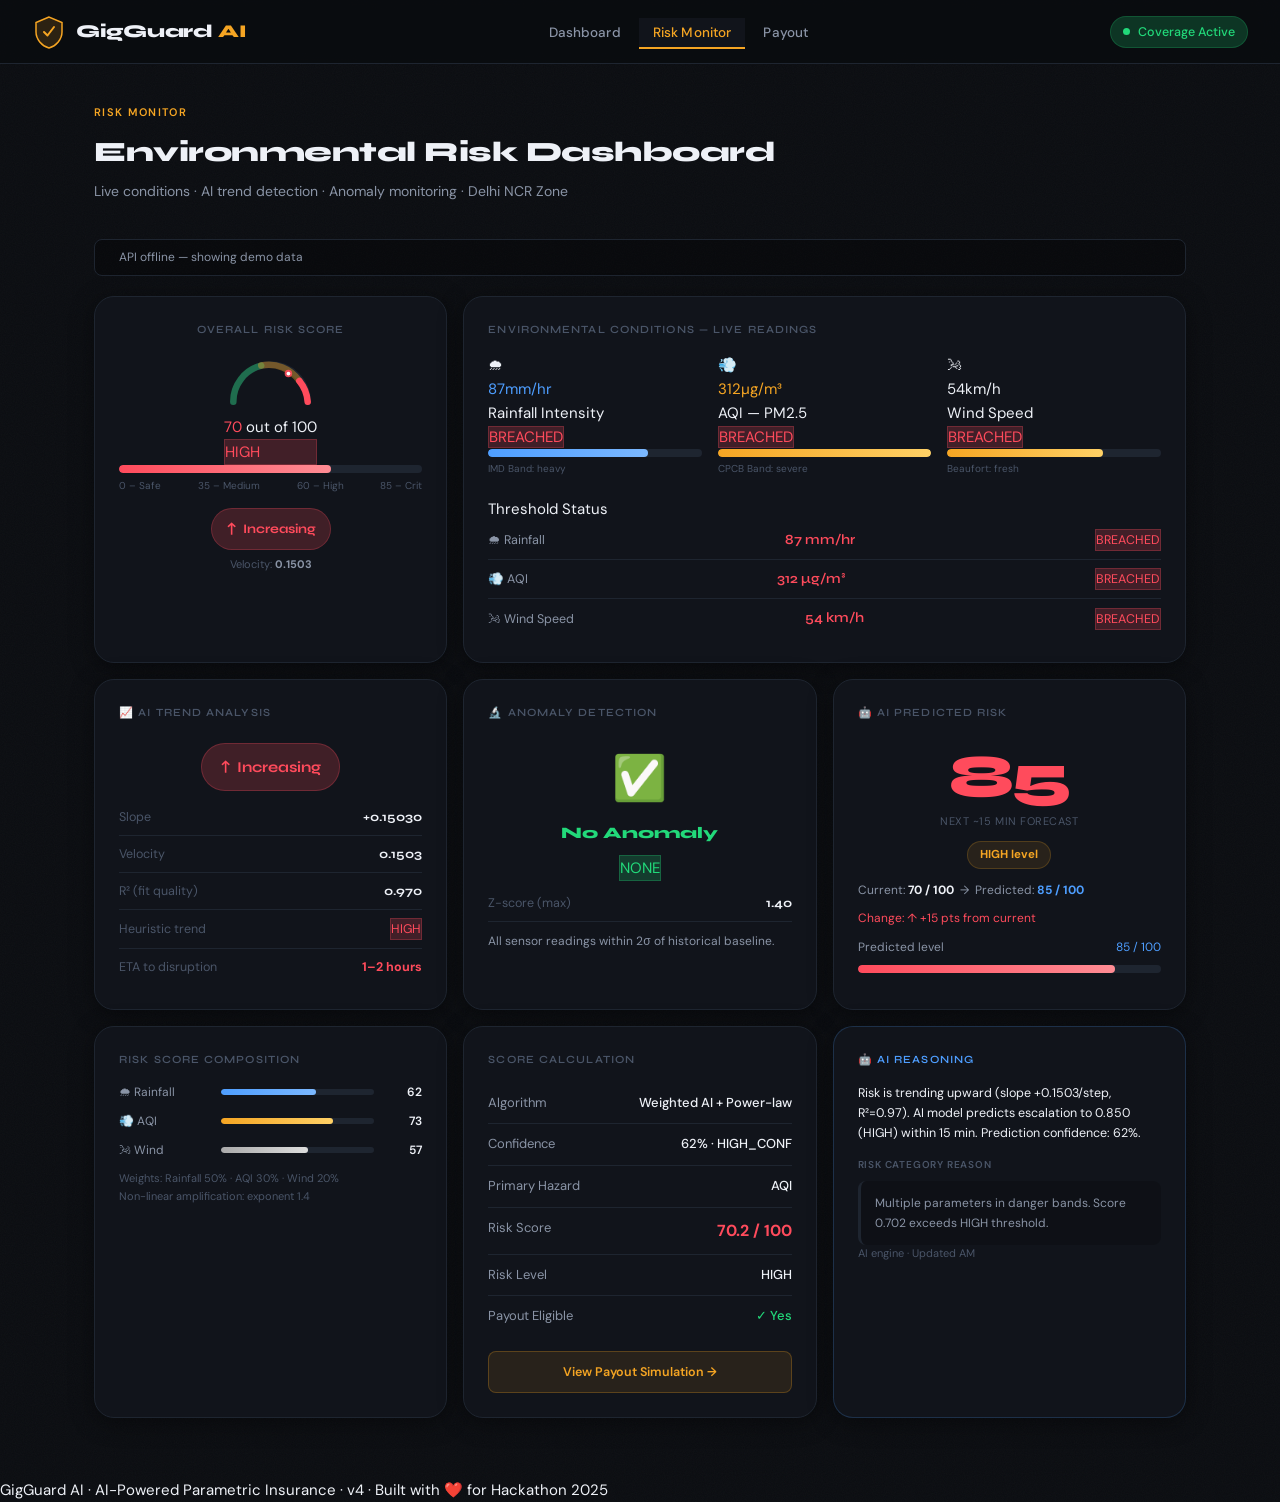
<file: frontend/risk-monitor.html>
<!DOCTYPE html>
<html lang="en">

<head>
    <meta charset="UTF-8" />
    <meta name="viewport" content="width=device-width, initial-scale=1.0" />
    <title>GigGuard AI — Risk Monitor</title>
    <link rel="stylesheet" href="style.css" />
    <style>
        /* Page-specific additions */
        .gauge-arc {
            transition: stroke-dasharray 1.2s cubic-bezier(0.4, 0, 0.2, 1);
        }

        .condition-status {
            display: flex;
            align-items: center;
            justify-content: space-between;
            padding: 8px 0;
            border-bottom: 1px solid var(--border);
            font-size: 12.5px;
        }

        .condition-status:last-child {
            border-bottom: none;
        }

        .condition-status .cond-name {
            color: var(--text-secondary);
            display: flex;
            align-items: center;
            gap: 8px;
        }

        .condition-status .cond-value {
            font-weight: 600;
            font-family: var(--font-display);
            font-size: 14px;
        }

        .factor-row {
            display: flex;
            align-items: center;
            gap: 12px;
            margin-bottom: 10px;
        }

        .factor-name {
            width: 90px;
            font-size: 12px;
            color: var(--text-secondary);
            flex-shrink: 0;
        }

        .factor-bar-track {
            flex: 1;
            height: 6px;
            background: var(--border);
            border-radius: 99px;
            overflow: hidden;
        }

        .factor-bar-fill {
            height: 100%;
            border-radius: 99px;
            transition: width 1.4s cubic-bezier(0.4, 0, 0.2, 1);
        }

        .factor-pct {
            width: 36px;
            text-align: right;
            font-size: 12px;
            font-weight: 600;
            flex-shrink: 0;
        }

        .trend-history-row {
            display: flex;
            align-items: center;
            justify-content: space-between;
            padding: 8px 0;
            border-bottom: 1px solid var(--border);
            font-size: 12.5px;
        }

        .trend-history-row:last-child {
            border-bottom: none;
        }
    </style>
</head>

<body>

    <!-- NAVIGATION -->
    <nav class="navbar">
        <a href="index.html" class="nav-logo">
            <svg class="logo-icon" viewBox="0 0 34 34" fill="none">
                <path d="M17 2L4 7.5V17C4 24.18 9.68 30.9 17 33C24.32 30.9 30 24.18 30 17V7.5L17 2Z" fill="#f5a523"
                    fill-opacity="0.15" stroke="#f5a523" stroke-width="1.5" />
                <path d="M12 17l3.5 3.5L22 12" stroke="#f5a523" stroke-width="2" stroke-linecap="round"
                    stroke-linejoin="round" />
            </svg>
            <span class="logo-text">GigGuard <span>AI</span></span>
        </a>
        <ul class="nav-links">
            <li><a href="index.html">Dashboard</a></li>
            <li><a href="risk-monitor.html" class="active">Risk Monitor</a></li>
            <li><a href="payout.html">Payout</a></li>
        </ul>
        <div class="nav-status"><span class="dot"></span>Coverage Active</div>
    </nav>

    <main class="page-container">

        <div class="page-header">
            <div class="eyebrow">Risk Monitor</div>
            <h1>Environmental Risk Dashboard</h1>
            <p>Live conditions · AI trend detection · Anomaly monitoring · Delhi NCR Zone</p>
        </div>

        <!-- API Status -->
        <div class="api-status-bar">
            <span class="api-dot loading" id="apiDot"></span>
            <span id="apiStatusText">Loading live risk data…</span>
        </div>

        <!-- Anomaly Alert -->
        <div class="anomaly-panel hidden" id="anomalyPanel" style="margin-bottom:20px;">
            <div class="anomaly-pulse"></div>
            <div>
                <div class="anomaly-title">🔬 Sensor Anomaly Detected by AI Engine</div>
                <div class="anomaly-desc" id="anomalyDesc">—</div>
            </div>
        </div>

        <!-- ROW 1: Gauge + Conditions + Trend/Anomaly -->
        <div class="grid-3" style="margin-bottom:16px;">

            <!-- Risk Gauge -->
            <div class="card" style="display:flex; flex-direction:column; align-items:center;">
                <div class="card-title" style="text-align:center; width:100%;">Overall Risk Score</div>
                <div class="gauge-container">
                    <svg class="gauge-svg" viewBox="0 0 200 120">
                        <path d="M 20 105 A 80 80 0 0 1 180 105" fill="none" stroke="#1e2530" stroke-width="14"
                            stroke-linecap="round" />
                        <path d="M 20 105 A 80 80 0 0 1 80 27" fill="none" stroke="#22d97a" stroke-width="14"
                            stroke-linecap="round" opacity="0.4" />
                        <path d="M 80 27 A 80 80 0 0 1 162 60" fill="none" stroke="#f5a523" stroke-width="14"
                            stroke-linecap="round" opacity="0.4" />
                        <path d="M 162 60 A 80 80 0 0 1 180 105" fill="none" stroke="#ff4b5c" stroke-width="14"
                            stroke-linecap="round" id="criticalArc" />
                        <circle id="needleDot" cx="100" cy="105" r="8" fill="#ff4b5c" opacity="0" />
                        <circle id="needleInner" cx="100" cy="105" r="4" fill="#fff" opacity="0" />
                    </svg>
                    <div class="gauge-score-text">
                        <span class="gauge-score-number" id="gaugeNumber" style="color:var(--amber);">—</span>
                        <span class="gauge-score-label">out of 100</span>
                    </div>
                    <div class="risk-level badge-amber" id="riskLevelBadge">—</div>
                </div>
                <div style="width:100%;">
                    <div class="score-bar-track">
                        <div class="score-bar-fill fill-amber" id="mainRiskBar" style="width:0%;"></div>
                    </div>
                    <div
                        style="display:flex; justify-content:space-between; font-size:10px; color:var(--text-muted); margin-top:5px;">
                        <span>0 – Safe</span><span>35 – Medium</span><span>60 – High</span><span>85 – Crit</span>
                    </div>
                </div>

                <!-- Trend badge inside gauge card -->
                <div style="margin-top:14px; text-align:center; width:100%;">
                    <div class="trend-badge trend-stable" id="trendBadgeGauge" style="display:inline-flex;">
                        <span class="trend-arrow" id="gaugeTrendArrow">→</span>
                        <span id="gaugeTrendLabel">Stable</span>
                    </div>
                    <div style="font-size:11px; color:var(--text-muted); margin-top:6px;">
                        Velocity: <strong id="gaugeVelocity" style="color:var(--text-secondary);">—</strong>
                    </div>
                </div>
            </div>

            <!-- Environmental Conditions -->
            <div class="card" style="grid-column: span 2;">
                <div class="card-title">Environmental Conditions — Live Readings</div>

                <div class="grid-3" style="margin-bottom:20px;">

                    <!-- Rainfall -->
                    <div class="env-card">
                        <div class="env-icon">🌧</div>
                        <div>
                            <div class="env-metric-value" style="color:#4e9eff;">
                                <span id="rainfallVal">—</span><span class="env-metric-unit">mm/hr</span>
                            </div>
                            <div class="env-metric-label">Rainfall Intensity</div>
                        </div>
                        <span class="stat-badge badge-green" id="rainfallBadge">—</span>
                        <div class="score-bar-wrap" style="margin-top:0;">
                            <div class="score-bar-track">
                                <div class="score-bar-fill fill-red" id="rainfallBar"
                                    style="width:0%; background:linear-gradient(90deg,#4e9eff,#7bb8ff);"></div>
                            </div>
                            <div style="font-size:10px; color:var(--text-muted); margin-top:4px;">IMD Band: <span
                                    id="rainfallBand">—</span></div>
                        </div>
                    </div>

                    <!-- AQI -->
                    <div class="env-card">
                        <div class="env-icon">💨</div>
                        <div>
                            <div class="env-metric-value" style="color:var(--amber);">
                                <span id="aqiVal">—</span><span class="env-metric-unit">µg/m³</span>
                            </div>
                            <div class="env-metric-label">AQI — PM2.5</div>
                        </div>
                        <span class="stat-badge badge-red" id="aqiBadge">—</span>
                        <div class="score-bar-wrap" style="margin-top:0;">
                            <div class="score-bar-track">
                                <div class="score-bar-fill fill-amber" id="aqiBar" style="width:0%;"></div>
                            </div>
                            <div style="font-size:10px; color:var(--text-muted); margin-top:4px;">CPCB Band: <span
                                    id="aqiBand">—</span></div>
                        </div>
                    </div>

                    <!-- Wind -->
                    <div class="env-card">
                        <div class="env-icon">🌬</div>
                        <div>
                            <div class="env-metric-value" style="color:var(--text-primary);">
                                <span id="windVal">—</span><span class="env-metric-unit">km/h</span>
                            </div>
                            <div class="env-metric-label">Wind Speed</div>
                        </div>
                        <span class="stat-badge badge-amber" id="windBadge">—</span>
                        <div class="score-bar-wrap" style="margin-top:0;">
                            <div class="score-bar-track">
                                <div class="score-bar-fill fill-amber" id="windBar" style="width:0%;"></div>
                            </div>
                            <div style="font-size:10px; color:var(--text-muted); margin-top:4px;">Beaufort: <span
                                    id="windBand">—</span></div>
                        </div>
                    </div>
                </div>

                <div class="divider"></div>

                <!-- Threshold status -->
                <div class="section-label">Threshold Status</div>
                <div class="condition-status">
                    <span class="cond-name">🌧 Rainfall</span>
                    <span class="cond-value" id="rainfallThreshVal">—</span>
                    <span class="stat-badge" id="rainfallThreshBadge">—</span>
                </div>
                <div class="condition-status">
                    <span class="cond-name">💨 AQI</span>
                    <span class="cond-value" id="aqiThreshVal">—</span>
                    <span class="stat-badge" id="aqiThreshBadge">—</span>
                </div>
                <div class="condition-status">
                    <span class="cond-name">🌬 Wind Speed</span>
                    <span class="cond-value" id="windThreshVal">—</span>
                    <span class="stat-badge" id="windThreshBadge">—</span>
                </div>
            </div>

        </div>

        <!-- ROW 2: AI Trend | Anomaly Detection | Predicted Score -->
        <div class="grid-3" style="margin-bottom:16px;">

            <!-- AI Trend Analysis -->
            <div class="card">
                <div class="card-title">📈 AI Trend Analysis</div>
                <div style="text-align:center; padding:8px 0;">
                    <div class="trend-badge trend-stable" id="trendBadgeBig"
                        style="display:inline-flex; font-size:15px; padding:10px 18px;">
                        <span class="trend-arrow" id="trendArrowBig">→</span>
                        <span id="trendLabelBig">Stable</span>
                    </div>
                </div>
                <div class="divider"></div>
                <div class="trend-history-row">
                    <span style="color:var(--text-muted);">Slope</span>
                    <strong id="trendSlope" style="font-family:var(--font-display);">—</strong>
                </div>
                <div class="trend-history-row">
                    <span style="color:var(--text-muted);">Velocity</span>
                    <strong id="trendVelocity" style="font-family:var(--font-display);">—</strong>
                </div>
                <div class="trend-history-row">
                    <span style="color:var(--text-muted);">R² (fit quality)</span>
                    <strong id="trendR2" style="font-family:var(--font-display);">—</strong>
                </div>
                <div class="trend-history-row">
                    <span style="color:var(--text-muted);">Heuristic trend</span>
                    <span class="stat-badge" id="heuristicTrendBadge">—</span>
                </div>
                <div class="trend-history-row" style="border-bottom:none;">
                    <span style="color:var(--text-muted);">ETA to disruption</span>
                    <strong id="etaHours" style="color:var(--red);">—</strong>
                </div>
            </div>

            <!-- Anomaly Detection -->
            <div class="card">
                <div class="card-title">🔬 Anomaly Detection</div>
                <div style="text-align:center; padding:8px 0 4px;">
                    <div id="anomalyIcon" style="font-size:44px; margin-bottom:6px;">✅</div>
                    <div id="anomalyStatusText"
                        style="font-family:var(--font-display); font-size:16px; font-weight:800; color:var(--green);">No
                        Anomaly</div>
                    <div id="anomalySeverityBadge" class="stat-badge badge-green"
                        style="margin:10px auto 0; display:inline-flex;">NONE</div>
                </div>
                <div class="divider"></div>
                <div class="trend-history-row">
                    <span style="color:var(--text-muted);">Z-score (max)</span>
                    <strong id="maxZScore" style="font-family:var(--font-display);">—</strong>
                </div>
                <div style="margin-top:10px; font-size:12px; color:var(--text-secondary); line-height:1.6;"
                    id="anomalyDetails">
                    All sensor readings within 2σ of historical baseline.
                </div>
            </div>

            <!-- Predicted Risk Score -->
            <div class="card">
                <div class="card-title">🤖 AI Predicted Risk</div>
                <div class="predicted-score-display">
                    <div class="predicted-number" id="predictedScore">—</div>
                    <div class="predicted-label">Next ~15 min forecast</div>
                    <div class="predicted-level-badge" id="predictedLevelBadge">— Level</div>
                </div>
                <div class="divider"></div>
                <div style="font-size:12px; color:var(--text-secondary); margin-bottom:8px;">
                    Current: <strong id="currentScore" style="color:var(--text-primary);">—</strong>
                    &nbsp;→&nbsp;
                    Predicted: <strong id="predictedScoreSmall" style="color:var(--blue);">—</strong>
                </div>
                <div id="predDelta" style="font-size:12px; color:var(--text-muted); margin-bottom:10px;">—</div>
                <div class="score-bar-wrap" style="margin-top:0;">
                    <div class="score-bar-label">
                        <span>Predicted level</span>
                        <span id="predictedPct" style="color:var(--blue);">—</span>
                    </div>
                    <div class="score-bar-track">
                        <div class="score-bar-fill fill-blue" id="predictedBar" style="width:0%;"></div>
                    </div>
                </div>
            </div>

        </div>

        <!-- ROW 3: Factor Breakdown | Score Details | AI Explanation -->
        <div class="grid-3">

            <!-- Risk factor breakdown -->
            <div class="card">
                <div class="card-title">Risk Score Composition</div>
                <div style="margin-top:4px;">
                    <div class="factor-row">
                        <div class="factor-name">🌧 Rainfall</div>
                        <div class="factor-bar-track">
                            <div class="factor-bar-fill" id="rfBar"
                                style="width:0%; background:linear-gradient(90deg,#4e9eff,#7bb8ff);"></div>
                        </div>
                        <div class="factor-pct" id="rfPct">—</div>
                    </div>
                    <div class="factor-row">
                        <div class="factor-name">💨 AQI</div>
                        <div class="factor-bar-track">
                            <div class="factor-bar-fill" id="aqiFactorBar"
                                style="width:0%; background:linear-gradient(90deg,#f5a523,#ffd166);"></div>
                        </div>
                        <div class="factor-pct" id="aqiPct">—</div>
                    </div>
                    <div class="factor-row">
                        <div class="factor-name">🌬 Wind</div>
                        <div class="factor-bar-track">
                            <div class="factor-bar-fill" id="wBar"
                                style="width:0%; background:linear-gradient(90deg,#aaa,#ddd);"></div>
                        </div>
                        <div class="factor-pct" id="wPct">—</div>
                    </div>
                </div>
                <div class="divider"></div>
                <div style="font-size:11px; color:var(--text-muted);">
                    Weights: Rainfall 50% · AQI 30% · Wind 20%<br />
                    Non-linear amplification: exponent 1.4
                </div>
            </div>

            <!-- Score Calculation Details -->
            <div class="card">
                <div class="card-title">Score Calculation</div>
                <div class="risk-detail-row"
                    style="display:flex; justify-content:space-between; padding:10px 0; border-bottom:1px solid var(--border); font-size:13px;">
                    <span style="color:var(--text-secondary);">Algorithm</span>
                    <span style="font-weight:500;">Weighted AI + Power-law</span>
                </div>
                <div class="risk-detail-row"
                    style="display:flex; justify-content:space-between; padding:10px 0; border-bottom:1px solid var(--border); font-size:13px;">
                    <span style="color:var(--text-secondary);">Confidence</span>
                    <span style="font-weight:500;" id="confDetail">—</span>
                </div>
                <div class="risk-detail-row"
                    style="display:flex; justify-content:space-between; padding:10px 0; border-bottom:1px solid var(--border); font-size:13px;">
                    <span style="color:var(--text-secondary);">Primary Hazard</span>
                    <span style="font-weight:500;" id="primaryHazardDetail">—</span>
                </div>
                <div class="risk-detail-row"
                    style="display:flex; justify-content:space-between; padding:10px 0; border-bottom:1px solid var(--border); font-size:13px;">
                    <span style="color:var(--text-secondary);">Risk Score</span>
                    <span style="font-weight:700; font-size:16px; color:var(--red);" id="scoreDetail">—</span>
                </div>
                <div class="risk-detail-row"
                    style="display:flex; justify-content:space-between; padding:10px 0; border-bottom:1px solid var(--border); font-size:13px;">
                    <span style="color:var(--text-secondary);">Risk Level</span>
                    <span style="font-weight:500;" id="levelDetail">—</span>
                </div>
                <div class="risk-detail-row"
                    style="display:flex; justify-content:space-between; padding:10px 0; font-size:13px;">
                    <span style="color:var(--text-secondary);">Payout Eligible</span>
                    <span style="font-weight:500;" id="payoutEligible">—</span>
                </div>
                <div style="margin-top:14px;">
                    <a href="payout.html"
                        style="display:block; text-align:center; padding:10px; background:rgba(245,165,35,0.1); border:1px solid rgba(245,165,35,0.25); border-radius:var(--radius-sm); font-size:12.5px; font-weight:600; color:var(--amber); text-decoration:none;">
                        View Payout Simulation →
                    </a>
                </div>
            </div>

            <!-- AI Decision Explanation -->
            <div class="card" style="border-color:rgba(78,158,255,0.2);">
                <div class="card-title" style="color:var(--blue);">🤖 AI Reasoning</div>
                <div class="ai-explanation" id="decisionExp" style="font-size:12.5px; margin-bottom:14px;">
                    Loading AI explanation…
                </div>
                <div
                    style="font-size:10px; font-weight:600; letter-spacing:0.08em; text-transform:uppercase; color:var(--text-muted); margin-bottom:8px;">
                    Risk Category Reason
                </div>
                <div class="ai-reason" id="catReason" style="font-size:12px;">
                    Loading…
                </div>
                <div class="divider"></div>
                <div style="font-size:11px; color:var(--text-muted);">
                    <span class="live-dot"></span>
                    AI engine · Updated <span id="lastUpdated">—</span>
                </div>
            </div>

        </div>

    </main>

    <footer class="footer">
        GigGuard AI · AI-Powered Parametric Insurance · v4 · Built with ❤️ for Hackathon 2025
    </footer>

    <script>
        const $ = id => document.getElementById(id);

        async function loadRisk() {
            setApiStatus('loading', 'Loading live risk data…');
            let data;
            try {
                const res = await fetch('http://127.0.0.1:8000/risk', { signal: AbortSignal.timeout(5000) });
                if (!res.ok) throw new Error();
                data = await res.json();
                setApiStatus('live', 'Live data · ' + (data.timestamp || ''));
            } catch {
                setApiStatus('offline', 'API offline — showing demo data');
                data = getDemoRisk();
            }
            populate(data);
        }

        function setApiStatus(state, msg) {
            $('apiDot').className = 'api-dot ' + state;
            $('apiStatusText').textContent = msg;
        }

        function populate(d) {
            const score = d.risk_score ?? 0;
            const level = d.risk_level ?? 'LOW';
            const scoreInt = Math.round(score * 100);

            // Gauge
            $('gaugeNumber').textContent = scoreInt;
            $('gaugeNumber').style.color = score > 0.60 ? 'var(--red)' : score > 0.35 ? 'var(--amber)' : 'var(--green)';
            const lvlBadge = $('riskLevelBadge');
            lvlBadge.textContent = level;
            lvlBadge.className = 'risk-level ' + { LOW: 'badge-green', MEDIUM: 'badge-amber', HIGH: 'badge-red', CRITICAL: 'badge-red' }[level];
            $('mainRiskBar').className = 'score-bar-fill ' + (score > 0.60 ? 'fill-red' : score > 0.35 ? 'fill-amber' : 'fill-green');
            setTimeout(() => { $('mainRiskBar').style.width = scoreInt + '%'; }, 300);

            // Needle position (approximate)
            const needleAngle = score * 160 - 80; // maps 0–1 to roughly -80 to +80 degrees around centre
            const nx = 100 + 72 * Math.cos((needleAngle - 90) * Math.PI / 180);
            const ny = 105 + 72 * Math.sin((needleAngle - 90) * Math.PI / 180);
            $('needleDot').setAttribute('cx', nx); $('needleDot').setAttribute('cy', ny);
            $('needleDot').setAttribute('opacity', '0.9');
            $('needleInner').setAttribute('cx', nx); $('needleInner').setAttribute('cy', ny);
            $('needleInner').setAttribute('opacity', '1');

            // Env readings
            $('rainfallVal').textContent = d.rainfall ?? '—';
            $('aqiVal').textContent = d.aqi ?? '—';
            $('windVal').textContent = d.wind_speed ?? '—';
            $('rainfallBand').textContent = d.imd_bands?.rainfall ?? '—';
            $('aqiBand').textContent = d.imd_bands?.aqi ?? '—';
            $('windBand').textContent = d.imd_bands?.wind_speed ?? '—';

            // Env bars (scale to % of critical)
            const rfPct = Math.min(100, Math.round((d.rainfall ?? 0) / 115.6 * 100));
            const aqiPct = Math.min(100, Math.round((d.aqi ?? 0) / 250.0 * 100));
            const wPct = Math.min(100, Math.round((d.wind_speed ?? 0) / 74.0 * 100));
            setTimeout(() => {
                $('rainfallBar').style.width = rfPct + '%';
                $('aqiBar').style.width = aqiPct + '%';
                $('windBar').style.width = wPct + '%';
            }, 300);

            const badgeCfg = (val, thresh) => val >= thresh
                ? { cls: 'badge-red', txt: 'BREACHED' }
                : { cls: 'badge-green', txt: 'Normal' };

            const rfB = badgeCfg(d.rainfall, 50);
            $('rainfallBadge').textContent = rfB.txt; $('rainfallBadge').className = 'stat-badge ' + rfB.cls;
            $('rainfallThreshVal').textContent = (d.rainfall ?? '—') + ' mm/hr';
            $('rainfallThreshVal').style.color = rfB.cls === 'badge-red' ? 'var(--red)' : 'var(--green)';
            $('rainfallThreshBadge').textContent = rfB.txt; $('rainfallThreshBadge').className = 'stat-badge ' + rfB.cls;

            const aqiB = badgeCfg(d.aqi, 250);
            $('aqiBadge').textContent = aqiB.txt; $('aqiBadge').className = 'stat-badge ' + aqiB.cls;
            $('aqiThreshVal').textContent = (d.aqi ?? '—') + ' µg/m³';
            $('aqiThreshVal').style.color = aqiB.cls === 'badge-red' ? 'var(--red)' : 'var(--green)';
            $('aqiThreshBadge').textContent = aqiB.txt; $('aqiThreshBadge').className = 'stat-badge ' + aqiB.cls;

            const wB = badgeCfg(d.wind_speed, 45);
            $('windBadge').textContent = wB.txt; $('windBadge').className = 'stat-badge ' + wB.cls;
            $('windThreshVal').textContent = (d.wind_speed ?? '—') + ' km/h';
            $('windThreshVal').style.color = wB.cls === 'badge-red' ? 'var(--red)' : 'var(--green)';
            $('windThreshBadge').textContent = wB.txt; $('windThreshBadge').className = 'stat-badge ' + wB.cls;

            // Factor scores
            const cs = d.component_scores || {};
            const rfScore = Math.round((cs.rainfall_score ?? 0) * 100);
            const asScore = Math.round((cs.aqi_score ?? 0) * 100);
            const wsScore = Math.round((cs.wind_score ?? 0) * 100);
            setTimeout(() => {
                $('rfBar').style.width = rfScore + '%';
                $('aqiFactorBar').style.width = asScore + '%';
                $('wBar').style.width = wsScore + '%';
            }, 400);
            $('rfPct').textContent = rfScore;
            $('aqiPct').textContent = asScore;
            $('wPct').textContent = wsScore;

            // Trend
            const trend = d.trend || 'stable';
            const trendCfg = {
                increasing: { arrow: '↑', label: 'Increasing', cls: 'trend-up' },
                stable: { arrow: '→', label: 'Stable', cls: 'trend-stable' },
                decreasing: { arrow: '↓', label: 'Decreasing', cls: 'trend-down' },
            };
            const tc = trendCfg[trend] || trendCfg.stable;

            for (const [aId, lId, bId] of [
                ['gaugeTrendArrow', 'gaugeTrendLabel', 'trendBadgeGauge'],
                ['trendArrowBig', 'trendLabelBig', 'trendBadgeBig'],
            ]) {
                $(aId).textContent = tc.arrow;
                $(lId).textContent = tc.label;
                $(bId).className = 'trend-badge ' + tc.cls;
            }

            $('gaugeVelocity').textContent = (d.trend_velocity ?? 0).toFixed(4);
            $('trendSlope').textContent = (d.slope ?? 0) > 0 ? '+' + (d.slope).toFixed(5) : (d.slope ?? 0).toFixed(5);
            $('trendVelocity').textContent = (d.trend_velocity ?? 0).toFixed(4);
            $('trendR2').textContent = (d.r_squared ?? 0).toFixed(3);

            const ht = d.risk_trend?.trend || '—';
            const htBadge = $('heuristicTrendBadge');
            htBadge.textContent = ht;
            htBadge.className = 'stat-badge ' + { HIGH: 'badge-red', RISING: 'badge-amber', LOW: 'badge-green' }[ht] || 'badge-blue';

            const eta = d.risk_trend?.eta_hours;
            $('etaHours').textContent = eta !== null && eta !== undefined ? eta + '–' + (eta + 1) + ' hours' : 'N/A';

            // Anomaly
            const anomaly = d.anomaly_flag;
            const sev = d.anomaly_severity || 'NONE';
            if (anomaly) {
                $('anomalyPanel').classList.remove('hidden');
                $('anomalyDesc').textContent = (d.anomaly_details || []).join(', ') + ' · Z-score: ' + (d.max_z_score ?? 0).toFixed(2);
            } else {
                $('anomalyPanel').classList.add('hidden');
            }
            $('anomalyIcon').textContent = anomaly ? '🚨' : '✅';
            $('anomalyStatusText').textContent = anomaly ? 'Anomaly Detected' : 'No Anomaly';
            $('anomalyStatusText').style.color = anomaly ? 'var(--red)' : 'var(--green)';
            $('anomalySeverityBadge').textContent = sev;
            $('anomalySeverityBadge').className = 'stat-badge ' + { NONE: 'badge-green', MILD: 'badge-amber', SEVERE: 'badge-red' }[sev];
            $('maxZScore').textContent = (d.max_z_score ?? 0).toFixed(2);
            $('anomalyDetails').textContent = anomaly
                ? (d.anomaly_details || []).join(' · ')
                : 'All sensor readings within 2σ of historical baseline.';

            // Predicted
            const pred = d.predicted_risk_score ?? score;
            const predLevel = d.predicted_risk_level ?? level;
            const predPct = Math.round(pred * 100);
            $('predictedScore').textContent = predPct;
            $('predictedScore').style.color = pred > 0.60 ? 'var(--red)' : pred > 0.35 ? 'var(--amber)' : 'var(--green)';
            $('predictedLevelBadge').textContent = predLevel + ' level';
            $('currentScore').textContent = scoreInt + ' / 100';
            $('predictedScoreSmall').textContent = predPct + ' / 100';
            $('predictedPct').textContent = predPct + ' / 100';
            const delta = pred - score;
            $('predDelta').textContent = 'Change: ' + (delta >= 0 ? '↑ +' : '↓ ') + Math.abs(Math.round(delta * 100)) + ' pts from current';
            $('predDelta').style.color = delta > 0.05 ? 'var(--red)' : delta < -0.05 ? 'var(--green)' : 'var(--text-muted)';
            const predBar = $('predictedBar');
            predBar.className = 'score-bar-fill ' + (pred > 0.60 ? 'fill-red' : pred > 0.35 ? 'fill-amber' : 'fill-green');
            setTimeout(() => { predBar.style.width = predPct + '%'; }, 500);

            // Score details
            $('confDetail').textContent = Math.round((d.confidence?.score ?? 0) * 100) + '% · ' + (d.confidence?.label || '—');
            $('primaryHazardDetail').textContent = d.primary_hazard || '—';
            $('scoreDetail').textContent = (score * 100).toFixed(1) + ' / 100';
            $('levelDetail').textContent = level;
            $('payoutEligible').textContent = d.payout_triggered ? '✓ Yes' : '✗ No';
            $('payoutEligible').style.color = d.payout_triggered ? 'var(--green)' : 'var(--text-muted)';

            // AI explanation
            $('decisionExp').textContent = d.decision_explanation || 'AI reasoning not available.';
            $('catReason').textContent = d.risk_category_reason || '—';
            $('lastUpdated').textContent = d.timestamp ? d.timestamp.split(' ')[1] : '—';
        }

        function getDemoRisk() {
            return {
                rainfall: 87.0, aqi: 312.0, wind_speed: 54.0, scenario_label: 'Demo',
                component_scores: { rainfall_score: 0.62, aqi_score: 0.73, wind_score: 0.57 },
                risk_score: 0.7020, risk_level: 'HIGH', primary_hazard: 'AQI',
                imd_bands: { rainfall: 'heavy', aqi: 'severe', wind_speed: 'fresh' },
                confidence: { score: 0.62, label: 'HIGH_CONF' },
                risk_trend: { trend: 'HIGH', message: 'High disruption risk expected within 1–2 hours.', eta_hours: 1, contributing_factors: ['heavy rainfall', 'hazardous AQI'], confidence: 0.8 },
                trend: 'increasing', trend_velocity: 0.1503, slope: 0.1503, r_squared: 0.97,
                anomaly_flag: false, anomaly_severity: 'NONE', anomaly_details: [], max_z_score: 1.4,
                predicted_risk_score: 0.85, predicted_risk_level: 'HIGH',
                risk_category_reason: 'Multiple parameters in danger bands. Score 0.702 exceeds HIGH threshold.',
                decision_explanation: 'Risk is trending upward (slope +0.1503/step, R²=0.97). AI model predicts escalation to 0.850 (HIGH) within 15 min. Prediction confidence: 62%.',
                payout_triggered: true, timestamp: new Date().toLocaleTimeString()
            };
        }

        document.addEventListener('DOMContentLoaded', () => {
            loadRisk();
            setInterval(loadRisk, 60000);
        });
    </script>

</body>

</html>
</file>
<file: style.css>
/* =============================================
   GigGuard AI — Shared Stylesheet
   Design: Dark industrial-tech with amber accents
   ============================================= */

@import url('https://fonts.googleapis.com/css2?family=Syne:wght@400;600;700;800&family=DM+Sans:wght@300;400;500;600&display=swap');

:root {
    --bg-base: #0a0c10;
    --bg-card: #11141b;
    --bg-card-hover: #181d26;
    --border: #1e2530;
    --border-glow: #f5a52320;
    --amber: #f5a523;
    --amber-light: #ffc85c;
    --amber-dim: #f5a52366;
    --green: #22d97a;
    --green-dim: #22d97a33;
    --red: #ff4b5c;
    --red-dim: #ff4b5c33;
    --blue: #4e9eff;
    --blue-dim: #4e9eff22;
    --text-primary: #eef1f7;
    --text-secondary: #8a94a6;
    --text-muted: #4a5568;
    --radius-sm: 8px;
    --radius-md: 14px;
    --radius-lg: 20px;
    --shadow-card: 0 4px 24px rgba(0,0,0,0.4);
    --shadow-glow: 0 0 24px rgba(245,165,35,0.12);
    --font-display: 'Syne', sans-serif;
    --font-body: 'DM Sans', sans-serif;
}

*, *::before, *::after { box-sizing: border-box; margin: 0; padding: 0; }
html { scroll-behavior: smooth; }
body {
    background: var(--bg-base); color: var(--text-primary);
    font-family: var(--font-body); font-size: 15px; line-height: 1.6; min-height: 100vh;
    background-image: url("data:image/svg+xml,%3Csvg xmlns='http://www.w3.org/2000/svg' width='300' height='300'%3E%3Cfilter id='noise'%3E%3CfeTurbulence type='fractalNoise' baseFrequency='0.9' numOctaves='4' stitchTiles='stitch'/%3E%3C/filter%3E%3Crect width='300' height='300' filter='url(%23noise)' opacity='0.03'/%3E%3C/svg%3E");
}

.navbar { display: flex; align-items: center; justify-content: space-between; padding: 0 32px; height: 64px; background: rgba(10,12,16,0.85); border-bottom: 1px solid var(--border); backdrop-filter: blur(12px); position: sticky; top: 0; z-index: 100; }
.nav-logo { display: flex; align-items: center; gap: 10px; text-decoration: none; }
.nav-logo .logo-icon { width: 34px; height: 34px; }
.nav-logo .logo-text { font-family: var(--font-display); font-weight: 800; font-size: 18px; letter-spacing: -0.3px; color: var(--text-primary); }
.nav-logo .logo-text span { color: var(--amber); }
.nav-links { display: flex; align-items: center; gap: 4px; list-style: none; }
.nav-links a { text-decoration: none; color: var(--text-secondary); font-size: 13.5px; font-weight: 500; padding: 6px 14px; border-radius: var(--radius-sm); transition: color 0.2s, background 0.2s; letter-spacing: 0.01em; }
.nav-links a:hover, .nav-links a.active { color: var(--text-primary); background: var(--bg-card); }
.nav-links a.active { color: var(--amber); border-bottom: 2px solid var(--amber); border-radius: 0; }
.nav-status { display: flex; align-items: center; gap: 8px; font-size: 12.5px; font-weight: 500; color: var(--green); background: var(--green-dim); padding: 5px 12px; border-radius: 99px; border: 1px solid rgba(34,217,122,0.2); }
.nav-status .dot { width: 7px; height: 7px; border-radius: 50%; background: var(--green); animation: pulse-green 2s infinite; }

@keyframes pulse-green { 0%,100%{opacity:1;transform:scale(1);} 50%{opacity:0.5;transform:scale(0.8);} }

.page-container { max-width: 1140px; margin: 0 auto; padding: 40px 24px 60px; }

.page-header { margin-bottom: 36px; animation: fadeUp 0.5s ease both; }
.page-header .eyebrow { font-size: 11px; font-weight: 600; letter-spacing: 0.12em; text-transform: uppercase; color: var(--amber); margin-bottom: 8px; }
.page-header h1 { font-family: var(--font-display); font-size: 28px; font-weight: 800; letter-spacing: -0.5px; color: var(--text-primary); }
.page-header p { color: var(--text-secondary); margin-top: 6px; font-size: 14px; }

.card { background: var(--bg-card); border: 1px solid var(--border); border-radius: var(--radius-lg); padding: 24px; box-shadow: var(--shadow-card); transition: border-color 0.2s, box-shadow 0.2s; }
.card:hover { border-color: var(--border-glow); box-shadow: var(--shadow-glow); }
.card-title { font-family: var(--font-display); font-size: 11px; font-weight: 600; letter-spacing: 0.1em; text-transform: uppercase; color: var(--text-muted); margin-bottom: 14px; }

.stat-card { display: flex; flex-direction: column; gap: 8px; }
.stat-card .stat-value { font-family: var(--font-display); font-size: 32px; font-weight: 800; letter-spacing: -1px; line-height: 1; color: var(--text-primary); }
.stat-card .stat-value.amber { color: var(--amber); }
.stat-card .stat-value.green { color: var(--green); }
.stat-card .stat-value.red { color: var(--red); }
.stat-card .stat-label { font-size: 12.5px; color: var(--text-secondary); }
.stat-card .stat-badge { display: inline-flex; align-items: center; gap: 5px; font-size: 11px; font-weight: 600; padding: 3px 10px; border-radius: 99px; width: fit-content; margin-top: 4px; }

.badge-green { background: var(--green-dim); color: var(--green); border: 1px solid rgba(34,217,122,0.25); }
.badge-amber { background: rgba(245,165,35,0.1); color: var(--amber); border: 1px solid rgba(245,165,35,0.25); }
.badge-red { background: var(--red-dim); color: var(--red); border: 1px solid rgba(255,75,92,0.25); }
.badge-blue { background: var(--blue-dim); color: var(--blue); border: 1px solid rgba(78,158,255,0.25); }

.grid-4 { display: grid; grid-template-columns: repeat(4,1fr); gap: 16px; }
.grid-3 { display: grid; grid-template-columns: repeat(3,1fr); gap: 16px; }
.grid-2 { display: grid; grid-template-columns: 1fr 1fr; gap: 16px; }

.alert-banner { display: flex; align-items: flex-start; gap: 14px; padding: 16px 20px; border-radius: var(--radius-md); font-size: 13.5px; margin-bottom: 20px; animation: slideIn 0.4s ease both; }
.alert-warning { background: rgba(245,165,35,0.07); border: 1px solid rgba(245,165,35,0.3); color: var(--amber-light); }
.alert-success { background: rgba(34,217,122,0.06); border: 1px solid rgba(34,217,122,0.3); color: var(--green); }
.alert-danger { background: rgba(255,75,92,0.07); border: 1px solid rgba(255,75,92,0.3); color: var(--red); }
.alert-info { background: rgba(78,158,255,0.06); border: 1px solid rgba(78,158,255,0.25); color: var(--blue); }
.alert-icon { font-size: 18px; margin-top: 1px; flex-shrink: 0; }
.alert-title { font-weight: 600; margin-bottom: 2px; font-family: var(--font-display); }
.alert-desc { color: var(--text-secondary); font-size: 12.5px; }

.score-bar-wrap { margin-top: 10px; }
.score-bar-label { display: flex; justify-content: space-between; font-size: 12px; color: var(--text-secondary); margin-bottom: 8px; }
.score-bar-track { height: 8px; background: var(--border); border-radius: 99px; overflow: hidden; }
.score-bar-fill { height: 100%; border-radius: 99px; transition: width 1.2s cubic-bezier(0.4,0,0.2,1); }
.fill-green { background: linear-gradient(90deg,#22d97a,#00f5a0); }
.fill-amber { background: linear-gradient(90deg,#f5a523,#ffd166); }
.fill-red { background: linear-gradient(90deg,#ff4b5c,#ff8c94); }
.fill-blue { background: linear-gradient(90deg,#4e9eff,#7bb8ff); }
    /* background: linear-gradient(90deg, #4e9eff, #7bb8ff); */

.api-dot.offline {
    background: var(--red);
    animation: none;
}

.hidden {
    display: none !important;
}

/* ==================================================================
   API STATUS BAR
   ================================================================== */
.api-status-bar {
    display: flex;
    align-items: center;
    gap: 10px;
    padding: 8px 14px;
    background: rgba(0, 0, 0, 0.3);
    border: 1px solid var(--border);
    border-radius: var(--radius-sm);
    font-size: 12px;
    color: var(--text-secondary);
    margin-bottom: 20px;
}

/* ==================================================================
   ALERT INFO
   ================================================================== */
.alert-info {
    background: rgba(78, 158, 255, 0.06);
    border: 1px solid rgba(78, 158, 255, 0.25);
    color: var(--blue);
}

/* ==================================================================
   AI INSIGHTS PANEL
   ================================================================== */
.ai-insights-panel {
    background: linear-gradient(135deg, rgba(245, 165, 35, 0.04) 0%, var(--bg-card) 60%);
    border: 1px solid rgba(245, 165, 35, 0.22);
    border-radius: var(--radius-lg);
    padding: 24px;
    margin-bottom: 16px;
    position: relative;
    overflow: hidden;
    animation: fadeUp 0.45s ease both;
}

.ai-insights-panel::before {
    content: '';
    position: absolute;
    top: -60px;
    right: -60px;
    width: 220px;
    height: 220px;
    background: radial-gradient(circle, rgba(245, 165, 35, 0.07) 0%, transparent 65%);
    pointer-events: none;
}

.ai-panel-header {
    display: flex;
    align-items: center;
    gap: 12px;
    margin-bottom: 18px;
}

.ai-panel-header h3 {
    font-family: var(--font-display);
    font-size: 15px;
    font-weight: 700;
    color: var(--text-primary);
}

.ai-tag {
    display: inline-flex;
    align-items: center;
    gap: 5px;
    font-size: 10.5px;
    font-weight: 700;
    letter-spacing: 0.1em;
    text-transform: uppercase;
    color: var(--amber);
    background: rgba(245, 165, 35, 0.10);
    border: 1px solid rgba(245, 165, 35, 0.25);
    border-radius: 99px;
    padding: 4px 10px;
    flex-shrink: 0;
}

.ai-reason-label {
    font-size: 10px;
    font-weight: 700;
    letter-spacing: 0.1em;
    text-transform: uppercase;
    color: var(--text-muted);
    margin-bottom: 8px;
    margin-top: 16px;
}

.ai-reason {
    font-size: 13px;
    line-height: 1.7;
    color: var(--text-secondary);
    padding: 12px 14px;
    background: rgba(0, 0, 0, 0.2);
    border-radius: var(--radius-sm);
    border-left: 3px solid var(--border);
}

.ai-conf-row {
    display: flex;
    align-items: center;
    gap: 14px;
    margin-bottom: 14px;
    flex-wrap: wrap;
}

.ai-conf-badge {
    display: inline-flex;
    align-items: center;
    gap: 6px;
    padding: 5px 12px;
    border-radius: 99px;
    font-size: 12px;
    font-weight: 600;
    background: rgba(245, 165, 35, 0.10);
    border: 1px solid rgba(245, 165, 35, 0.2);
    color: var(--amber);
}

.ai-conf-badge .pulse-dot {
    width: 6px;
    height: 6px;
    border-radius: 50%;
    background: var(--amber);
    animation: pulse-green 1.8s infinite;
}

/* ==================================================================
   FRAUD PANEL
   ================================================================== */
.fraud-score-display {
    text-align: center;
    padding: 14px 0 10px;
}

.fraud-score-number {
    font-family: var(--font-display);
    font-size: 48px;
    font-weight: 800;
    letter-spacing: -2px;
    line-height: 1;
    display: block;
}

.fraud-score-track {
    height: 8px;
    background: var(--border);
    border-radius: 99px;
    overflow: hidden;
    margin: 12px 0 16px;
}

.fraud-score-fill {
    height: 100%;
    border-radius: 99px;
    transition: width 1.2s cubic-bezier(0.4, 0, 0.2, 1);
}

.verdict-badge {
    display: inline-flex;
    align-items: center;
    gap: 5px;
    font-family: var(--font-display);
    font-size: 12px;
    font-weight: 700;
    letter-spacing: 0.06em;
    padding: 5px 14px;
    border-radius: 99px;
    margin-top: 4px;
}

.verdict-SAFE {
    background: var(--green-dim);
    color: var(--green);
    border: 1px solid rgba(34, 217, 122, 0.3);
}

.verdict-REVIEW {
    background: rgba(245, 165, 35, 0.10);
    color: var(--amber);
    border: 1px solid rgba(245, 165, 35, 0.3);
    animation: pulse-amber 2s infinite;
}

.verdict-BLOCKED {
    background: var(--red-dim);
    color: var(--red);
    border: 1px solid rgba(255, 75, 92, 0.3);
    animation: fraud-pulse 1.5s infinite;
}

@keyframes pulse-amber {

    0%,
    100% {
        box-shadow: 0 0 0 0 rgba(245, 165, 35, 0);
    }

    50% {
        box-shadow: 0 0 0 4px rgba(245, 165, 35, 0.12);
    }
}

@keyframes fraud-pulse {

    0%,
    100% {
        box-shadow: 0 0 0 0 rgba(255, 75, 92, 0);
    }

    50% {
        box-shadow: 0 0 0 6px rgba(255, 75, 92, 0.15);
    }
}

.fraud-explanation-text {
    font-size: 12.5px;
    line-height: 1.65;
    color: var(--text-secondary);
    padding: 10px 12px;
    background: rgba(0, 0, 0, 0.2);
    border-radius: var(--radius-sm);
}

/* ==================================================================
   PREDICTED SCORE
   ================================================================== */
.predicted-score-display {
    text-align: center;
    padding: 12px 0;
}

.predicted-number {
    font-family: var(--font-display);
    font-size: 60px;
    font-weight: 800;
    letter-spacing: -3px;
    line-height: 1;
    display: block;
}

.predicted-label {
    font-size: 11px;
    color: var(--text-muted);
    letter-spacing: 0.05em;
    text-transform: uppercase;
    margin-top: 6px;
}

.predicted-level-badge {
    display: inline-block;
    margin-top: 10px;
    padding: 4px 12px;
    border-radius: 99px;
    font-size: 11.5px;
    font-weight: 700;
    background: rgba(245, 165, 35, 0.10);
    color: var(--amber);
    border: 1px solid rgba(245, 165, 35, 0.2);
}

/* ==================================================================
   TREND BADGE
   ================================================================== */
.trend-badge {
    display: inline-flex;
    align-items: center;
    gap: 6px;
    padding: 7px 14px;
    border-radius: 99px;
    font-family: var(--font-display);
    font-size: 13px;
    font-weight: 700;
}

.trend-arrow {
    font-size: 16px;
}

.trend-up {
    background: var(--red-dim);
    color: var(--red);
    border: 1px solid rgba(255, 75, 92, 0.25);
}

.trend-stable {
    background: rgba(78, 158, 255, 0.08);
    color: var(--blue);
    border: 1px solid rgba(78, 158, 255, 0.2);
}

.trend-down {
    background: var(--green-dim);
    color: var(--green);
    border: 1px solid rgba(34, 217, 122, 0.25);
}

/* ==================================================================
   SPARKLINE
   ================================================================== */
.sparkline-wrap {
    display: flex;
    align-items: flex-end;
    gap: 3px;
    height: 36px;
    padding: 8px 0 4px;
}

.spark-bar {
    flex: 1;
    border-radius: 2px 2px 0 0;
    min-width: 4px;
    transition: height 0.6s ease;
}

.spark-bar.low {
    background: var(--green);
    opacity: 0.7;
}

.spark-bar.medium {
    background: var(--amber);
    opacity: 0.8;
}

.spark-bar.high {
    background: var(--red);
    opacity: 0.9;
}

/* ==================================================================
   PAYOUT BREAKDOWN
   ================================================================== */
.payout-breakdown {
    display: flex;
    flex-direction: column;
    gap: 0;
}

.payout-line {
    display: flex;
    justify-content: space-between;
    align-items: center;
    padding: 9px 0;
    border-bottom: 1px solid var(--border);
    font-size: 13px;
}

.payout-line:last-child {
    border-bottom: none;
}

.payout-line.deduct .p-val {
    color: var(--red);
}

.payout-line.final-line {
    padding-top: 12px;
    border-top: 2px solid rgba(245, 165, 35, 0.3);
    border-bottom: none;
    margin-top: 4px;
}

.payout-line.final-line .p-key {
    font-weight: 700;
    color: var(--text-primary);
    font-size: 14px;
}

.payout-line.final-line .p-val {
    font-size: 18px;
    font-weight: 800;
    color: var(--amber);
    font-family: var(--font-display);
}

.p-key {
    color: var(--text-secondary);
}

.p-val {
    font-weight: 600;
    font-family: var(--font-display);
    font-size: 14px;
    color: var(--text-primary);
}

/* ==================================================================
   METRIC GRID (actuarial)
   ================================================================== */
.metric-grid {
    display: grid;
    grid-template-columns: 1fr 1fr;
    gap: 12px;
    margin-bottom: 16px;
}

.metric-item {
    background: var(--bg-base);
    border: 1px solid var(--border);
    border-radius: var(--radius-md);
    padding: 14px;
    transition: border-color 0.2s;
}

.metric-item:hover {
    border-color: rgba(245, 165, 35, 0.2);
}

.metric-label {
    font-size: 11px;
    font-weight: 600;
    letter-spacing: 0.08em;
    text-transform: uppercase;
    color: var(--text-muted);
    margin-bottom: 8px;
    display: flex;
    align-items: center;
    gap: 5px;
}

.metric-value {
    font-family: var(--font-display);
    font-size: 22px;
    font-weight: 800;
    color: var(--text-primary);
    letter-spacing: -0.5px;
    margin-bottom: 4px;
}

.metric-value.amber {
    color: var(--amber);
}

.metric-value.green {
    color: var(--green);
}

.metric-value.red {
    color: var(--red);
}

.metric-sub {
    font-size: 11px;
    color: var(--text-muted);
}

/* Actuarial probability bar */
.act-prob-bar-track {
    height: 5px;
    background: var(--border);
    border-radius: 99px;
    overflow: hidden;
    margin-top: 6px;
}

.act-prob-bar-fill {
    height: 100%;
    border-radius: 99px;
    background: linear-gradient(90deg, var(--amber), var(--amber-light));
    transition: width 1.4s cubic-bezier(0.4, 0, 0.2, 1);
}

/* Premium adequacy */
.adequacy-badge {
    display: inline-flex;
    align-items: center;
    font-size: 11px;
    font-weight: 700;
    padding: 3px 9px;
    border-radius: 99px;
}

.adequacy-ok {
    background: var(--green-dim);
    color: var(--green);
    border: 1px solid rgba(34, 217, 122, 0.2);
}

.adequacy-under {
    background: var(--red-dim);
    color: var(--red);
    border: 1px solid rgba(255, 75, 92, 0.2);
}

.adequacy-over {
    background: rgba(78, 158, 255, 0.08);
    color: var(--blue);
    border: 1px solid rgba(78, 158, 255, 0.2);
}

/* ==================================================================
   ANOMALY PANEL
   ================================================================== */
.anomaly-panel {
    display: flex;
    align-items: flex-start;
    gap: 14px;
    padding: 14px 18px;
    background: var(--red-dim);
    border: 1px solid rgba(255, 75, 92, 0.35);
    border-radius: var(--radius-md);
    animation: fraud-pulse 1.8s infinite, slideIn 0.4s ease both;
}

.anomaly-pulse {
    width: 12px;
    height: 12px;
    border-radius: 50%;
    background: var(--red);
    animation: fraud-pulse 1.2s infinite;
    flex-shrink: 0;
    margin-top: 3px;
}

.anomaly-title {
    font-family: var(--font-display);
    font-size: 13px;
    font-weight: 700;
    color: var(--red);
    margin-bottom: 3px;
}

.anomaly-desc {
    font-size: 12.5px;
    color: var(--text-secondary);
}

/* ==================================================================
   PROCESSING STEPS
   ================================================================== */
.step-item {
    display: flex;
    align-items: flex-start;
    gap: 14px;
    padding: 13px 0;
    border-bottom: 1px solid var(--border);
    position: relative;
}

.step-item:last-child {
    border-bottom: none;
}

.step-item:not(:last-child)::after {
    content: '';
    position: absolute;
    left: 13px;
    top: 44px;
    height: calc(100% - 30px);
    width: 1px;
    background: var(--border);
}

.step-num {
    width: 28px;
    height: 28px;
    border-radius: 50%;
    display: flex;
    align-items: center;
    justify-content: center;
    font-size: 11px;
    font-weight: 700;
    font-family: var(--font-display);
    background: var(--bg-base);
    border: 2px solid var(--border);
    color: var(--text-muted);
    flex-shrink: 0;
    z-index: 1;
    transition: all 0.3s ease;
}

.step-num.done {
    background: var(--green-dim);
    border-color: var(--green);
    color: var(--green);
}

.step-num.active {
    background: rgba(245, 165, 35, 0.10);
    border-color: var(--amber);
    color: var(--amber);
    box-shadow: 0 0 0 4px rgba(245, 165, 35, 0.07);
}

.step-text {
    flex: 1;
    padding-top: 2px;
}

.step-title {
    font-family: var(--font-display);
    font-size: 13px;
    font-weight: 600;
    color: var(--text-secondary);
    margin-bottom: 2px;
}

.step-desc {
    font-size: 12px;
    color: var(--text-muted);
    line-height: 1.5;
}

.step-time {
    font-size: 11px;
    color: var(--text-muted);
    flex-shrink: 0;
    padding-top: 4px;
    font-family: var(--font-display);
}

/* ==================================================================
   SIMULATOR CONTROLS
   ================================================================== */
.sim-control {
    display: flex;
    align-items: center;
    gap: 12px;
    margin-bottom: 16px;
}

.sim-label {
    font-size: 12.5px;
    color: var(--text-secondary);
    width: 130px;
    flex-shrink: 0;
}

.sim-control input[type=range] {
    flex: 1;
    accent-color: var(--amber);
    cursor: pointer;
    height: 4px;
}

.sim-value-display {
    font-family: var(--font-display);
    font-size: 14px;
    font-weight: 700;
    color: var(--amber);
    min-width: 44px;
    text-align: right;
}

/* ==================================================================
   TOOLTIP
   ================================================================== */
.tooltip-wrap {
    position: relative;
    display: inline-flex;
    align-items: center;
}

.tooltip-icon {
    width: 14px;
    height: 14px;
    border-radius: 50%;
    background: var(--border);
    color: var(--text-muted);
    font-size: 9px;
    font-weight: 700;
    display: inline-flex;
    align-items: center;
    justify-content: center;
    cursor: help;
    margin-left: 4px;
    transition: background 0.2s;
}

.tooltip-icon:hover {
    background: rgba(245, 165, 35, 0.2);
    color: var(--amber);
}

.tooltip-text {
    display: none;
    position: absolute;
    bottom: calc(100% + 6px);
    left: 50%;
    transform: translateX(-50%);
    background: #1a2030;
    border: 1px solid var(--border);
    border-radius: 6px;
    padding: 7px 10px;
    font-size: 11.5px;
    color: var(--text-secondary);
    z-index: 50;
    box-shadow: 0 4px 14px rgba(0, 0, 0, 0.4);
    pointer-events: none;
    max-width: 220px;
    white-space: normal;
    text-align: center;
}

.tooltip-wrap:hover .tooltip-text {
    display: block;
}

/* ==================================================================
   CRITICAL STATE GLOW
   ================================================================== */
@keyframes critical-glow {

    0%,
    100% {
        box-shadow: 0 0 0 0 rgba(255, 75, 92, 0), 0 4px 24px rgba(0, 0, 0, 0.4);
    }

    50% {
        box-shadow: 0 0 20px 2px rgba(255, 75, 92, 0.15), 0 4px 24px rgba(0, 0, 0, 0.4);
    }
}

.card-critical {
    border-color: rgba(255, 75, 92, 0.35) !important;
    animation: fadeUp 0.45s ease both, critical-glow 2.4s ease-in-out infinite !important;
}

.card-warning {
    border-color: rgba(245, 165, 35, 0.35) !important;
}

/* ==================================================================
   PIPELINE FLOW INDICATOR
   ================================================================== */
.pipeline-flow {
    display: flex;
    align-items: center;
    gap: 0;
    margin-bottom: 24px;
    overflow-x: auto;
    padding: 16px 0 4px;
    scrollbar-width: none;
}

.pipeline-flow::-webkit-scrollbar {
    display: none;
}

.pf-step {
    display: flex;
    flex-direction: column;
    align-items: center;
    gap: 6px;
    flex-shrink: 0;
}

.pf-bubble {
    width: 36px;
    height: 36px;
    border-radius: 50%;
    display: flex;
    align-items: center;
    justify-content: center;
    font-size: 14px;
    font-weight: 700;
    font-family: var(--font-display);
    background: var(--bg-base);
    border: 2px solid var(--border);
    color: var(--text-muted);
    transition: all 0.4s ease;
    position: relative;
    z-index: 1;
}

.pf-bubble.done {
    background: var(--green-dim);
    border-color: var(--green);
    color: var(--green);
}

.pf-bubble.active {
    background: rgba(245, 165, 35, 0.10);
    border-color: var(--amber);
    color: var(--amber);
    box-shadow: 0 0 0 5px rgba(245, 165, 35, 0.07);
}

.pf-label {
    font-size: 10.5px;
    color: var(--text-muted);
    text-align: center;
    white-space: nowrap;
    max-width: 80px;
    line-height: 1.3;
}

.pf-label.active {
    color: var(--amber);
    font-weight: 600;
}

.pf-label.done {
    color: var(--text-secondary);
}

.pf-line {
    width: 40px;
    height: 2px;
    background: var(--border);
    flex-shrink: 0;
    margin-bottom: 18px;
    transition: background 0.4s;
}

.pf-line.done {
    background: rgba(34, 217, 122, 0.35);
}

.pf-line.active {
    background: rgba(245, 165, 35, 0.35);
}

/* ==================================================================
   LOGOUT BUTTON
   ================================================================== */
.btn-logout {
    background: none;
    border: 1px solid var(--border);
    border-radius: 99px;
    color: var(--text-muted);
    font-size: 12px;
    font-family: var(--font-body);
    padding: 5px 12px;
    cursor: pointer;
    transition: border-color 0.2s, color 0.2s;
    margin-left: 10px;
}

.btn-logout:hover {
    border-color: rgba(255, 75, 92, 0.4);
    color: var(--red);
}
</file>
<file: frontend/style.css>
/* =============================================
   GigGuard AI — Shared Stylesheet
   Design: Dark industrial-tech with amber accents
   ============================================= */

@import url('https://fonts.googleapis.com/css2?family=Syne:wght@400;600;700;800&family=DM+Sans:wght@300;400;500;600&display=swap');

:root {
    --bg-base: #0a0c10;
    --bg-card: #11141b;
    --bg-card-hover: #181d26;
    --border: #1e2530;
    --border-glow: #f5a52320;
    --amber: #f5a523;
    --amber-light: #ffc85c;
    --amber-dim: #f5a52366;
    --green: #22d97a;
    --green-dim: #22d97a33;
    --red: #ff4b5c;
    --red-dim: #ff4b5c33;
    --blue: #4e9eff;
    --blue-dim: #4e9eff22;
    --text-primary: #eef1f7;
    --text-secondary: #8a94a6;
    --text-muted: #4a5568;
    --radius-sm: 8px;
    --radius-md: 14px;
    --radius-lg: 20px;
    --shadow-card: 0 4px 24px rgba(0,0,0,0.4);
    --shadow-glow: 0 0 24px rgba(245,165,35,0.12);
    --font-display: 'Syne', sans-serif;
    --font-body: 'DM Sans', sans-serif;
}

*, *::before, *::after { box-sizing: border-box; margin: 0; padding: 0; }
html { scroll-behavior: smooth; }
body {
    background: var(--bg-base); color: var(--text-primary);
    font-family: var(--font-body); font-size: 15px; line-height: 1.6; min-height: 100vh;
    background-image: url("data:image/svg+xml,%3Csvg xmlns='http://www.w3.org/2000/svg' width='300' height='300'%3E%3Cfilter id='noise'%3E%3CfeTurbulence type='fractalNoise' baseFrequency='0.9' numOctaves='4' stitchTiles='stitch'/%3E%3C/filter%3E%3Crect width='300' height='300' filter='url(%23noise)' opacity='0.03'/%3E%3C/svg%3E");
}

.navbar { display: flex; align-items: center; justify-content: space-between; padding: 0 32px; height: 64px; background: rgba(10,12,16,0.85); border-bottom: 1px solid var(--border); backdrop-filter: blur(12px); position: sticky; top: 0; z-index: 100; }
.nav-logo { display: flex; align-items: center; gap: 10px; text-decoration: none; }
.nav-logo .logo-icon { width: 34px; height: 34px; }
.nav-logo .logo-text { font-family: var(--font-display); font-weight: 800; font-size: 18px; letter-spacing: -0.3px; color: var(--text-primary); }
.nav-logo .logo-text span { color: var(--amber); }
.nav-links { display: flex; align-items: center; gap: 4px; list-style: none; }
.nav-links a { text-decoration: none; color: var(--text-secondary); font-size: 13.5px; font-weight: 500; padding: 6px 14px; border-radius: var(--radius-sm); transition: color 0.2s, background 0.2s; letter-spacing: 0.01em; }
.nav-links a:hover, .nav-links a.active { color: var(--text-primary); background: var(--bg-card); }
.nav-links a.active { color: var(--amber); border-bottom: 2px solid var(--amber); border-radius: 0; }
.nav-status { display: flex; align-items: center; gap: 8px; font-size: 12.5px; font-weight: 500; color: var(--green); background: var(--green-dim); padding: 5px 12px; border-radius: 99px; border: 1px solid rgba(34,217,122,0.2); }
.nav-status .dot { width: 7px; height: 7px; border-radius: 50%; background: var(--green); animation: pulse-green 2s infinite; }

@keyframes pulse-green { 0%,100%{opacity:1;transform:scale(1);} 50%{opacity:0.5;transform:scale(0.8);} }

.page-container { max-width: 1140px; margin: 0 auto; padding: 40px 24px 60px; }

.page-header { margin-bottom: 36px; animation: fadeUp 0.5s ease both; }
.page-header .eyebrow { font-size: 11px; font-weight: 600; letter-spacing: 0.12em; text-transform: uppercase; color: var(--amber); margin-bottom: 8px; }
.page-header h1 { font-family: var(--font-display); font-size: 28px; font-weight: 800; letter-spacing: -0.5px; color: var(--text-primary); }
.page-header p { color: var(--text-secondary); margin-top: 6px; font-size: 14px; }

.card { background: var(--bg-card); border: 1px solid var(--border); border-radius: var(--radius-lg); padding: 24px; box-shadow: var(--shadow-card); transition: border-color 0.2s, box-shadow 0.2s; }
.card:hover { border-color: var(--border-glow); box-shadow: var(--shadow-glow); }
.card-title { font-family: var(--font-display); font-size: 11px; font-weight: 600; letter-spacing: 0.1em; text-transform: uppercase; color: var(--text-muted); margin-bottom: 14px; }

.stat-card { display: flex; flex-direction: column; gap: 8px; }
.stat-card .stat-value { font-family: var(--font-display); font-size: 32px; font-weight: 800; letter-spacing: -1px; line-height: 1; color: var(--text-primary); }
.stat-card .stat-value.amber { color: var(--amber); }
.stat-card .stat-value.green { color: var(--green); }
.stat-card .stat-value.red { color: var(--red); }
.stat-card .stat-label { font-size: 12.5px; color: var(--text-secondary); }
.stat-card .stat-badge { display: inline-flex; align-items: center; gap: 5px; font-size: 11px; font-weight: 600; padding: 3px 10px; border-radius: 99px; width: fit-content; margin-top: 4px; }

.badge-green { background: var(--green-dim); color: var(--green); border: 1px solid rgba(34,217,122,0.25); }
.badge-amber { background: rgba(245,165,35,0.1); color: var(--amber); border: 1px solid rgba(245,165,35,0.25); }
.badge-red { background: var(--red-dim); color: var(--red); border: 1px solid rgba(255,75,92,0.25); }
.badge-blue { background: var(--blue-dim); color: var(--blue); border: 1px solid rgba(78,158,255,0.25); }

.grid-4 { display: grid; grid-template-columns: repeat(4,1fr); gap: 16px; }
.grid-3 { display: grid; grid-template-columns: repeat(3,1fr); gap: 16px; }
.grid-2 { display: grid; grid-template-columns: 1fr 1fr; gap: 16px; }

.alert-banner { display: flex; align-items: flex-start; gap: 14px; padding: 16px 20px; border-radius: var(--radius-md); font-size: 13.5px; margin-bottom: 20px; animation: slideIn 0.4s ease both; }
.alert-warning { background: rgba(245,165,35,0.07); border: 1px solid rgba(245,165,35,0.3); color: var(--amber-light); }
.alert-success { background: rgba(34,217,122,0.06); border: 1px solid rgba(34,217,122,0.3); color: var(--green); }
.alert-danger { background: rgba(255,75,92,0.07); border: 1px solid rgba(255,75,92,0.3); color: var(--red); }
.alert-info { background: rgba(78,158,255,0.06); border: 1px solid rgba(78,158,255,0.25); color: var(--blue); }
.alert-icon { font-size: 18px; margin-top: 1px; flex-shrink: 0; }
.alert-title { font-weight: 600; margin-bottom: 2px; font-family: var(--font-display); }
.alert-desc { color: var(--text-secondary); font-size: 12.5px; }

.score-bar-wrap { margin-top: 10px; }
.score-bar-label { display: flex; justify-content: space-between; font-size: 12px; color: var(--text-secondary); margin-bottom: 8px; }
.score-bar-track { height: 8px; background: var(--border); border-radius: 99px; overflow: hidden; }
.score-bar-fill { height: 100%; border-radius: 99px; transition: width 1.2s cubic-bezier(0.4,0,0.2,1); }
.fill-green { background: linear-gradient(90deg,#22d97a,#00f5a0); }
.fill-amber { background: linear-gradient(90deg,#f5a523,#ffd166); }
.fill-red { background: linear-gradient(90deg,#ff4b5c,#ff8c94); }
.fill-blue { background: linear-gradient(90deg,#4e9eff,#7bb8ff); }
    /* background: linear-gradient(90deg, #4e9eff, #7bb8ff); */

.api-dot.offline {
    background: var(--red);
    animation: none;
}

.hidden {
    display: none !important;
}

/* ==================================================================
   API STATUS BAR
   ================================================================== */
.api-status-bar {
    display: flex;
    align-items: center;
    gap: 10px;
    padding: 8px 14px;
    background: rgba(0, 0, 0, 0.3);
    border: 1px solid var(--border);
    border-radius: var(--radius-sm);
    font-size: 12px;
    color: var(--text-secondary);
    margin-bottom: 20px;
}

/* ==================================================================
   ALERT INFO
   ================================================================== */
.alert-info {
    background: rgba(78, 158, 255, 0.06);
    border: 1px solid rgba(78, 158, 255, 0.25);
    color: var(--blue);
}

/* ==================================================================
   AI INSIGHTS PANEL
   ================================================================== */
.ai-insights-panel {
    background: linear-gradient(135deg, rgba(245, 165, 35, 0.04) 0%, var(--bg-card) 60%);
    border: 1px solid rgba(245, 165, 35, 0.22);
    border-radius: var(--radius-lg);
    padding: 24px;
    margin-bottom: 16px;
    position: relative;
    overflow: hidden;
    animation: fadeUp 0.45s ease both;
}

.ai-insights-panel::before {
    content: '';
    position: absolute;
    top: -60px;
    right: -60px;
    width: 220px;
    height: 220px;
    background: radial-gradient(circle, rgba(245, 165, 35, 0.07) 0%, transparent 65%);
    pointer-events: none;
}

.ai-panel-header {
    display: flex;
    align-items: center;
    gap: 12px;
    margin-bottom: 18px;
}

.ai-panel-header h3 {
    font-family: var(--font-display);
    font-size: 15px;
    font-weight: 700;
    color: var(--text-primary);
}

.ai-tag {
    display: inline-flex;
    align-items: center;
    gap: 5px;
    font-size: 10.5px;
    font-weight: 700;
    letter-spacing: 0.1em;
    text-transform: uppercase;
    color: var(--amber);
    background: rgba(245, 165, 35, 0.10);
    border: 1px solid rgba(245, 165, 35, 0.25);
    border-radius: 99px;
    padding: 4px 10px;
    flex-shrink: 0;
}

.ai-reason-label {
    font-size: 10px;
    font-weight: 700;
    letter-spacing: 0.1em;
    text-transform: uppercase;
    color: var(--text-muted);
    margin-bottom: 8px;
    margin-top: 16px;
}

.ai-reason {
    font-size: 13px;
    line-height: 1.7;
    color: var(--text-secondary);
    padding: 12px 14px;
    background: rgba(0, 0, 0, 0.2);
    border-radius: var(--radius-sm);
    border-left: 3px solid var(--border);
}

.ai-conf-row {
    display: flex;
    align-items: center;
    gap: 14px;
    margin-bottom: 14px;
    flex-wrap: wrap;
}

.ai-conf-badge {
    display: inline-flex;
    align-items: center;
    gap: 6px;
    padding: 5px 12px;
    border-radius: 99px;
    font-size: 12px;
    font-weight: 600;
    background: rgba(245, 165, 35, 0.10);
    border: 1px solid rgba(245, 165, 35, 0.2);
    color: var(--amber);
}

.ai-conf-badge .pulse-dot {
    width: 6px;
    height: 6px;
    border-radius: 50%;
    background: var(--amber);
    animation: pulse-green 1.8s infinite;
}

/* ==================================================================
   FRAUD PANEL
   ================================================================== */
.fraud-score-display {
    text-align: center;
    padding: 14px 0 10px;
}

.fraud-score-number {
    font-family: var(--font-display);
    font-size: 48px;
    font-weight: 800;
    letter-spacing: -2px;
    line-height: 1;
    display: block;
}

.fraud-score-track {
    height: 8px;
    background: var(--border);
    border-radius: 99px;
    overflow: hidden;
    margin: 12px 0 16px;
}

.fraud-score-fill {
    height: 100%;
    border-radius: 99px;
    transition: width 1.2s cubic-bezier(0.4, 0, 0.2, 1);
}

.verdict-badge {
    display: inline-flex;
    align-items: center;
    gap: 5px;
    font-family: var(--font-display);
    font-size: 12px;
    font-weight: 700;
    letter-spacing: 0.06em;
    padding: 5px 14px;
    border-radius: 99px;
    margin-top: 4px;
}

.verdict-SAFE {
    background: var(--green-dim);
    color: var(--green);
    border: 1px solid rgba(34, 217, 122, 0.3);
}

.verdict-REVIEW {
    background: rgba(245, 165, 35, 0.10);
    color: var(--amber);
    border: 1px solid rgba(245, 165, 35, 0.3);
    animation: pulse-amber 2s infinite;
}

.verdict-BLOCKED {
    background: var(--red-dim);
    color: var(--red);
    border: 1px solid rgba(255, 75, 92, 0.3);
    animation: fraud-pulse 1.5s infinite;
}

@keyframes pulse-amber {

    0%,
    100% {
        box-shadow: 0 0 0 0 rgba(245, 165, 35, 0);
    }

    50% {
        box-shadow: 0 0 0 4px rgba(245, 165, 35, 0.12);
    }
}

@keyframes fraud-pulse {

    0%,
    100% {
        box-shadow: 0 0 0 0 rgba(255, 75, 92, 0);
    }

    50% {
        box-shadow: 0 0 0 6px rgba(255, 75, 92, 0.15);
    }
}

.fraud-explanation-text {
    font-size: 12.5px;
    line-height: 1.65;
    color: var(--text-secondary);
    padding: 10px 12px;
    background: rgba(0, 0, 0, 0.2);
    border-radius: var(--radius-sm);
}

/* ==================================================================
   PREDICTED SCORE
   ================================================================== */
.predicted-score-display {
    text-align: center;
    padding: 12px 0;
}

.predicted-number {
    font-family: var(--font-display);
    font-size: 60px;
    font-weight: 800;
    letter-spacing: -3px;
    line-height: 1;
    display: block;
}

.predicted-label {
    font-size: 11px;
    color: var(--text-muted);
    letter-spacing: 0.05em;
    text-transform: uppercase;
    margin-top: 6px;
}

.predicted-level-badge {
    display: inline-block;
    margin-top: 10px;
    padding: 4px 12px;
    border-radius: 99px;
    font-size: 11.5px;
    font-weight: 700;
    background: rgba(245, 165, 35, 0.10);
    color: var(--amber);
    border: 1px solid rgba(245, 165, 35, 0.2);
}

/* ==================================================================
   TREND BADGE
   ================================================================== */
.trend-badge {
    display: inline-flex;
    align-items: center;
    gap: 6px;
    padding: 7px 14px;
    border-radius: 99px;
    font-family: var(--font-display);
    font-size: 13px;
    font-weight: 700;
}

.trend-arrow {
    font-size: 16px;
}

.trend-up {
    background: var(--red-dim);
    color: var(--red);
    border: 1px solid rgba(255, 75, 92, 0.25);
}

.trend-stable {
    background: rgba(78, 158, 255, 0.08);
    color: var(--blue);
    border: 1px solid rgba(78, 158, 255, 0.2);
}

.trend-down {
    background: var(--green-dim);
    color: var(--green);
    border: 1px solid rgba(34, 217, 122, 0.25);
}

/* ==================================================================
   SPARKLINE
   ================================================================== */
.sparkline-wrap {
    display: flex;
    align-items: flex-end;
    gap: 3px;
    height: 36px;
    padding: 8px 0 4px;
}

.spark-bar {
    flex: 1;
    border-radius: 2px 2px 0 0;
    min-width: 4px;
    transition: height 0.6s ease;
}

.spark-bar.low {
    background: var(--green);
    opacity: 0.7;
}

.spark-bar.medium {
    background: var(--amber);
    opacity: 0.8;
}

.spark-bar.high {
    background: var(--red);
    opacity: 0.9;
}

/* ==================================================================
   PAYOUT BREAKDOWN
   ================================================================== */
.payout-breakdown {
    display: flex;
    flex-direction: column;
    gap: 0;
}

.payout-line {
    display: flex;
    justify-content: space-between;
    align-items: center;
    padding: 9px 0;
    border-bottom: 1px solid var(--border);
    font-size: 13px;
}

.payout-line:last-child {
    border-bottom: none;
}

.payout-line.deduct .p-val {
    color: var(--red);
}

.payout-line.final-line {
    padding-top: 12px;
    border-top: 2px solid rgba(245, 165, 35, 0.3);
    border-bottom: none;
    margin-top: 4px;
}

.payout-line.final-line .p-key {
    font-weight: 700;
    color: var(--text-primary);
    font-size: 14px;
}

.payout-line.final-line .p-val {
    font-size: 18px;
    font-weight: 800;
    color: var(--amber);
    font-family: var(--font-display);
}

.p-key {
    color: var(--text-secondary);
}

.p-val {
    font-weight: 600;
    font-family: var(--font-display);
    font-size: 14px;
    color: var(--text-primary);
}

/* ==================================================================
   METRIC GRID (actuarial)
   ================================================================== */
.metric-grid {
    display: grid;
    grid-template-columns: 1fr 1fr;
    gap: 12px;
    margin-bottom: 16px;
}

.metric-item {
    background: var(--bg-base);
    border: 1px solid var(--border);
    border-radius: var(--radius-md);
    padding: 14px;
    transition: border-color 0.2s;
}

.metric-item:hover {
    border-color: rgba(245, 165, 35, 0.2);
}

.metric-label {
    font-size: 11px;
    font-weight: 600;
    letter-spacing: 0.08em;
    text-transform: uppercase;
    color: var(--text-muted);
    margin-bottom: 8px;
    display: flex;
    align-items: center;
    gap: 5px;
}

.metric-value {
    font-family: var(--font-display);
    font-size: 22px;
    font-weight: 800;
    color: var(--text-primary);
    letter-spacing: -0.5px;
    margin-bottom: 4px;
}

.metric-value.amber {
    color: var(--amber);
}

.metric-value.green {
    color: var(--green);
}

.metric-value.red {
    color: var(--red);
}

.metric-sub {
    font-size: 11px;
    color: var(--text-muted);
}

/* Actuarial probability bar */
.act-prob-bar-track {
    height: 5px;
    background: var(--border);
    border-radius: 99px;
    overflow: hidden;
    margin-top: 6px;
}

.act-prob-bar-fill {
    height: 100%;
    border-radius: 99px;
    background: linear-gradient(90deg, var(--amber), var(--amber-light));
    transition: width 1.4s cubic-bezier(0.4, 0, 0.2, 1);
}

/* Premium adequacy */
.adequacy-badge {
    display: inline-flex;
    align-items: center;
    font-size: 11px;
    font-weight: 700;
    padding: 3px 9px;
    border-radius: 99px;
}

.adequacy-ok {
    background: var(--green-dim);
    color: var(--green);
    border: 1px solid rgba(34, 217, 122, 0.2);
}

.adequacy-under {
    background: var(--red-dim);
    color: var(--red);
    border: 1px solid rgba(255, 75, 92, 0.2);
}

.adequacy-over {
    background: rgba(78, 158, 255, 0.08);
    color: var(--blue);
    border: 1px solid rgba(78, 158, 255, 0.2);
}

/* ==================================================================
   ANOMALY PANEL
   ================================================================== */
.anomaly-panel {
    display: flex;
    align-items: flex-start;
    gap: 14px;
    padding: 14px 18px;
    background: var(--red-dim);
    border: 1px solid rgba(255, 75, 92, 0.35);
    border-radius: var(--radius-md);
    animation: fraud-pulse 1.8s infinite, slideIn 0.4s ease both;
}

.anomaly-pulse {
    width: 12px;
    height: 12px;
    border-radius: 50%;
    background: var(--red);
    animation: fraud-pulse 1.2s infinite;
    flex-shrink: 0;
    margin-top: 3px;
}

.anomaly-title {
    font-family: var(--font-display);
    font-size: 13px;
    font-weight: 700;
    color: var(--red);
    margin-bottom: 3px;
}

.anomaly-desc {
    font-size: 12.5px;
    color: var(--text-secondary);
}

/* ==================================================================
   PROCESSING STEPS
   ================================================================== */
.step-item {
    display: flex;
    align-items: flex-start;
    gap: 14px;
    padding: 13px 0;
    border-bottom: 1px solid var(--border);
    position: relative;
}

.step-item:last-child {
    border-bottom: none;
}

.step-item:not(:last-child)::after {
    content: '';
    position: absolute;
    left: 13px;
    top: 44px;
    height: calc(100% - 30px);
    width: 1px;
    background: var(--border);
}

.step-num {
    width: 28px;
    height: 28px;
    border-radius: 50%;
    display: flex;
    align-items: center;
    justify-content: center;
    font-size: 11px;
    font-weight: 700;
    font-family: var(--font-display);
    background: var(--bg-base);
    border: 2px solid var(--border);
    color: var(--text-muted);
    flex-shrink: 0;
    z-index: 1;
    transition: all 0.3s ease;
}

.step-num.done {
    background: var(--green-dim);
    border-color: var(--green);
    color: var(--green);
}

.step-num.active {
    background: rgba(245, 165, 35, 0.10);
    border-color: var(--amber);
    color: var(--amber);
    box-shadow: 0 0 0 4px rgba(245, 165, 35, 0.07);
}

.step-text {
    flex: 1;
    padding-top: 2px;
}

.step-title {
    font-family: var(--font-display);
    font-size: 13px;
    font-weight: 600;
    color: var(--text-secondary);
    margin-bottom: 2px;
}

.step-desc {
    font-size: 12px;
    color: var(--text-muted);
    line-height: 1.5;
}

.step-time {
    font-size: 11px;
    color: var(--text-muted);
    flex-shrink: 0;
    padding-top: 4px;
    font-family: var(--font-display);
}

/* ==================================================================
   SIMULATOR CONTROLS
   ================================================================== */
.sim-control {
    display: flex;
    align-items: center;
    gap: 12px;
    margin-bottom: 16px;
}

.sim-label {
    font-size: 12.5px;
    color: var(--text-secondary);
    width: 130px;
    flex-shrink: 0;
}

.sim-control input[type=range] {
    flex: 1;
    accent-color: var(--amber);
    cursor: pointer;
    height: 4px;
}

.sim-value-display {
    font-family: var(--font-display);
    font-size: 14px;
    font-weight: 700;
    color: var(--amber);
    min-width: 44px;
    text-align: right;
}

/* ==================================================================
   TOOLTIP
   ================================================================== */
.tooltip-wrap {
    position: relative;
    display: inline-flex;
    align-items: center;
}

.tooltip-icon {
    width: 14px;
    height: 14px;
    border-radius: 50%;
    background: var(--border);
    color: var(--text-muted);
    font-size: 9px;
    font-weight: 700;
    display: inline-flex;
    align-items: center;
    justify-content: center;
    cursor: help;
    margin-left: 4px;
    transition: background 0.2s;
}

.tooltip-icon:hover {
    background: rgba(245, 165, 35, 0.2);
    color: var(--amber);
}

.tooltip-text {
    display: none;
    position: absolute;
    bottom: calc(100% + 6px);
    left: 50%;
    transform: translateX(-50%);
    background: #1a2030;
    border: 1px solid var(--border);
    border-radius: 6px;
    padding: 7px 10px;
    font-size: 11.5px;
    color: var(--text-secondary);
    z-index: 50;
    box-shadow: 0 4px 14px rgba(0, 0, 0, 0.4);
    pointer-events: none;
    max-width: 220px;
    white-space: normal;
    text-align: center;
}

.tooltip-wrap:hover .tooltip-text {
    display: block;
}

/* ==================================================================
   CRITICAL STATE GLOW
   ================================================================== */
@keyframes critical-glow {

    0%,
    100% {
        box-shadow: 0 0 0 0 rgba(255, 75, 92, 0), 0 4px 24px rgba(0, 0, 0, 0.4);
    }

    50% {
        box-shadow: 0 0 20px 2px rgba(255, 75, 92, 0.15), 0 4px 24px rgba(0, 0, 0, 0.4);
    }
}

.card-critical {
    border-color: rgba(255, 75, 92, 0.35) !important;
    animation: fadeUp 0.45s ease both, critical-glow 2.4s ease-in-out infinite !important;
}

.card-warning {
    border-color: rgba(245, 165, 35, 0.35) !important;
}

/* ==================================================================
   PIPELINE FLOW INDICATOR
   ================================================================== */
.pipeline-flow {
    display: flex;
    align-items: center;
    gap: 0;
    margin-bottom: 24px;
    overflow-x: auto;
    padding: 16px 0 4px;
    scrollbar-width: none;
}

.pipeline-flow::-webkit-scrollbar {
    display: none;
}

.pf-step {
    display: flex;
    flex-direction: column;
    align-items: center;
    gap: 6px;
    flex-shrink: 0;
}

.pf-bubble {
    width: 36px;
    height: 36px;
    border-radius: 50%;
    display: flex;
    align-items: center;
    justify-content: center;
    font-size: 14px;
    font-weight: 700;
    font-family: var(--font-display);
    background: var(--bg-base);
    border: 2px solid var(--border);
    color: var(--text-muted);
    transition: all 0.4s ease;
    position: relative;
    z-index: 1;
}

.pf-bubble.done {
    background: var(--green-dim);
    border-color: var(--green);
    color: var(--green);
}

.pf-bubble.active {
    background: rgba(245, 165, 35, 0.10);
    border-color: var(--amber);
    color: var(--amber);
    box-shadow: 0 0 0 5px rgba(245, 165, 35, 0.07);
}

.pf-label {
    font-size: 10.5px;
    color: var(--text-muted);
    text-align: center;
    white-space: nowrap;
    max-width: 80px;
    line-height: 1.3;
}

.pf-label.active {
    color: var(--amber);
    font-weight: 600;
}

.pf-label.done {
    color: var(--text-secondary);
}

.pf-line {
    width: 40px;
    height: 2px;
    background: var(--border);
    flex-shrink: 0;
    margin-bottom: 18px;
    transition: background 0.4s;
}

.pf-line.done {
    background: rgba(34, 217, 122, 0.35);
}

.pf-line.active {
    background: rgba(245, 165, 35, 0.35);
}

/* ==================================================================
   LOGOUT BUTTON
   ================================================================== */
.btn-logout {
    background: none;
    border: 1px solid var(--border);
    border-radius: 99px;
    color: var(--text-muted);
    font-size: 12px;
    font-family: var(--font-body);
    padding: 5px 12px;
    cursor: pointer;
    transition: border-color 0.2s, color 0.2s;
    margin-left: 10px;
}

.btn-logout:hover {
    border-color: rgba(255, 75, 92, 0.4);
    color: var(--red);
}
</file>
